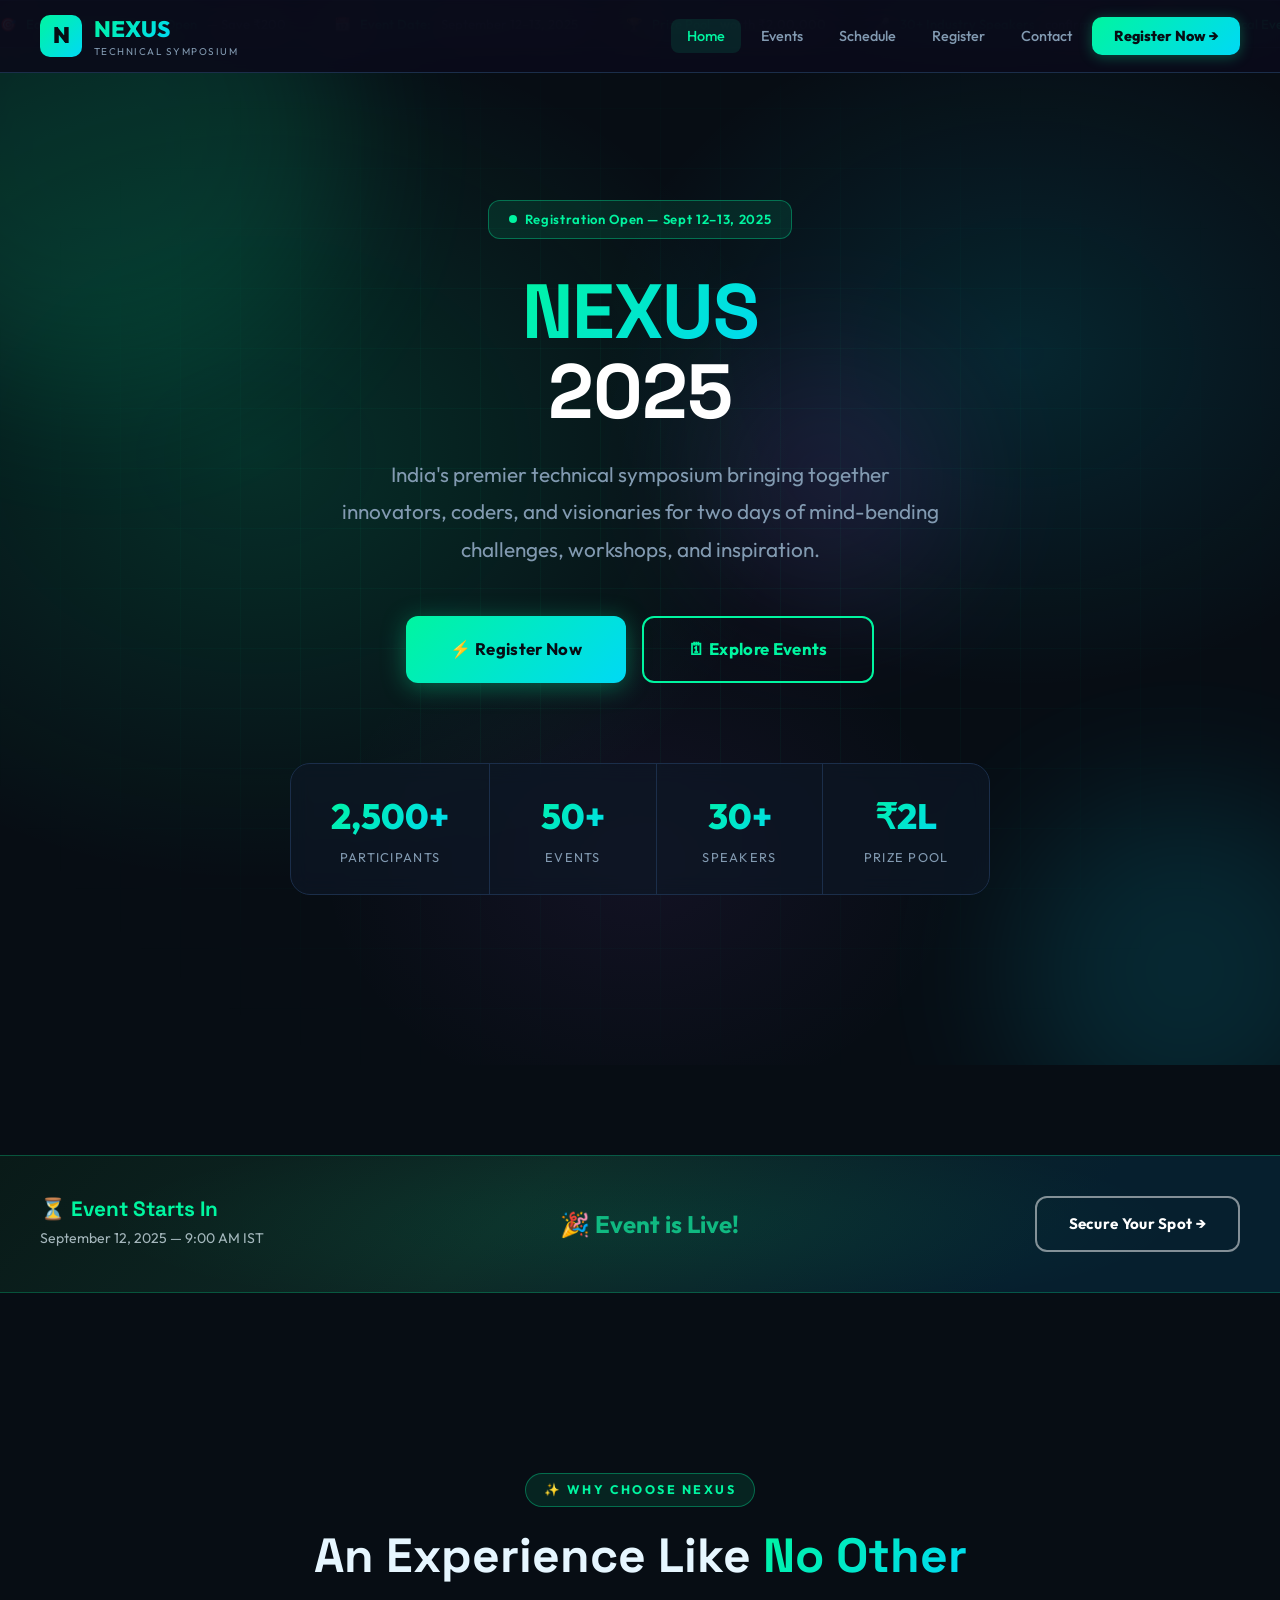
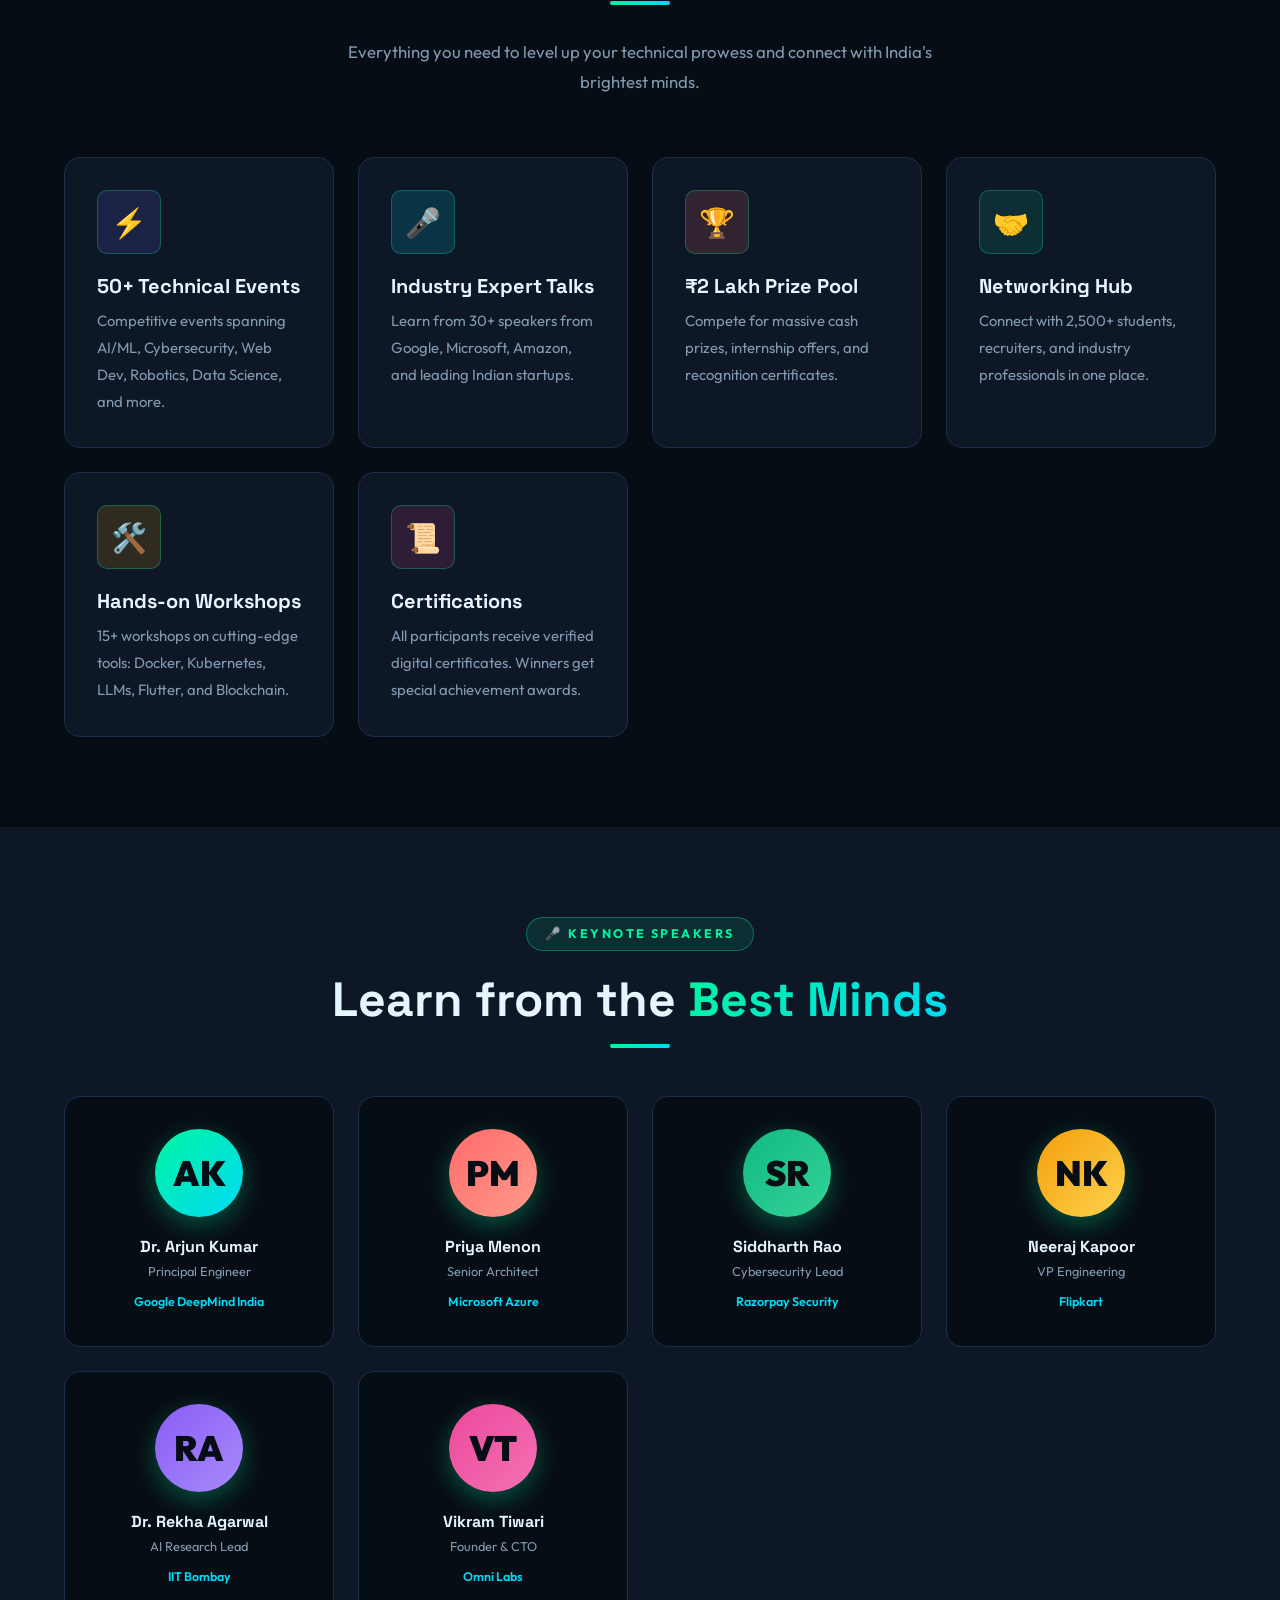
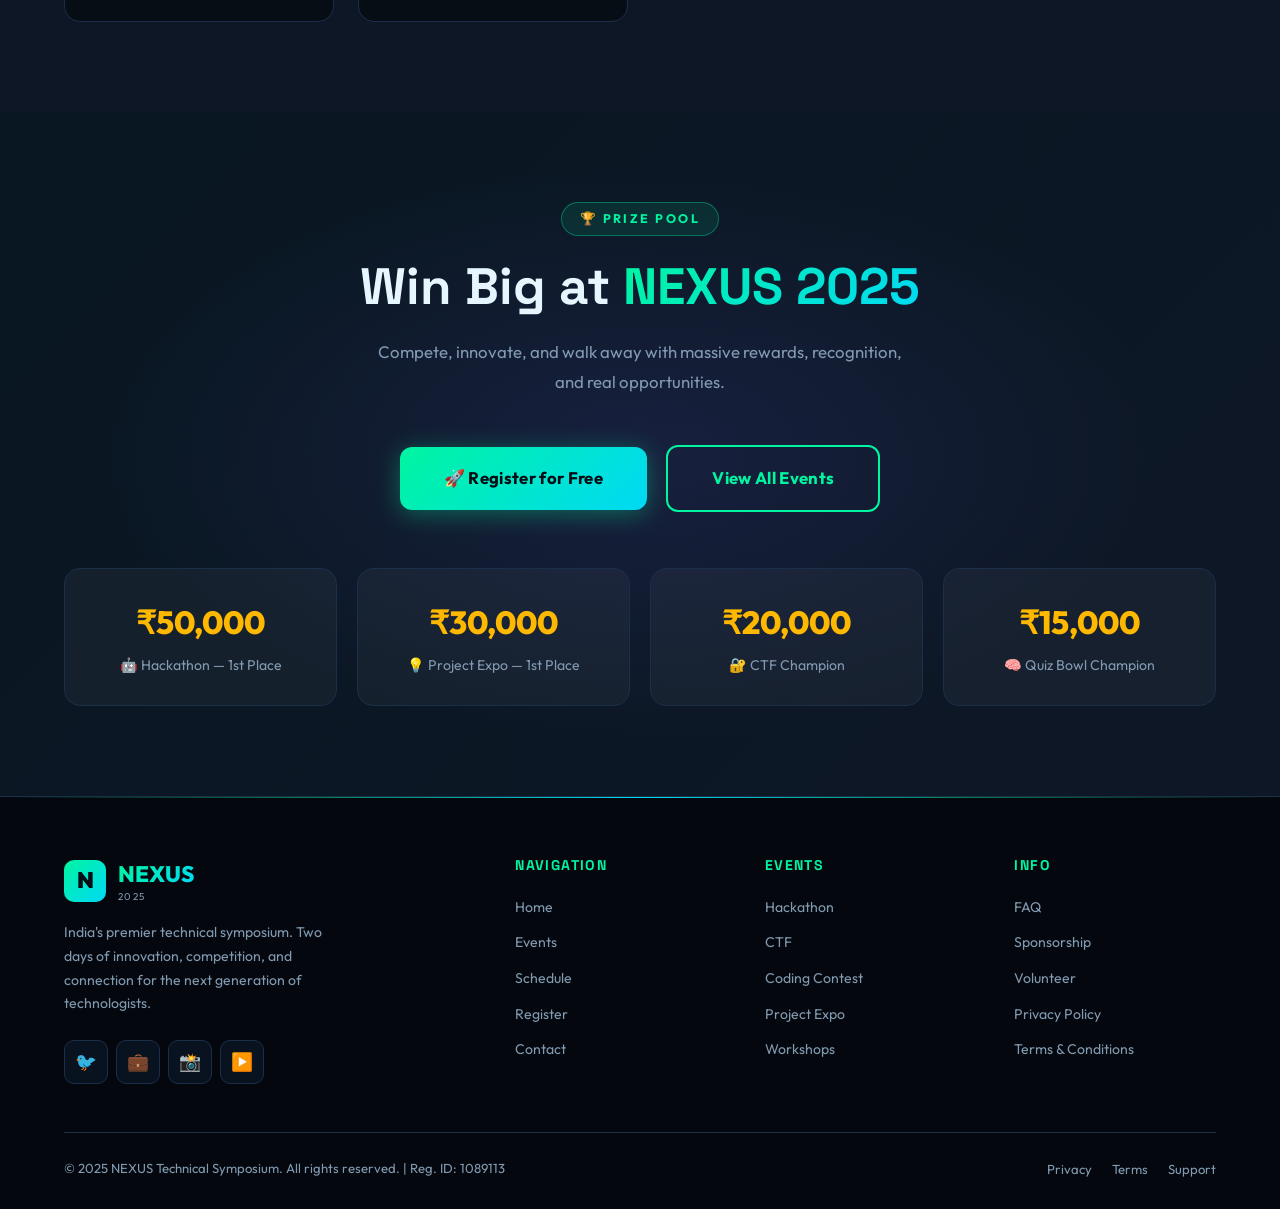
<file: nexus2025/frontend/index.html>
<!DOCTYPE html>
<html lang="en">
<head>
  <meta charset="UTF-8" />
  <meta name="viewport" content="width=device-width, initial-scale=1.0" />
  <meta name="description" content="NEXUS 2025 – India's premier technical symposium. Join 2000+ students, 50+ events, 30+ speakers. Register now!" />
  <title>NEXUS 2025 | Technical Symposium</title>

  <!-- Google Fonts -->
  <link rel="preconnect" href="https://fonts.googleapis.com" />
  <link href="https://fonts.googleapis.com/css2?family=Outfit:wght@300;400;500;600;700;800;900&family=Space+Grotesk:wght@400;500;600;700;800&display=swap" rel="stylesheet" />

  <!-- External CSS -->
  <link rel="stylesheet" href="style.css" />

  <!-- Internal CSS -->
  <style>
    /* ── Internal CSS — Home page specific ── */
    #home-ticker {
      background: rgba(0, 245, 160, 0.05);
      border-top: 1px solid var(--dark-border);
      border-bottom: 1px solid var(--dark-border);
      overflow: hidden;
      padding: 10px 0;
      white-space: nowrap;
    }

    .ticker-track {
      display: inline-flex;
      gap: 48px;
      animation: ticker 28s linear infinite;
    }

    .ticker-item {
      display: inline-flex;
      align-items: center;
      gap: 10px;
      font-size: 0.82rem;
      font-weight: 500;
      color: var(--text-muted);
    }

    .ticker-item span { color: var(--primary); }

    @keyframes ticker {
      from { transform: translateX(0); }
      to   { transform: translateX(-50%); }
    }

    #speakers { background: var(--dark-card); }

    .speakers-grid {
      display: grid;
      grid-template-columns: repeat(auto-fill, minmax(220px, 1fr));
      gap: 24px;
    }

    .speaker-card {
      text-align: center;
      padding: 32px 20px;
      border-radius: var(--radius);
      background: var(--dark);
      border: 1px solid var(--dark-border);
      transition: var(--transition);
    }

    .speaker-card:hover {
      border-color: var(--glass-border);
      transform: translateY(-4px);
      box-shadow: var(--shadow);
    }

    .speaker-avatar {
      width: 88px; height: 88px;
      border-radius: 50%;
      margin: 0 auto 20px;
      font-size: 2.2rem;
      display: flex; align-items: center; justify-content: center;
      background: linear-gradient(135deg, var(--primary), var(--secondary));
      box-shadow: 0 8px 24px rgba(0,245,160,0.3);
      color: #070D14;
      font-weight: 900;
    }

    .speaker-name { font-size: 1rem; font-weight: 700; color: var(--text-primary); margin-bottom: 4px; }
    .speaker-role { font-size: 0.8rem; color: var(--text-muted); margin-bottom: 8px; }
    .speaker-org { font-size: 0.78rem; color: var(--secondary); font-weight: 600; }

    #cta-section {
      background: linear-gradient(135deg, #091722, var(--dark-card));
      position: relative;
      overflow: hidden;
      text-align: center;
    }

    #cta-section::before {
      content: '';
      position: absolute;
      inset: 0;
      background: radial-gradient(ellipse 60% 60% at 50% 50%, rgba(108,99,255,0.12) 0%, transparent 70%);
    }

    #cta-section .container { position: relative; z-index: 1; }

    .cta-title { font-size: clamp(2rem, 4vw, 3.2rem); font-weight: 800; margin-bottom: 20px; }
    .cta-sub { font-size: 1.05rem; color: var(--text-muted); max-width: 540px; margin: 0 auto 48px; }

    .prize-pool-grid {
      display: grid;
      grid-template-columns: repeat(auto-fit, minmax(200px, 1fr));
      gap: 20px;
      margin-top: 56px;
    }

    .prize-card {
      background: rgba(255,255,255,0.04);
      border: 1px solid var(--dark-border);
      border-radius: 16px;
      padding: 28px;
      text-align: center;
    }

    .prize-amount { font-size: 2rem; font-weight: 800; color: var(--warning); margin-bottom: 6px; }
    .prize-event { font-size: 0.88rem; color: var(--text-muted); }

    @media (max-width: 768px) {
      .speakers-grid { grid-template-columns: repeat(2, 1fr); }
      .prize-pool-grid { grid-template-columns: 1fr 1fr; }
    }

    @media (max-width: 480px) {
      .speakers-grid { grid-template-columns: 1fr; }
      .prize-pool-grid { grid-template-columns: 1fr; }
    }
  </style>
</head>

<body>
  <!-- ────────────────────────────────────────────
       NAVIGATION
  ──────────────────────────────────────────── -->
  <nav id="navbar" role="navigation" aria-label="Main navigation">
    <div class="nav-inner">
      <a href="index.html" class="nav-logo" aria-label="NEXUS 2025 Home">
        <div class="logo-icon">N</div>
        <div>
          <span class="logo-text">NEXUS</span>
          <span class="logo-sub">Technical Symposium</span>
        </div>
      </a>

      <ul class="nav-links" id="nav-menu" role="menubar">
        <li role="none"><a href="index.html" class="active" role="menuitem">Home</a></li>
        <li role="none"><a href="events.html" role="menuitem">Events</a></li>
        <li role="none"><a href="schedule.html" role="menuitem">Schedule</a></li>
        <li role="none"><a href="register.html" role="menuitem">Register</a></li>
        <li role="none"><a href="contact.html" role="menuitem">Contact</a></li>
        <li role="none"><a href="register.html" class="nav-cta" role="menuitem">Register Now →</a></li>
      </ul>

      <button class="nav-toggle" id="nav-toggle" aria-label="Toggle navigation" aria-expanded="false">
        <span></span>
        <span></span>
        <span></span>
      </button>
    </div>
  </nav>

  <!-- ────────────────────────────────────────────
       NEWS TICKER
  ──────────────────────────────────────────── -->
  <div id="home-ticker" aria-live="polite">
    <div class="ticker-track">
      <span class="ticker-item">🎯 <span>Early Bird Registration Open</span> — Save ₹200</span>
      <span class="ticker-item">📅 <span>Event Date:</span> September 12–13, 2025</span>
      <span class="ticker-item">🏆 <span>Prize Pool</span> worth ₹2,00,000</span>
      <span class="ticker-item">🎤 <span>30+ Industry Speakers</span> confirmed</span>
      <span class="ticker-item">💻 <span>50+ Technical Events</span> across 8 domains</span>
      <span class="ticker-item">🎯 <span>Early Bird Registration Open</span> — Save ₹200</span>
      <span class="ticker-item">📅 <span>Event Date:</span> September 12–13, 2025</span>
      <span class="ticker-item">🏆 <span>Prize Pool</span> worth ₹2,00,000</span>
      <span class="ticker-item">🎤 <span>30+ Industry Speakers</span> confirmed</span>
      <span class="ticker-item">💻 <span>50+ Technical Events</span> across 8 domains</span>
    </div>
  </div>

  <!-- ────────────────────────────────────────────
       HERO SECTION
  ──────────────────────────────────────────── -->
  <main>
    <section id="hero" aria-label="Hero section">
      <div class="hero-bg"></div>
      <div class="hero-grid"></div>
      <div class="orb orb-1"></div>
      <div class="orb orb-2"></div>
      <div class="orb orb-3"></div>

      <div class="container hero-content">
        <div class="hero-badge">
          <span class="dot"></span>
          Registration Open — Sept 12–13, 2025
        </div>

        <h1 class="hero-title" id="page-title">
          <span class="text-gradient">NEXUS</span><br />
          <span style="color: #fff;">2025</span>
        </h1>

        <p class="hero-subtitle">
          India's premier technical symposium bringing together innovators, coders, and visionaries for two days of mind-bending challenges, workshops, and inspiration.
        </p>

        <div class="hero-actions">
          <a href="register.html" class="btn btn-primary btn-lg" id="hero-register-btn">
            ⚡ Register Now
          </a>
          <a href="events.html" class="btn btn-outline btn-lg" id="hero-events-btn">
            🗓 Explore Events
          </a>
        </div>

        <div class="hero-stats">
          <div class="stat-item">
            <span class="stat-number">2,500+</span>
            <span class="stat-label">Participants</span>
          </div>
          <div class="stat-item">
            <span class="stat-number">50+</span>
            <span class="stat-label">Events</span>
          </div>
          <div class="stat-item">
            <span class="stat-number">30+</span>
            <span class="stat-label">Speakers</span>
          </div>
          <div class="stat-item">
            <span class="stat-number">₹2L</span>
            <span class="stat-label">Prize Pool</span>
          </div>
        </div>
      </div>
    </section>

    <!-- ────────────────────────────────────────────
         COUNTDOWN
    ──────────────────────────────────────────── -->
    <section id="countdown-section" aria-label="Event countdown">
      <div class="countdown-bar">
        <div class="countdown-inner">
          <div class="countdown-text">
            <h3>⏳ Event Starts In</h3>
            <p>September 12, 2025 — 9:00 AM IST</p>
          </div>
          <div class="countdown-timer" id="countdown" aria-label="Countdown timer">
            <div class="time-block"><span class="time-number" id="days">00</span><span class="time-label">Days</span></div>
            <div class="time-block"><span class="time-number" id="hours">00</span><span class="time-label">Hours</span></div>
            <div class="time-block"><span class="time-number" id="minutes">00</span><span class="time-label">Mins</span></div>
            <div class="time-block"><span class="time-number" id="seconds">00</span><span class="time-label">Secs</span></div>
          </div>
          <a href="register.html" class="btn btn-outline" style="color:#fff;border-color:rgba(255,255,255,0.5);">Secure Your Spot →</a>
        </div>
      </div>
    </section>

    <!-- ────────────────────────────────────────────
         WHY ATTEND / FEATURES
    ──────────────────────────────────────────── -->
    <section id="features" aria-labelledby="features-heading">
      <div class="container">
        <div class="text-center mb-48">
          <span class="section-label">✨ Why Choose NEXUS</span>
          <h2 class="section-title" id="features-heading">An Experience Like <span class="text-gradient">No Other</span></h2>
          <div class="divider"></div>
          <p class="section-subtitle">Everything you need to level up your technical prowess and connect with India's brightest minds.</p>
        </div>

        <div class="features-grid">
          <article class="card" style="--card-color: #6C63FF;">
            <div class="card-icon" style="background: rgba(108,99,255,0.15);">⚡</div>
            <h3 class="card-title">50+ Technical Events</h3>
            <p class="card-text">Competitive events spanning AI/ML, Cybersecurity, Web Dev, Robotics, Data Science, and more.</p>
          </article>

          <article class="card">
            <div class="card-icon" style="background: rgba(0,212,255,0.15);">🎤</div>
            <h3 class="card-title">Industry Expert Talks</h3>
            <p class="card-text">Learn from 30+ speakers from Google, Microsoft, Amazon, and leading Indian startups.</p>
          </article>

          <article class="card">
            <div class="card-icon" style="background: rgba(255,107,107,0.15);">🏆</div>
            <h3 class="card-title">₹2 Lakh Prize Pool</h3>
            <p class="card-text">Compete for massive cash prizes, internship offers, and recognition certificates.</p>
          </article>

          <article class="card">
            <div class="card-icon" style="background: rgba(16,185,129,0.15);">🤝</div>
            <h3 class="card-title">Networking Hub</h3>
            <p class="card-text">Connect with 2,500+ students, recruiters, and industry professionals in one place.</p>
          </article>

          <article class="card">
            <div class="card-icon" style="background: rgba(245,158,11,0.15);">🛠️</div>
            <h3 class="card-title">Hands-on Workshops</h3>
            <p class="card-text">15+ workshops on cutting-edge tools: Docker, Kubernetes, LLMs, Flutter, and Blockchain.</p>
          </article>

          <article class="card">
            <div class="card-icon" style="background: rgba(236,72,153,0.15);">📜</div>
            <h3 class="card-title">Certifications</h3>
            <p class="card-text">All participants receive verified digital certificates. Winners get special achievement awards.</p>
          </article>
        </div>
      </div>
    </section>

    <!-- ────────────────────────────────────────────
         SPEAKERS
    ──────────────────────────────────────────── -->
    <section id="speakers" aria-labelledby="speakers-heading">
      <div class="container">
        <div class="text-center mb-48">
          <span class="section-label">🎤 Keynote Speakers</span>
          <h2 class="section-title" id="speakers-heading">Learn from the <span class="text-gradient">Best Minds</span></h2>
          <div class="divider"></div>
        </div>

        <div class="speakers-grid">
          <article class="speaker-card">
            <div class="speaker-avatar">AK</div>
            <h3 class="speaker-name">Dr. Arjun Kumar</h3>
            <p class="speaker-role">Principal Engineer</p>
            <p class="speaker-org">Google DeepMind India</p>
          </article>

          <article class="speaker-card">
            <div class="speaker-avatar" style="background: linear-gradient(135deg, #FF6B6B, #FF9A8B);">PM</div>
            <h3 class="speaker-name">Priya Menon</h3>
            <p class="speaker-role">Senior Architect</p>
            <p class="speaker-org">Microsoft Azure</p>
          </article>

          <article class="speaker-card">
            <div class="speaker-avatar" style="background: linear-gradient(135deg, #10B981, #34D399);">SR</div>
            <h3 class="speaker-name">Siddharth Rao</h3>
            <p class="speaker-role">Cybersecurity Lead</p>
            <p class="speaker-org">Razorpay Security</p>
          </article>

          <article class="speaker-card">
            <div class="speaker-avatar" style="background: linear-gradient(135deg, #F59E0B, #FCD34D);">NK</div>
            <h3 class="speaker-name">Neeraj Kapoor</h3>
            <p class="speaker-role">VP Engineering</p>
            <p class="speaker-org">Flipkart</p>
          </article>

          <article class="speaker-card">
            <div class="speaker-avatar" style="background: linear-gradient(135deg, #8B5CF6, #A78BFA);">RA</div>
            <h3 class="speaker-name">Dr. Rekha Agarwal</h3>
            <p class="speaker-role">AI Research Lead</p>
            <p class="speaker-org">IIT Bombay</p>
          </article>

          <article class="speaker-card">
            <div class="speaker-avatar" style="background: linear-gradient(135deg, #EC4899, #F472B6);">VT</div>
            <h3 class="speaker-name">Vikram Tiwari</h3>
            <p class="speaker-role">Founder & CTO</p>
            <p class="speaker-org">Omni Labs</p>
          </article>
        </div>
      </div>
    </section>

    <!-- ────────────────────────────────────────────
         CTA / PRIZES
    ──────────────────────────────────────────── -->
    <section id="cta-section" aria-labelledby="cta-heading">
      <div class="container">
        <span class="section-label">🏆 Prize Pool</span>
        <h2 class="cta-title" id="cta-heading">Win Big at <span class="text-gradient">NEXUS 2025</span></h2>
        <p class="cta-sub">Compete, innovate, and walk away with massive rewards, recognition, and real opportunities.</p>

        <div>
          <a href="register.html" class="btn btn-primary btn-lg" id="cta-register-btn">
            🚀 Register for Free
          </a>
          <!-- Inline CSS example -->
          <a href="events.html" class="btn btn-outline btn-lg" style="margin-left: 16px;">View All Events</a>
        </div>

        <div class="prize-pool-grid">
          <div class="prize-card">
            <div class="prize-amount">₹50,000</div>
            <div class="prize-event">🤖 Hackathon — 1st Place</div>
          </div>
          <div class="prize-card">
            <div class="prize-amount">₹30,000</div>
            <div class="prize-event">💡 Project Expo — 1st Place</div>
          </div>
          <div class="prize-card">
            <div class="prize-amount">₹20,000</div>
            <div class="prize-event">🔐 CTF Champion</div>
          </div>
          <div class="prize-card">
            <div class="prize-amount">₹15,000</div>
            <div class="prize-event">🧠 Quiz Bowl Champion</div>
          </div>
        </div>
      </div>
    </section>
  </main>

  <!-- ────────────────────────────────────────────
       FOOTER
  ──────────────────────────────────────────── -->
  <footer role="contentinfo">
    <div class="container">
      <div class="footer-grid">
        <div class="footer-brand">
          <a href="index.html" class="nav-logo" style="display:inline-flex; margin-bottom:0;">
            <div class="logo-icon">N</div>
            <div><span class="logo-text">NEXUS</span><span class="logo-sub">2025</span></div>
          </a>
          <p>India's premier technical symposium. Two days of innovation, competition, and connection for the next generation of technologists.</p>
          <div class="d-flex gap-8">
            <a href="#" class="social-link" aria-label="Twitter">🐦</a>
            <a href="#" class="social-link" aria-label="LinkedIn">💼</a>
            <a href="#" class="social-link" aria-label="Instagram">📸</a>
            <a href="#" class="social-link" aria-label="YouTube">▶️</a>
          </div>
        </div>

        <div class="footer-col">
          <h4 class="footer-col-title">Navigation</h4>
          <ul>
            <li><a href="index.html">Home</a></li>
            <li><a href="events.html">Events</a></li>
            <li><a href="schedule.html">Schedule</a></li>
            <li><a href="register.html">Register</a></li>
            <li><a href="contact.html">Contact</a></li>
          </ul>
        </div>

        <div class="footer-col">
          <h4 class="footer-col-title">Events</h4>
          <ul>
            <li><a href="events.html">Hackathon</a></li>
            <li><a href="events.html">CTF</a></li>
            <li><a href="events.html">Coding Contest</a></li>
            <li><a href="events.html">Project Expo</a></li>
            <li><a href="events.html">Workshops</a></li>
          </ul>
        </div>

        <div class="footer-col">
          <h4 class="footer-col-title">Info</h4>
          <ul>
            <li><a href="contact.html">FAQ</a></li>
            <li><a href="#">Sponsorship</a></li>
            <li><a href="#">Volunteer</a></li>
            <li><a href="#">Privacy Policy</a></li>
            <li><a href="#">Terms &amp; Conditions</a></li>
          </ul>
        </div>
      </div>

      <div class="footer-bottom">
        <p>© 2025 NEXUS Technical Symposium. All rights reserved. | Reg. ID: 1089113</p>
        <div class="footer-bottom-links">
          <a href="#">Privacy</a>
          <a href="#">Terms</a>
          <a href="contact.html">Support</a>
        </div>
      </div>
    </div>
  </footer>

  <!-- JS -->
  <script>
    // ── Hamburger Menu ──
    const toggle = document.getElementById('nav-toggle');
    const menu   = document.getElementById('nav-menu');
    toggle.addEventListener('click', () => {
      menu.classList.toggle('open');
      toggle.setAttribute('aria-expanded', menu.classList.contains('open'));
    });

    // ── Countdown Timer ──
    function updateCountdown() {
      const target = new Date('2025-09-12T09:00:00+05:30').getTime();
      const now    = Date.now();
      const diff   = target - now;
      if (diff <= 0) {
        document.getElementById('countdown').innerHTML = '<span style="color:#10B981;font-size:1.5rem;font-weight:700;">🎉 Event is Live!</span>';
        return;
      }
      const d = Math.floor(diff / 86400000);
      const h = Math.floor((diff % 86400000) / 3600000);
      const m = Math.floor((diff % 3600000) / 60000);
      const s = Math.floor((diff % 60000) / 1000);
      document.getElementById('days').textContent    = String(d).padStart(2,'0');
      document.getElementById('hours').textContent   = String(h).padStart(2,'0');
      document.getElementById('minutes').textContent = String(m).padStart(2,'0');
      document.getElementById('seconds').textContent = String(s).padStart(2,'0');
    }
    updateCountdown();
    setInterval(updateCountdown, 1000);

    // ── Navbar Scroll Effect ──
    window.addEventListener('scroll', () => {
      const nb = document.getElementById('navbar');
      nb.style.background = window.scrollY > 50
        ? 'rgba(10,10,26,0.98)'
        : 'rgba(10,10,26,0.9)';
    });

    // ── Intersection Observer — Fade-in cards ──
    const observer = new IntersectionObserver((entries) => {
      entries.forEach(e => {
        if (e.isIntersecting) {
          e.target.style.opacity = '1';
          e.target.style.transform = 'translateY(0)';
        }
      });
    }, { threshold: 0.1 });

    document.querySelectorAll('.card, .speaker-card, .prize-card').forEach(el => {
      el.style.opacity = '0';
      el.style.transform = 'translateY(20px)';
      el.style.transition = 'opacity 0.6s ease, transform 0.6s ease';
      observer.observe(el);
    });
  </script>
</body>
</html>
</file>
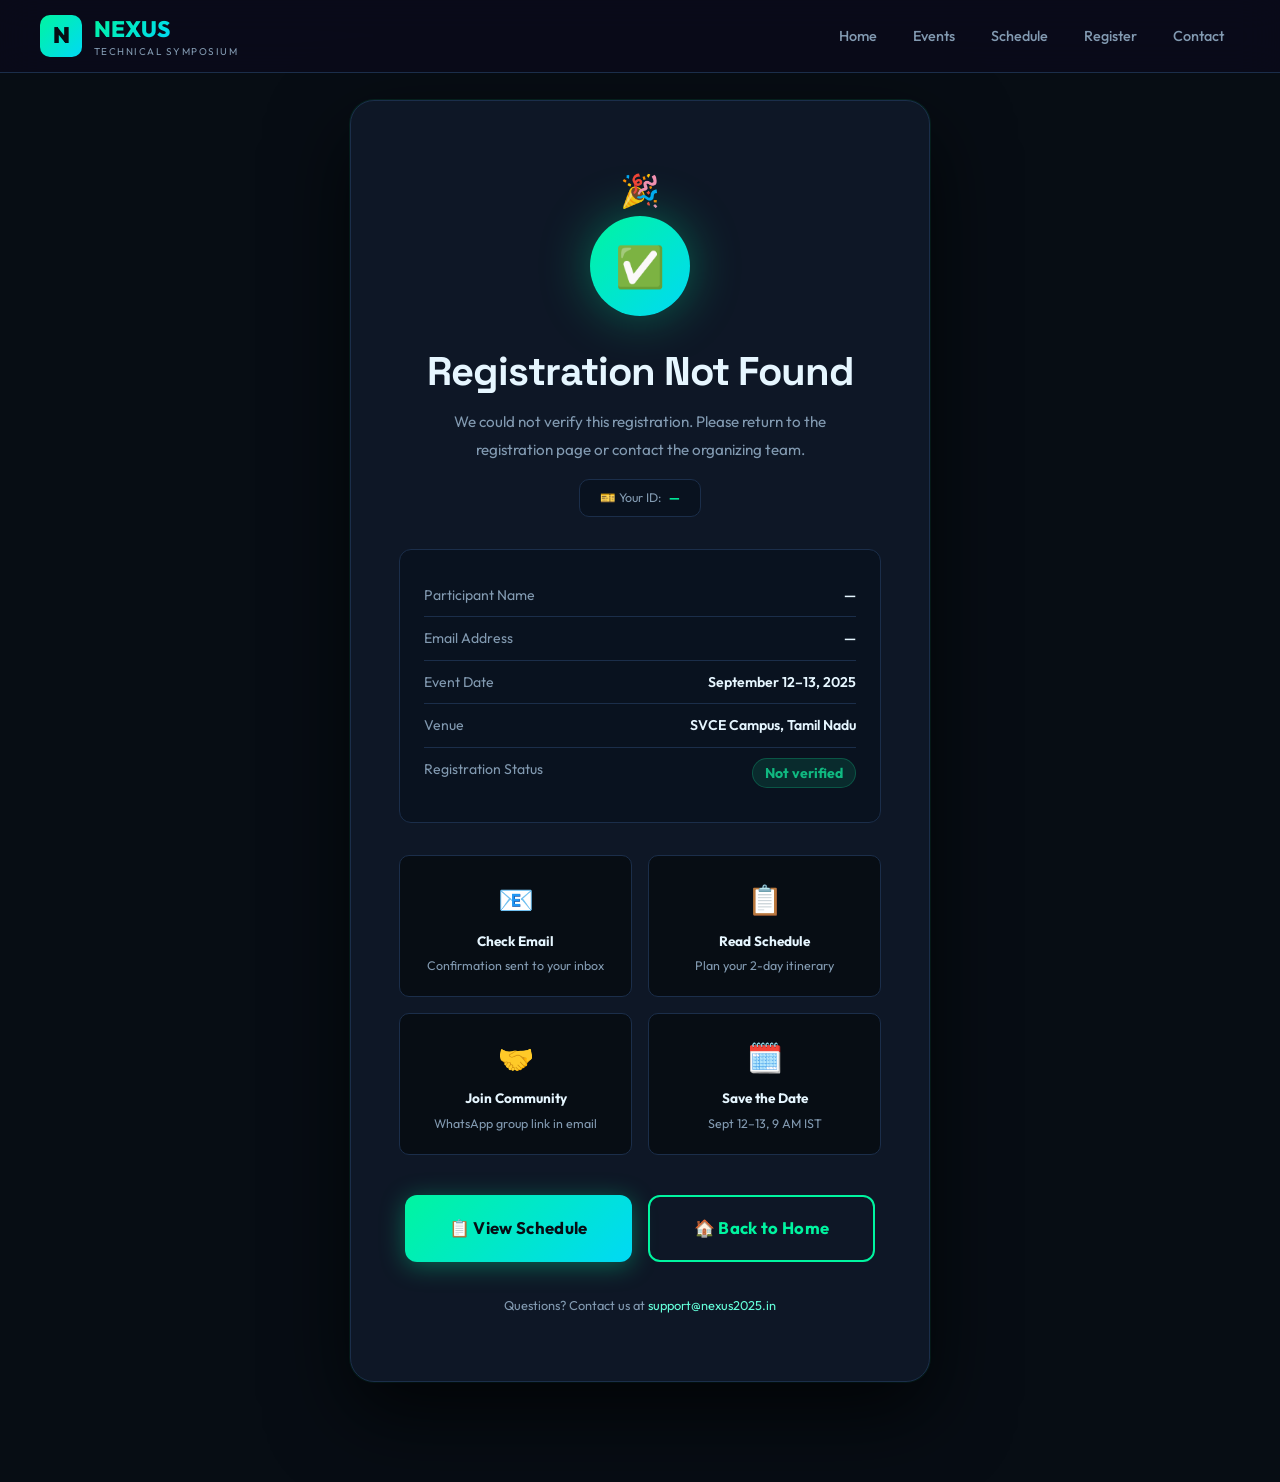
<file: nexus2025/frontend/confirm.html>
<!DOCTYPE html>
<html lang="en">
<head>
  <meta charset="UTF-8" />
  <meta name="viewport" content="width=device-width, initial-scale=1.0" />
  <meta name="description" content="Registration Confirmed! You are now registered for NEXUS 2025 Technical Symposium." />
  <title>Registration Confirmed | NEXUS 2025</title>

  <link rel="preconnect" href="https://fonts.googleapis.com" />
  <link href="https://fonts.googleapis.com/css2?family=Outfit:wght@300;400;500;600;700;800;900&family=Space+Grotesk:wght@400;500;600;700;800&display=swap" rel="stylesheet" />
  <link rel="stylesheet" href="style.css" />

  <!-- Internal CSS -->
  <style>
    body { background: var(--dark); }

    /* Animated particle background */
    .particles {
      position: fixed;
      inset: 0;
      overflow: hidden;
      pointer-events: none;
      z-index: 0;
    }

    .particle {
      position: absolute;
      width: 4px; height: 4px;
      background: var(--primary);
      border-radius: 50%;
      opacity: 0;
      animation: rise linear infinite;
    }

    @keyframes rise {
      0%   { transform: translateY(100vh) scale(0); opacity: 0; }
      10%  { opacity: 0.6; }
      90%  { opacity: 0.3; }
      100% { transform: translateY(-100px) scale(1.5); opacity: 0; }
    }

    .confirm-page { position: relative; z-index: 1; }

    .confirm-card {
      /* Using Inline CSS for some properties here */
      animation: slideUp 0.7s cubic-bezier(0.34,1.2,0.64,1) forwards;
    }

    @keyframes slideUp {
      from { opacity: 0; transform: translateY(40px); }
      to   { opacity: 1; transform: translateY(0); }
    }

    .confetti {
      font-size: 2rem;
      display: block;
      animation: bounce 0.8s ease-in-out infinite alternate;
    }

    @keyframes bounce {
      from { transform: translateY(0); }
      to   { transform: translateY(-10px); }
    }

    .next-steps {
      display: grid;
      grid-template-columns: repeat(auto-fill, minmax(180px, 1fr));
      gap: 16px;
      margin-top: 32px;
    }

    .next-step-item {
      background: var(--dark);
      border: 1px solid var(--dark-border);
      border-radius: var(--radius-sm);
      padding: 20px;
      text-align: center;
      transition: var(--transition);
    }

    .next-step-item:hover { border-color: var(--primary); }

    .next-step-icon { font-size: 1.8rem; display: block; margin-bottom: 8px; }
    .next-step-title { font-size: 0.85rem; font-weight: 700; color: var(--text-primary); margin-bottom: 4px; }
    .next-step-text { font-size: 0.78rem; color: var(--text-muted); }

    @media (max-width: 600px) {
      .next-steps { grid-template-columns: 1fr 1fr; }
    }
  </style>
</head>

<body>
  <!-- Animated Background Particles -->
  <div class="particles" id="particles" aria-hidden="true"></div>

  <!-- NAVBAR -->
  <nav id="navbar" role="navigation" aria-label="Main navigation" style="position:fixed;">
    <div class="nav-inner">
      <a href="index.html" class="nav-logo">
        <div class="logo-icon">N</div>
        <div><span class="logo-text">NEXUS</span><span class="logo-sub">Technical Symposium</span></div>
      </a>
      <ul class="nav-links" id="nav-menu" role="menubar">
        <li><a href="index.html">Home</a></li>
        <li><a href="events.html">Events</a></li>
        <li><a href="schedule.html">Schedule</a></li>
        <li><a href="register.html">Register</a></li>
        <li><a href="contact.html">Contact</a></li>
      </ul>
      <button class="nav-toggle" id="nav-toggle" aria-label="Toggle navigation" aria-expanded="false">
        <span></span><span></span><span></span>
      </button>
    </div>
  </nav>

  <!-- CONFIRMATION PAGE -->
  <main class="confirm-page" aria-label="Registration confirmation">
    <div class="confirm-card">
      <span class="confetti" aria-hidden="true">🎉</span>

      <div class="confirm-icon" aria-label="Success checkmark">✅</div>

      <h1 id="page-title" style="font-size:clamp(1.8rem,4vw,2.5rem); font-weight:800; color:var(--text-primary); margin-bottom:12px;">
        Registration <span class="text-gradient">Confirmed!</span>
      </h1>

      <p id="confirmation-message" style="color:var(--text-muted); font-size:0.95rem; max-width:420px; margin:0 auto;">
        Welcome to NEXUS 2025! Your spot is secured. Check your email for the confirmation and event kit details.
      </p>

      <div class="confirm-id" aria-label="Registration ID">
        🎫 Your ID: <strong id="reg-id">NX25-0000</strong>
      </div>

      <!-- Confirmation Details Table -->
      <div class="confirm-details" aria-label="Registration summary">
        <div class="confirm-row">
          <span>Participant Name</span>
          <span id="conf-name">—</span>
        </div>
        <div class="confirm-row">
          <span>Email Address</span>
          <span id="conf-email">—</span>
        </div>
        <div class="confirm-row">
          <span>Event Date</span>
          <span>September 12–13, 2025</span>
        </div>
        <div class="confirm-row">
          <span>Venue</span>
          <span>SVCE Campus, Tamil Nadu</span>
        </div>
        <div class="confirm-row">
          <span>Registration Status</span>
          <!-- Inline CSS for status badge -->
          <span id="registration-status" style="color:#10B981; font-weight:700; background:rgba(16,185,129,0.15); padding:3px 12px; border-radius:999px; border:1px solid rgba(16,185,129,0.3);">✓ Confirmed</span>
        </div>
      </div>

      <!-- Next Steps -->
      <div class="next-steps" aria-label="Next steps">
        <div class="next-step-item">
          <span class="next-step-icon">📧</span>
          <div class="next-step-title">Check Email</div>
          <div class="next-step-text">Confirmation sent to your inbox</div>
        </div>
        <div class="next-step-item">
          <span class="next-step-icon">📋</span>
          <div class="next-step-title">Read Schedule</div>
          <div class="next-step-text">Plan your 2-day itinerary</div>
        </div>
        <div class="next-step-item">
          <span class="next-step-icon">🤝</span>
          <div class="next-step-title">Join Community</div>
          <div class="next-step-text">WhatsApp group link in email</div>
        </div>
        <div class="next-step-item">
          <span class="next-step-icon">🗓️</span>
          <div class="next-step-title">Save the Date</div>
          <div class="next-step-text">Sept 12–13, 9 AM IST</div>
        </div>
      </div>

      <!-- Action Buttons -->
      <div style="display:flex; gap:16px; justify-content:center; flex-wrap:wrap; margin-top:40px;">
        <a href="schedule.html" class="btn btn-primary btn-lg">📋 View Schedule</a>
        <a href="index.html" class="btn btn-outline btn-lg">🏠 Back to Home</a>
      </div>

      <p style="margin-top:32px; font-size:0.8rem; color:var(--text-muted);">
        Questions? Contact us at <a href="contact.html" style="color:var(--primary-light);">support@nexus2025.in</a>
      </p>
    </div>
  </main>

  <script>
    // Hamburger
    const toggle = document.getElementById('nav-toggle');
    const menu   = document.getElementById('nav-menu');
    toggle.addEventListener('click', () => {
      menu.classList.toggle('open');
      toggle.setAttribute('aria-expanded', menu.classList.contains('open'));
    });

    const params = new URLSearchParams(window.location.search);
    const regId = params.get('reg_id');
    const confirmationMessage = document.getElementById('confirmation-message');

    async function loadRegistration() {
      if (!regId) {
        showLookupError();
        return;
      }

      try {
        const response = await fetch('/api/registration/' + encodeURIComponent(regId));
        const result = await response.json();
        if (!response.ok || !result.success) {
          showLookupError();
          return;
        }

        const registration = result.registration;
        document.getElementById('reg-id').textContent = registration.reg_id;
        document.getElementById('conf-name').textContent = registration.full_name;
        document.getElementById('conf-email').textContent = registration.email;
      } catch (_error) {
        showLookupError();
      }
    }

    function showLookupError() {
      document.getElementById('page-title').textContent = 'Registration Not Found';
      document.getElementById('reg-id').textContent = '—';
      document.getElementById('conf-name').textContent = '—';
      document.getElementById('conf-email').textContent = '—';
      document.getElementById('registration-status').textContent = 'Not verified';
      confirmationMessage.textContent = 'We could not verify this registration. Please return to the registration page or contact the organizing team.';
    }

    loadRegistration();

    // Animated particles
    const container = document.getElementById('particles');
    const colors = ['#00F5A0','#00D9F5','#FF2A6D','#FFB800','#9D4EDD'];
    for (let i = 0; i < 30; i++) {
      const p = document.createElement('div');
      p.className = 'particle';
      p.style.cssText = `
        left: ${Math.random()*100}%;
        width: ${Math.random()*6+2}px;
        height: ${Math.random()*6+2}px;
        background: ${colors[Math.floor(Math.random()*colors.length)]};
        animation-duration: ${Math.random()*6+4}s;
        animation-delay: ${Math.random()*6}s;
      `;
      container.appendChild(p);
    }

    // Navbar scroll
    window.addEventListener('scroll', () => {
      document.getElementById('navbar').style.background =
        window.scrollY > 50 ? 'rgba(10,10,26,0.98)' : 'rgba(10,10,26,0.9)';
    });
  </script>
</body>
</html>
</file>
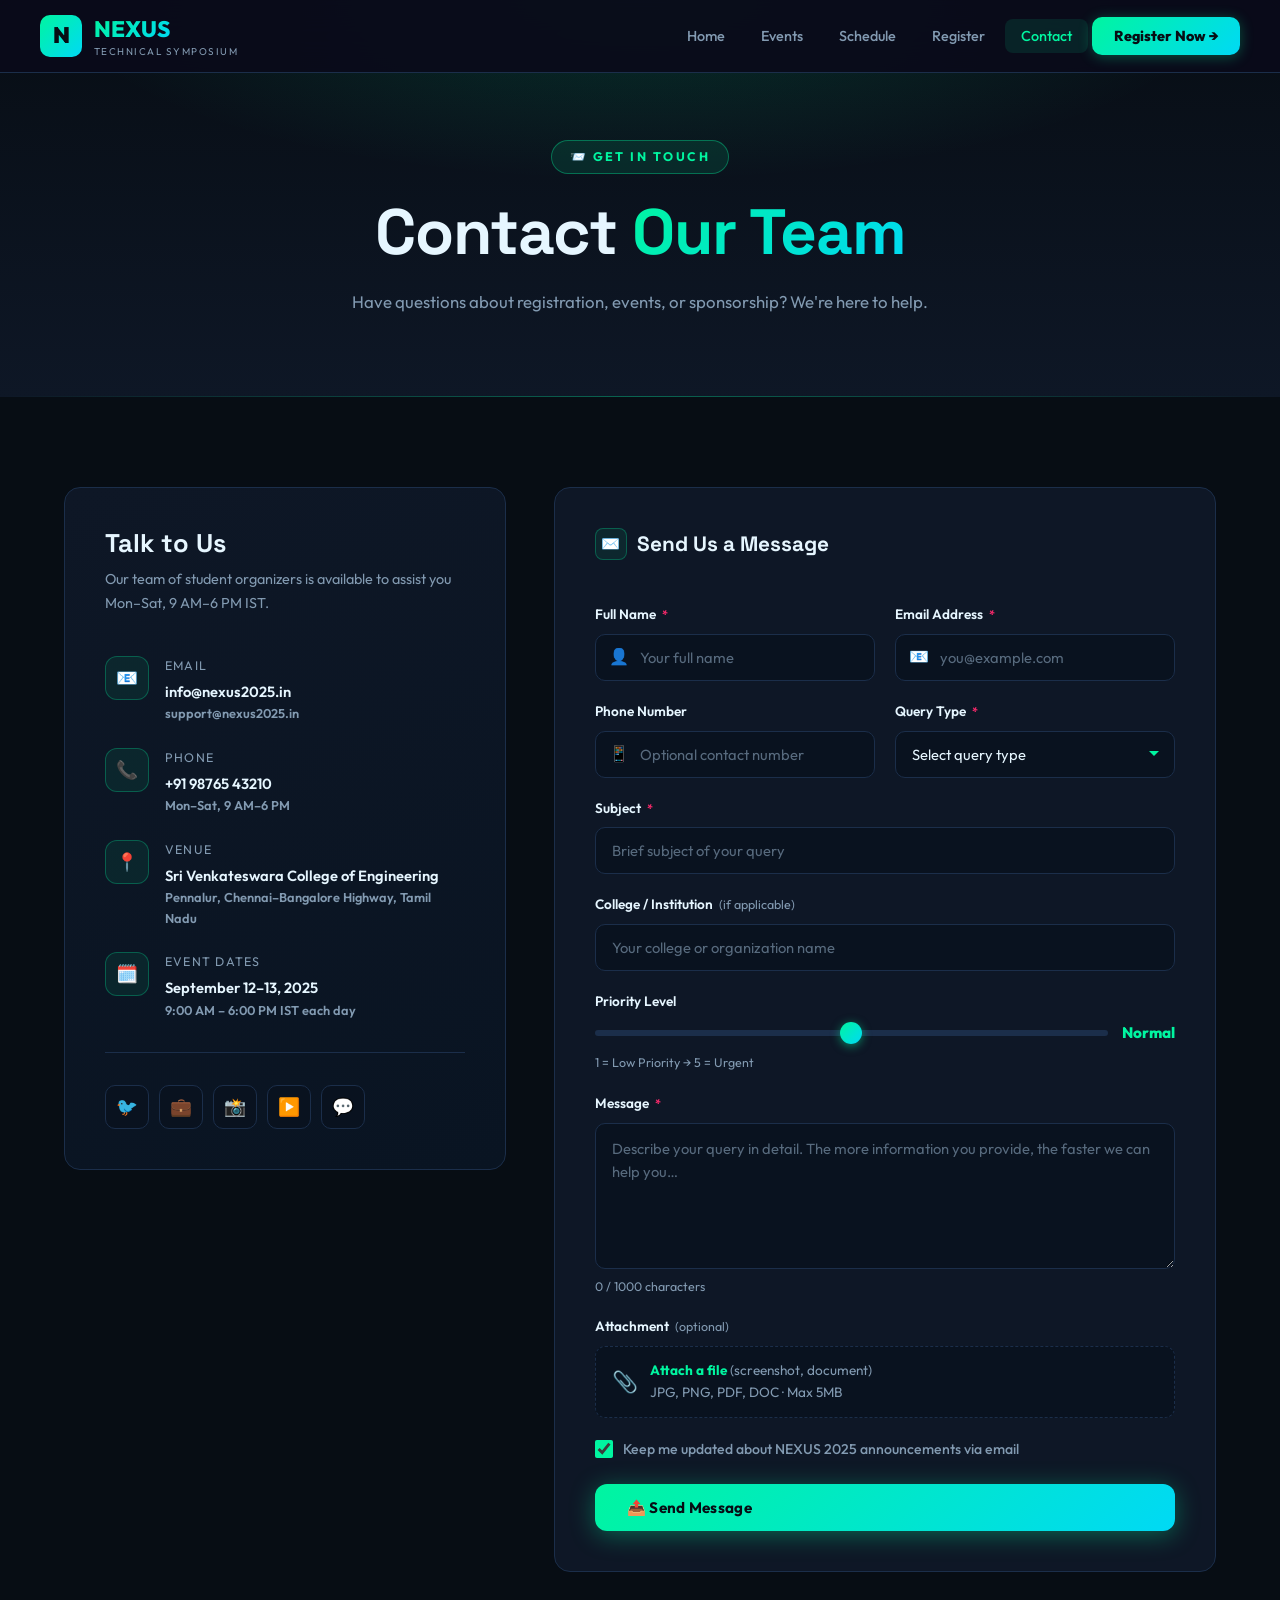
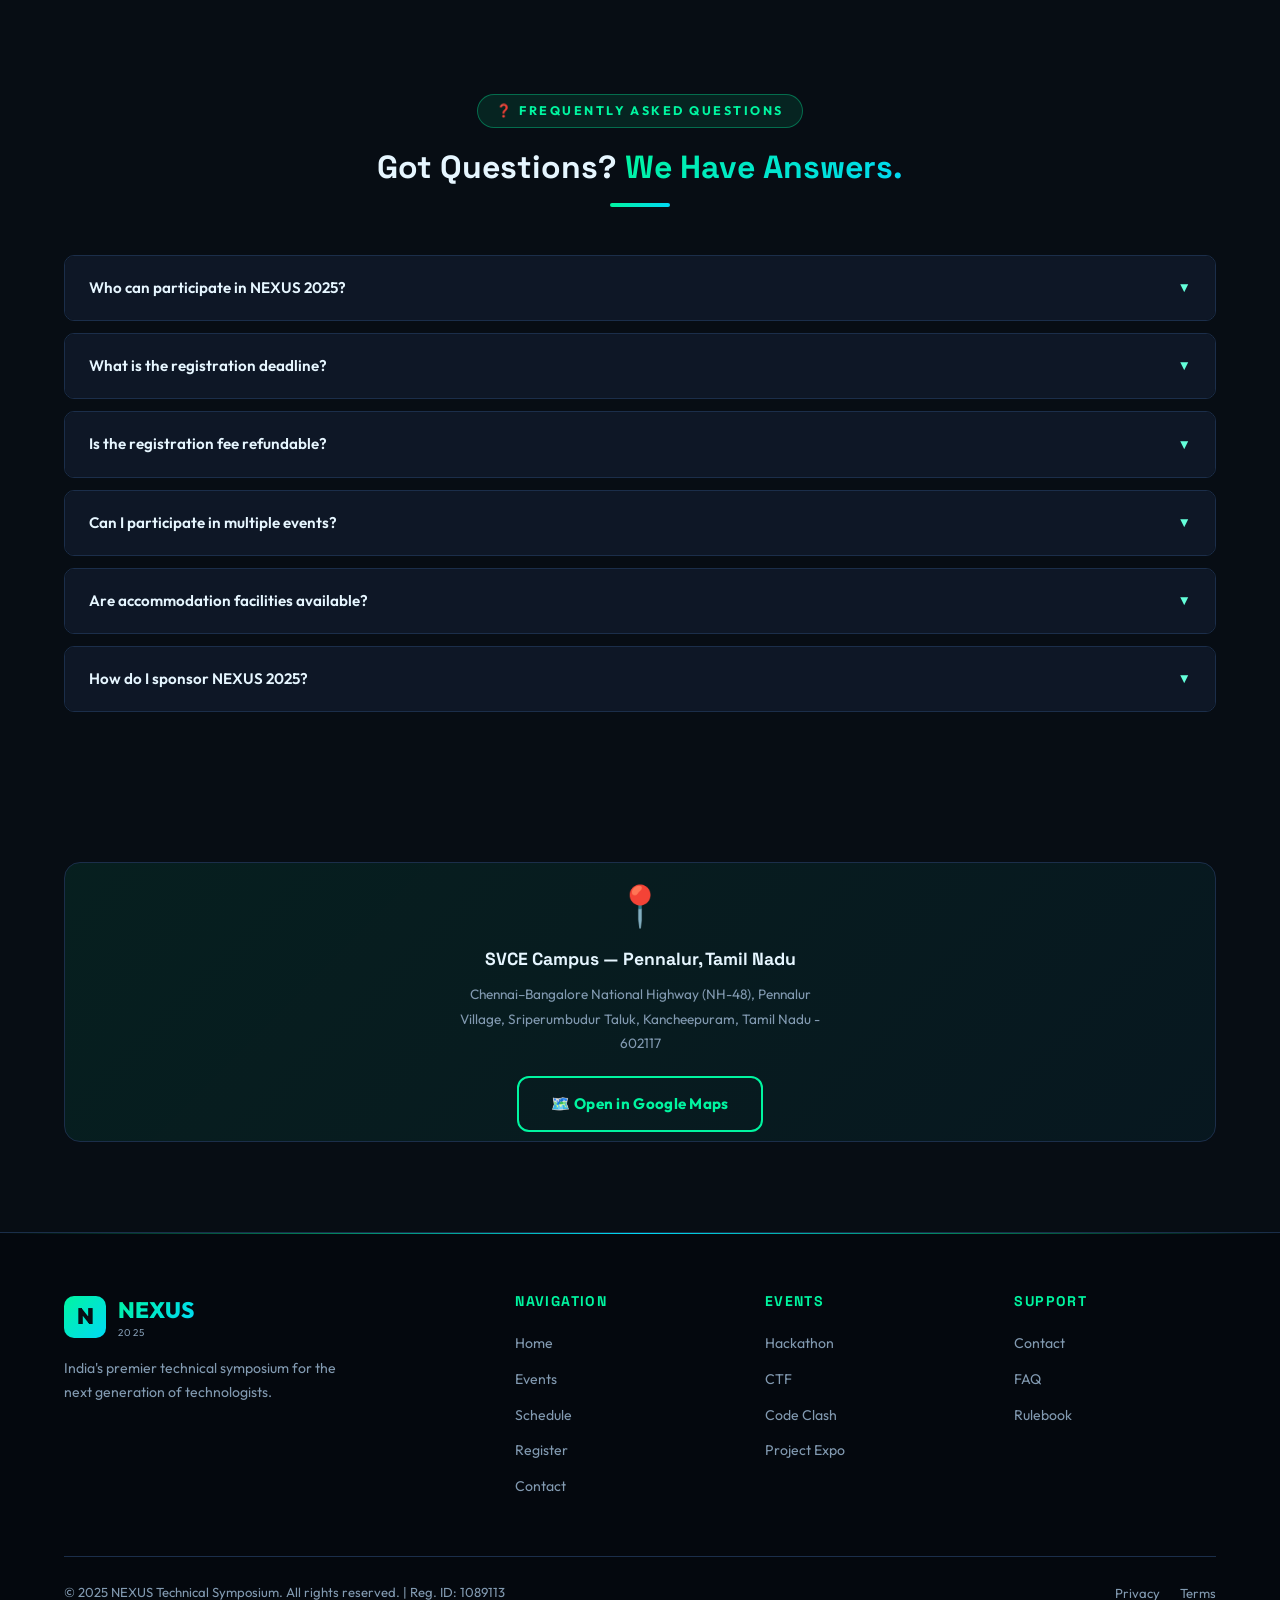
<file: nexus2025/frontend/contact.html>
<!DOCTYPE html>
<html lang="en">
<head>
  <meta charset="UTF-8" />
  <meta name="viewport" content="width=device-width, initial-scale=1.0" />
  <meta name="description" content="Contact the NEXUS 2025 organizing team — get help with registration, event queries, sponsorships, and more." />
  <title>Contact Us | NEXUS 2025 Technical Symposium</title>

  <link rel="preconnect" href="https://fonts.googleapis.com" />
  <link href="https://fonts.googleapis.com/css2?family=Outfit:wght@300;400;500;600;700;800;900&family=Space+Grotesk:wght@400;500;600;700;800&display=swap" rel="stylesheet" />
  <link rel="stylesheet" href="style.css" />

  <!-- Internal CSS — Contact page specific -->
  <style>
    /* FAQ Accordion */
    .faq-list { margin-top: 48px; }

    .faq-item {
      border: 1px solid var(--dark-border);
      border-radius: var(--radius-sm);
      margin-bottom: 12px;
      overflow: hidden;
      transition: var(--transition);
    }

    .faq-item:hover { border-color: var(--glass-border); }

    .faq-question {
      display: flex;
      justify-content: space-between;
      align-items: center;
      padding: 20px 24px;
      cursor: pointer;
      background: var(--dark-card);
      font-weight: 600;
      font-size: 0.95rem;
      color: var(--text-primary);
      gap: 16px;
      user-select: none;
    }

    .faq-chevron {
      font-size: 0.85rem;
      color: var(--primary-light);
      transition: transform 0.3s;
      flex-shrink: 0;
    }

    .faq-answer {
      max-height: 0;
      overflow: hidden;
      transition: max-height 0.4s ease, padding 0.3s;
      background: var(--dark);
    }

    .faq-answer p {
      padding: 0 24px;
      font-size: 0.88rem;
      color: var(--text-muted);
      line-height: 1.8;
    }

    .faq-item.open .faq-answer { max-height: 200px; padding: 16px 0; }
    .faq-item.open .faq-chevron { transform: rotate(180deg); }
    .faq-item.open .faq-question { color: var(--primary); }

    /* Map placeholder */
    .map-placeholder {
      background: linear-gradient(135deg, rgba(0,245,160,0.08), rgba(0,217,245,0.05));
      border: 1px solid var(--dark-border);
      border-radius: var(--radius);
      height: 280px;
      display: flex;
      flex-direction: column;
      align-items: center;
      justify-content: center;
      gap: 12px;
      margin-top: 48px;
    }

    .map-placeholder h3 { font-size: 1.1rem; color: var(--text-primary); }
    .map-placeholder p  { font-size: 0.85rem; color: var(--text-muted); text-align: center; max-width: 360px; }

    /* Success toast */
    #toast {
      position: fixed;
      bottom: 32px;
      right: 32px;
      background: linear-gradient(135deg, var(--success), #34D399);
      color: white;
      padding: 16px 24px;
      border-radius: 12px;
      font-weight: 600;
      font-size: 0.9rem;
      box-shadow: 0 8px 32px rgba(16,185,129,0.4);
      display: none;
      align-items: center;
      gap: 10px;
      z-index: 9999;
      animation: slideIn 0.4s cubic-bezier(0.34,1.56,0.64,1);
    }

    @keyframes slideIn {
      from { transform: translateX(120%); opacity: 0; }
      to   { transform: translateX(0); opacity: 1; }
    }
  </style>
</head>

<body>
  <!-- Toast -->
  <div id="toast" role="alert" aria-live="assertive">✅ Message sent! We'll reply within 24 hours.</div>

  <!-- NAVBAR -->
  <nav id="navbar" role="navigation" aria-label="Main navigation">
    <div class="nav-inner">
      <a href="index.html" class="nav-logo">
        <div class="logo-icon">N</div>
        <div><span class="logo-text">NEXUS</span><span class="logo-sub">Technical Symposium</span></div>
      </a>
      <ul class="nav-links" id="nav-menu" role="menubar">
        <li><a href="index.html">Home</a></li>
        <li><a href="events.html">Events</a></li>
        <li><a href="schedule.html">Schedule</a></li>
        <li><a href="register.html">Register</a></li>
        <li><a href="contact.html" class="active">Contact</a></li>
        <li><a href="register.html" class="nav-cta">Register Now →</a></li>
      </ul>
      <button class="nav-toggle" id="nav-toggle" aria-label="Toggle navigation" aria-expanded="false">
        <span></span><span></span><span></span>
      </button>
    </div>
  </nav>

  <main>
    <!-- PAGE HERO -->
    <header class="page-hero" role="banner">
      <div class="container">
        <span class="section-label">📨 Get In Touch</span>
        <h1 id="page-title" class="section-title" style="font-size:clamp(2.5rem,5vw,4rem); letter-spacing:-1px;">
          Contact <span class="text-gradient">Our Team</span>
        </h1>
        <p class="section-subtitle" style="margin-bottom:0;">
          Have questions about registration, events, or sponsorship? We're here to help.
        </p>
      </div>
    </header>

    <!-- CONTACT SECTION -->
    <section id="contact" aria-labelledby="contact-heading">
      <div class="container">
        <div class="contact-grid">

          <!-- ─── Left — Info Card ─── -->
          <aside class="contact-info-card" aria-label="Contact information">
            <h2 class="contact-info-title">Talk to Us</h2>
            <p class="contact-info-sub">
              Our team of student organizers is available to assist you Mon–Sat, 9 AM–6 PM IST.
            </p>

            <div class="contact-detail">
              <div class="contact-detail-icon">📧</div>
              <div>
                <div class="contact-detail-label">Email</div>
                <div class="contact-detail-value">info@nexus2025.in</div>
                <div class="contact-detail-value" style="color:var(--text-muted);font-size:0.8rem;">support@nexus2025.in</div>
              </div>
            </div>

            <div class="contact-detail">
              <div class="contact-detail-icon">📞</div>
              <div>
                <div class="contact-detail-label">Phone</div>
                <div class="contact-detail-value">+91 98765 43210</div>
                <div class="contact-detail-value" style="color:var(--text-muted);font-size:0.8rem;">Mon–Sat, 9 AM–6 PM</div>
              </div>
            </div>

            <div class="contact-detail">
              <div class="contact-detail-icon">📍</div>
              <div>
                <div class="contact-detail-label">Venue</div>
                <div class="contact-detail-value">Sri Venkateswara College of Engineering</div>
                <div class="contact-detail-value" style="color:var(--text-muted);font-size:0.8rem;">Pennalur, Chennai–Bangalore Highway, Tamil Nadu</div>
              </div>
            </div>

            <div class="contact-detail">
              <div class="contact-detail-icon">🗓️</div>
              <div>
                <div class="contact-detail-label">Event Dates</div>
                <div class="contact-detail-value">September 12–13, 2025</div>
                <div class="contact-detail-value" style="color:var(--text-muted);font-size:0.8rem;">9:00 AM – 6:00 PM IST each day</div>
              </div>
            </div>

            <div class="social-links" aria-label="Social media links">
              <a href="#" class="social-link" aria-label="Twitter">🐦</a>
              <a href="#" class="social-link" aria-label="LinkedIn">💼</a>
              <a href="#" class="social-link" aria-label="Instagram">📸</a>
              <a href="#" class="social-link" aria-label="YouTube">▶️</a>
              <a href="#" class="social-link" aria-label="WhatsApp">💬</a>
            </div>
          </aside>

          <!-- ─── Right — Contact Form ─── -->
          <div class="contact-form-card" aria-label="Contact form">
            <h2 class="form-section-title" style="border-bottom:none; margin-bottom: 32px; font-size:1.3rem;">
              <span class="fsec-icon">✉️</span> Send Us a Message
            </h2>

            <form id="contact-form" novalidate aria-label="Contact message form">

              <div class="form-grid mb-24">
                <!-- Name -->
                <div class="form-group">
                  <label for="c-name">Full Name <span class="req">*</span></label>
                  <div class="input-icon-wrapper">
                    <span class="input-icon">👤</span>
                    <input type="text" id="c-name" name="name"
                           placeholder="Your full name" required
                           maxlength="80" autocomplete="name"
                           aria-required="true" />
                  </div>
                </div>

                <!-- Email -->
                <div class="form-group">
                  <label for="c-email">Email Address <span class="req">*</span></label>
                  <div class="input-icon-wrapper">
                    <span class="input-icon">📧</span>
                    <input type="email" id="c-email" name="email"
                           placeholder="you@example.com" required
                           autocomplete="email"
                           aria-required="true" />
                  </div>
                </div>

                <!-- Phone -->
                <div class="form-group">
                  <label for="c-phone">Phone Number</label>
                  <div class="input-icon-wrapper">
                    <span class="input-icon">📱</span>
                    <input type="tel" id="c-phone" name="phone"
                           placeholder="Optional contact number"
                           maxlength="10" autocomplete="tel-national" />
                  </div>
                </div>

                <!-- Query Type -->
                <div class="form-group">
                  <label for="c-type">Query Type <span class="req">*</span></label>
                  <select id="c-type" name="query_type" required aria-required="true">
                    <option value="" disabled selected>Select query type</option>
                    <option value="registration">Registration Help</option>
                    <option value="event-info">Event Information</option>
                    <option value="payment">Payment Issue</option>
                    <option value="sponsorship">Sponsorship Enquiry</option>
                    <option value="accommodation">Accommodation</option>
                    <option value="media">Media / Press</option>
                    <option value="volunteer">Volunteer Enquiry</option>
                    <option value="other">Other</option>
                  </select>
                </div>

                <!-- Subject -->
                <div class="form-group full">
                  <label for="c-subject">Subject <span class="req">*</span></label>
                  <input type="text" id="c-subject" name="subject"
                         placeholder="Brief subject of your query" required
                         maxlength="150" aria-required="true" />
                </div>

                <!-- College -->
                <div class="form-group full">
                  <label for="c-college">College / Institution <span class="hint">(if applicable)</span></label>
                  <input type="text" id="c-college" name="college"
                         placeholder="Your college or organization name" maxlength="100" />
                </div>

                <!-- How urgent -->
                <div class="form-group full">
                  <label for="c-urgency">Priority Level</label>
                  <div class="range-wrapper">
                    <input type="range" id="c-urgency" name="urgency_level"
                           min="1" max="5" step="1" value="3"
                           aria-valuemin="1" aria-valuemax="5"
                           oninput="updateUrgency(this.value)" />
                    <span class="range-value" id="urgency-val">Normal</span>
                  </div>
                  <span class="field-helper">1 = Low Priority → 5 = Urgent</span>
                </div>

                <!-- Message -->
                <div class="form-group full">
                  <label for="c-message">Message <span class="req">*</span></label>
                  <textarea id="c-message" name="message"
                            placeholder="Describe your query in detail. The more information you provide, the faster we can help you…"
                            required maxlength="1000" rows="5"
                            aria-required="true" aria-describedby="msg-count"></textarea>
                  <span class="field-helper" id="msg-count">0 / 1000 characters</span>
                </div>

                <!-- File Attachment -->
                <div class="form-group full">
                  <label for="c-attachment">Attachment <span class="hint">(optional)</span></label>
                  <div class="file-upload">
                    <input type="file" id="c-attachment" name="attachment"
                           accept="image/*,.pdf,.doc,.docx" />
                    <div class="file-upload-label">
                      <span class="file-upload-icon">📎</span>
                      <span class="file-upload-text"><strong>Attach a file</strong> (screenshot, document)<br>JPG, PNG, PDF, DOC · Max 5MB</span>
                    </div>
                  </div>
                </div>

                <!-- Newsletter -->
                <div class="form-group full">
                  <label class="checkbox-item" style="border:none;padding:0;background:none;">
                    <input type="checkbox" id="c-newsletter" name="subscribe" checked />
                    <span>Keep me updated about NEXUS 2025 announcements via email</span>
                  </label>
                </div>
              </div>

              <button type="submit" class="btn btn-primary btn-lg w-100" id="contact-submit-btn"
                      aria-label="Send contact message">
                📤 Send Message
              </button>
            </form>
          </div>
        </div>

        <!-- ─── FAQ Section ─── -->
        <section aria-labelledby="faq-heading">
          <div class="text-center mb-32 mt-32">
            <span class="section-label">❓ Frequently Asked Questions</span>
            <h2 class="section-title" id="faq-heading" style="font-size:2rem;">Got Questions? <span class="text-gradient">We Have Answers.</span></h2>
            <div class="divider"></div>
          </div>

          <div class="faq-list" role="list" aria-label="FAQ list">
            <div class="faq-item" role="listitem">
              <div class="faq-question" role="button" tabindex="0" aria-expanded="false" onclick="toggleFAQ(this)">
                <span>Who can participate in NEXUS 2025?</span>
                <span class="faq-chevron">▼</span>
              </div>
              <div class="faq-answer"><p>NEXUS 2025 is open to all students currently enrolled in any recognized college or university across India. You must carry a valid college ID for on-site verification.</p></div>
            </div>

            <div class="faq-item" role="listitem">
              <div class="faq-question" role="button" tabindex="0" aria-expanded="false" onclick="toggleFAQ(this)">
                <span>What is the registration deadline?</span>
                <span class="faq-chevron">▼</span>
              </div>
              <div class="faq-answer"><p>Early Bird registration closes on August 31, 2025. Standard registration closes on September 8, 2025. On-spot registrations may be accepted based on seat availability.</p></div>
            </div>

            <div class="faq-item" role="listitem">
              <div class="faq-question" role="button" tabindex="0" aria-expanded="false" onclick="toggleFAQ(this)">
                <span>Is the registration fee refundable?</span>
                <span class="faq-chevron">▼</span>
              </div>
              <div class="faq-answer"><p>Registration fees are non-refundable. However, if you're unable to attend, you may transfer your registration to another eligible student by contacting us at least 5 days before the event.</p></div>
            </div>

            <div class="faq-item" role="listitem">
              <div class="faq-question" role="button" tabindex="0" aria-expanded="false" onclick="toggleFAQ(this)">
                <span>Can I participate in multiple events?</span>
                <span class="faq-chevron">▼</span>
              </div>
              <div class="faq-answer"><p>Yes! You can register for up to 3 events per participant. However, make sure there are no schedule conflicts. Refer to the schedule page to plan accordingly.</p></div>
            </div>

            <div class="faq-item" role="listitem">
              <div class="faq-question" role="button" tabindex="0" aria-expanded="false" onclick="toggleFAQ(this)">
                <span>Are accommodation facilities available?</span>
                <span class="faq-chevron">▼</span>
              </div>
              <div class="faq-answer"><p>Yes, limited accommodation is available in college hostels for outstation participants at an additional charge of ₹500 per night. Contact us early to reserve a spot.</p></div>
            </div>

            <div class="faq-item" role="listitem">
              <div class="faq-question" role="button" tabindex="0" aria-expanded="false" onclick="toggleFAQ(this)">
                <span>How do I sponsor NEXUS 2025?</span>
                <span class="faq-chevron">▼</span>
              </div>
              <div class="faq-answer"><p>We welcome corporate and startup sponsors. Email our partnerships team at sponsors@nexus2025.in or use the contact form above selecting "Sponsorship Enquiry".</p></div>
            </div>
          </div>
        </section>

        <!-- Map Placeholder -->
        <div class="map-placeholder" aria-label="Venue location">
          <span style="font-size:2.5rem;">📍</span>
          <h3>SVCE Campus — Pennalur, Tamil Nadu</h3>
          <p>Chennai–Bangalore National Highway (NH-48), Pennalur Village, Sriperumbudur Taluk, Kancheepuram, Tamil Nadu - 602117</p>
          <a href="https://maps.google.com" target="_blank" rel="noopener" class="btn btn-outline" style="margin-top:8px;">
            🗺️ Open in Google Maps
          </a>
        </div>

      </div>
    </section>
  </main>

  <!-- FOOTER -->
  <footer role="contentinfo">
    <div class="container">
      <div class="footer-grid">
        <div class="footer-brand">
          <a href="index.html" class="nav-logo" style="display:inline-flex;margin-bottom:0;">
            <div class="logo-icon">N</div>
            <div><span class="logo-text">NEXUS</span><span class="logo-sub">2025</span></div>
          </a>
          <p>India's premier technical symposium for the next generation of technologists.</p>
        </div>
        <div class="footer-col"><h4 class="footer-col-title">Navigation</h4><ul>
          <li><a href="index.html">Home</a></li><li><a href="events.html">Events</a></li>
          <li><a href="schedule.html">Schedule</a></li><li><a href="register.html">Register</a></li>
          <li><a href="contact.html">Contact</a></li></ul></div>
        <div class="footer-col"><h4 class="footer-col-title">Events</h4><ul>
          <li><a href="events.html">Hackathon</a></li><li><a href="events.html">CTF</a></li>
          <li><a href="events.html">Code Clash</a></li><li><a href="events.html">Project Expo</a></li></ul></div>
        <div class="footer-col"><h4 class="footer-col-title">Support</h4><ul>
          <li><a href="contact.html">Contact</a></li><li><a href="#">FAQ</a></li><li><a href="#">Rulebook</a></li></ul></div>
      </div>
      <div class="footer-bottom">
        <p>© 2025 NEXUS Technical Symposium. All rights reserved. | Reg. ID: 1089113</p>
        <div class="footer-bottom-links"><a href="#">Privacy</a><a href="#">Terms</a></div>
      </div>
    </div>
  </footer>

  <script>
    // Hamburger
    const toggle = document.getElementById('nav-toggle');
    const menu   = document.getElementById('nav-menu');
    toggle.addEventListener('click', () => {
      menu.classList.toggle('open');
      toggle.setAttribute('aria-expanded', menu.classList.contains('open'));
    });

    // FAQ Accordion
    function toggleFAQ(el) {
      const item = el.parentElement;
      const wasOpen = item.classList.contains('open');
      document.querySelectorAll('.faq-item').forEach(i => i.classList.remove('open'));
      document.querySelectorAll('.faq-question').forEach(q => q.setAttribute('aria-expanded', 'false'));
      if (!wasOpen) {
        item.classList.add('open');
        el.setAttribute('aria-expanded', 'true');
      }
    }

    // Keyboard FAQ
    document.querySelectorAll('.faq-question').forEach(q => {
      q.addEventListener('keydown', e => { if (e.key === 'Enter' || e.key === ' ') { e.preventDefault(); toggleFAQ(q); } });
    });

    // Message character count
    document.getElementById('c-message').addEventListener('input', function () {
      document.getElementById('msg-count').textContent = this.value.length + ' / 1000 characters';
    });

    // Urgency label
    function updateUrgency(val) {
      const labels = { '1':'Low','2':'Below Normal','3':'Normal','4':'High','5':'🚨 Urgent' };
      document.getElementById('urgency-val').textContent = labels[val];
    }

    // Contact Form Submit → POST to /api/contact
    document.getElementById('contact-form').addEventListener('submit', async function (e) {
      e.preventDefault();
      const name    = document.getElementById('c-name').value.trim();
      const email   = document.getElementById('c-email').value.trim();
      const message = document.getElementById('c-message').value.trim();
      if (!name || !email || !message) {
        alert('Please fill in all required fields (Name, Email, Message).');
        return;
      }

      const btn = document.getElementById('contact-submit-btn');
      btn.disabled = true;
      btn.textContent = '⏳ Sending...';

      try {
        const formData = new FormData(this);
        const res  = await fetch('/api/contact', { method: 'POST', body: formData });
        const data = await res.json();

        if (data.success) {
          const toast = document.getElementById('toast');
          toast.style.display = 'flex';
          setTimeout(() => { toast.style.display = 'none'; }, 4000);
          this.reset();
          document.getElementById('msg-count').textContent = '0 / 1000 characters';
          document.getElementById('urgency-val').textContent = 'Normal';
        } else {
          alert('Failed to send: ' + (data.error || 'Please try again.'));
        }
      } catch (err) {
        alert('Network error. Please check your connection and try again.');
      } finally {
        btn.disabled = false;
        btn.textContent = '📤 Send Message';
      }
    });

    // Navbar scroll
    window.addEventListener('scroll', () => {
      document.getElementById('navbar').style.background =
        window.scrollY > 50 ? 'rgba(10,10,26,0.98)' : 'rgba(10,10,26,0.9)';
    });
  </script>
</body>
</html>
</file>
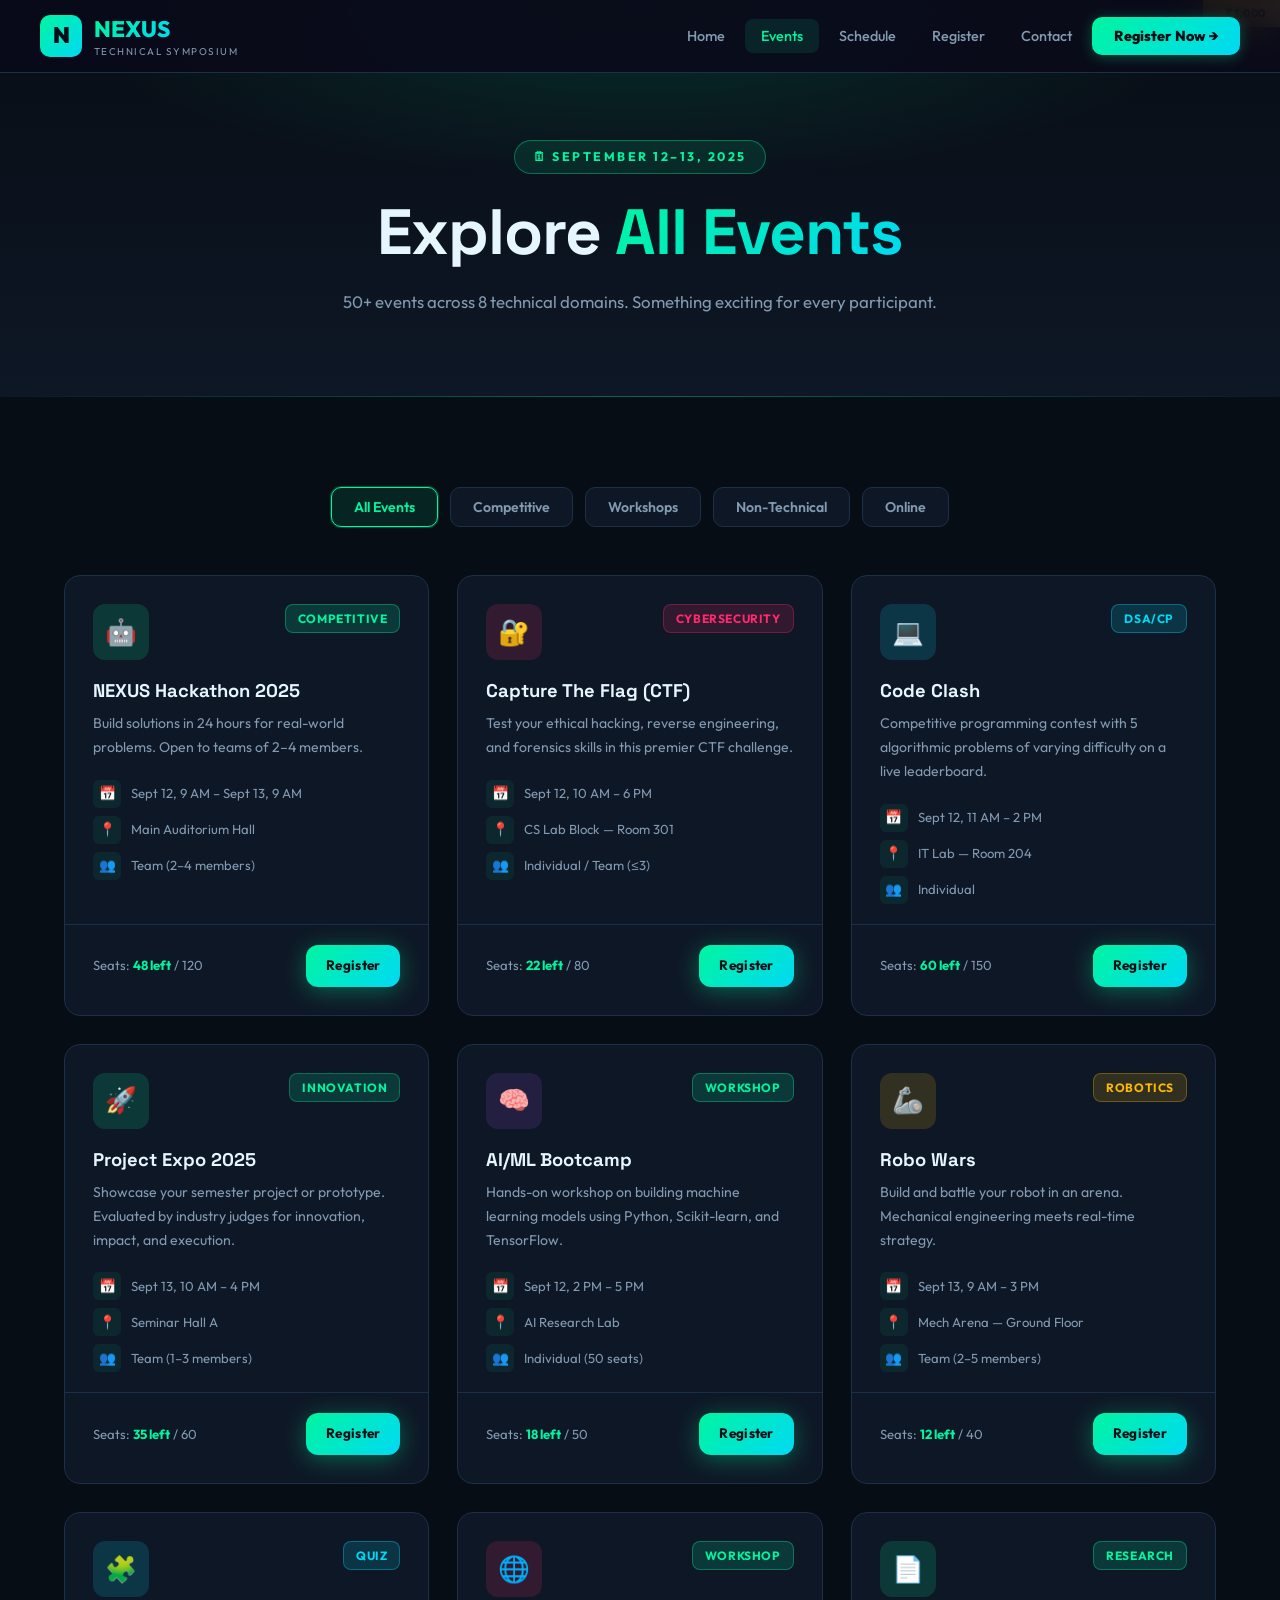
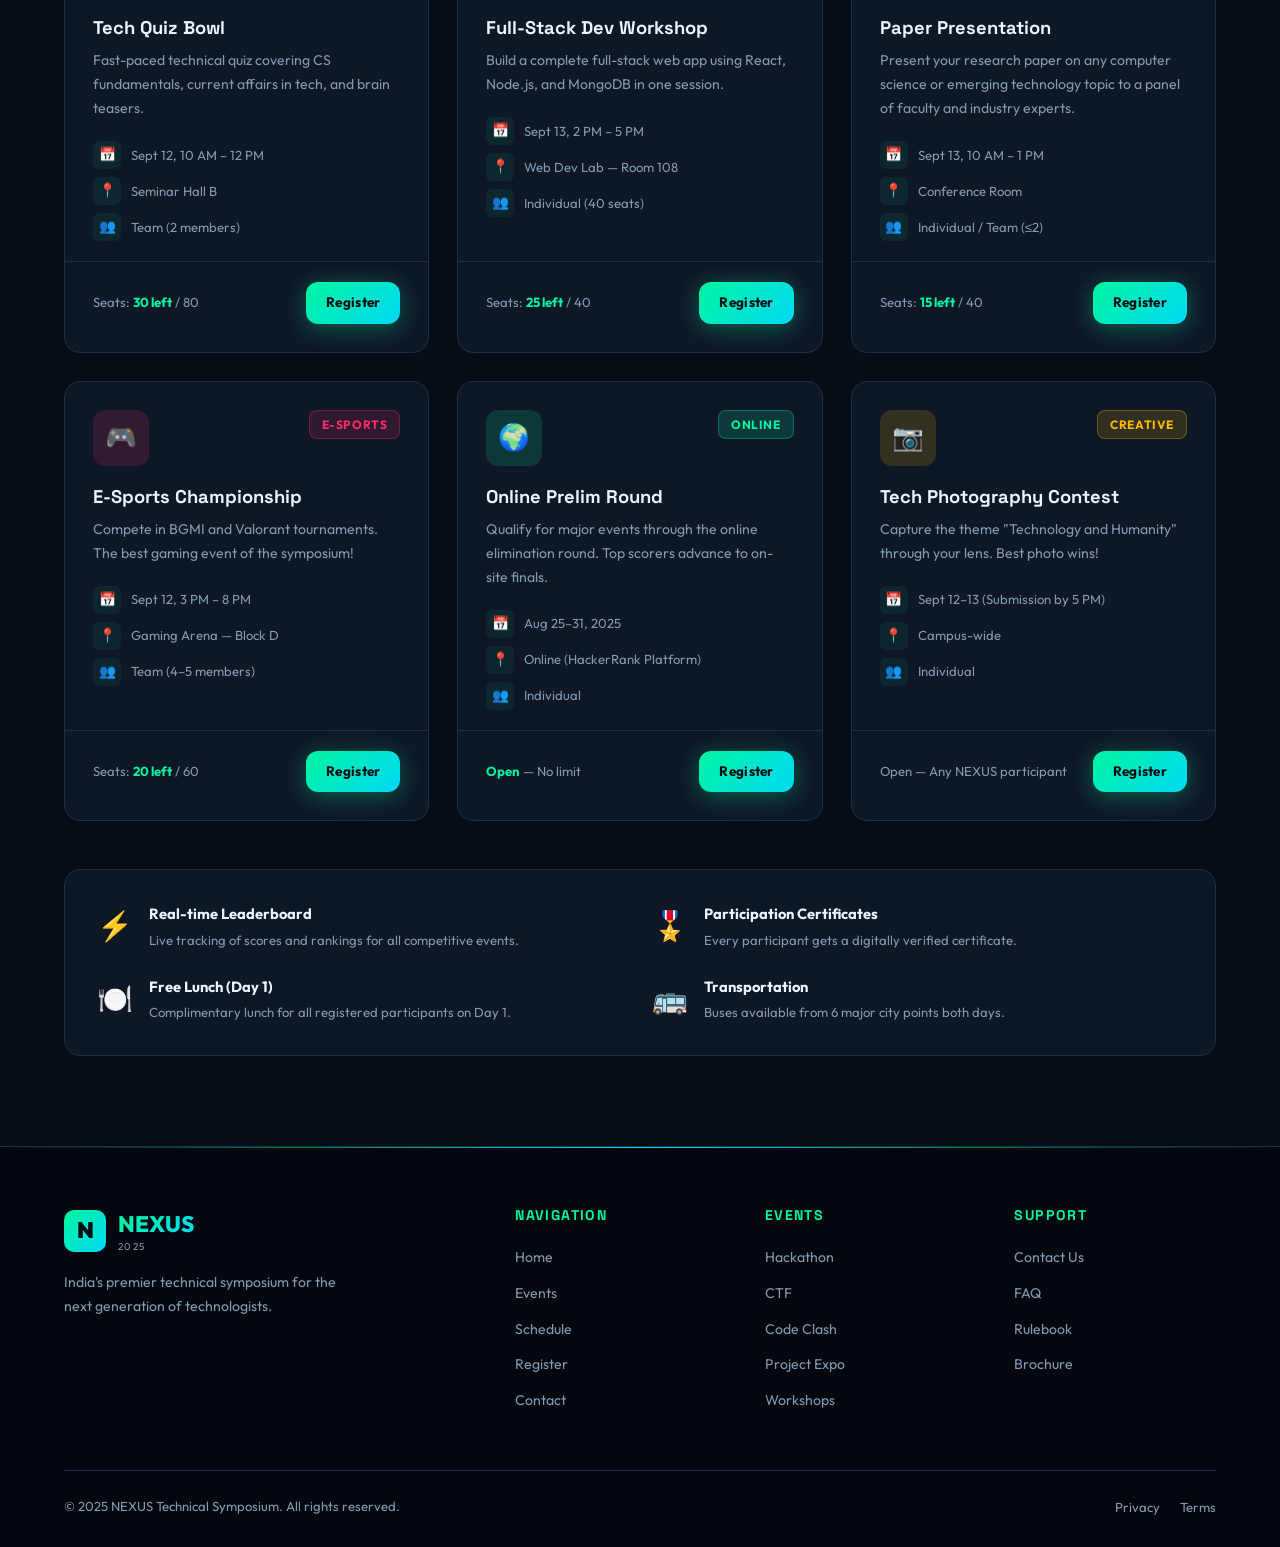
<file: nexus2025/frontend/events.html>
<!DOCTYPE html>
<html lang="en">
<head>
  <meta charset="UTF-8" />
  <meta name="viewport" content="width=device-width, initial-scale=1.0" />
  <meta name="description" content="NEXUS 2025 Technical Events — Hackathon, CTF, Coding Contest, Project Expo, Robotics, AI/ML Challenge, Quiz Bowl, and more." />
  <title>Events | NEXUS 2025 Technical Symposium</title>

  <link rel="preconnect" href="https://fonts.googleapis.com" />
  <link href="https://fonts.googleapis.com/css2?family=Outfit:wght@300;400;500;600;700;800;900&family=Space+Grotesk:wght@400;500;600;700;800&display=swap" rel="stylesheet" />
  <link rel="stylesheet" href="style.css" />

  <!-- Internal CSS — Events page specific -->
  <style>
    /* Prize ribbon on event cards */
    .prize-ribbon {
      position: absolute;
      top: 0;
      right: 0;
      background: linear-gradient(135deg, var(--warning), #FCD34D);
      color: #000;
      font-size: 0.68rem;
      font-weight: 800;
      padding: 5px 14px;
      border-bottom-left-radius: 12px;
      letter-spacing: 0.06em;
      text-transform: uppercase;
    }

    /* Category color themes */
    .theme-blue  { background: rgba(0, 245, 160, 0.15); }
    .theme-cyan  { background: rgba(0, 217, 245, 0.15); }
    .theme-red   { background: rgba(255, 42, 109, 0.15); }
    .theme-green { background: rgba(0, 245, 160, 0.15); }
    .theme-gold  { background: rgba(255, 184, 0, 0.15); }
    .theme-pink  { background: rgba(255, 42, 109, 0.15); }
    .theme-purple{ background: rgba(157, 78, 221, 0.15); }
    .theme-teal  { background: rgba(0, 217, 245, 0.15); }

    /* Event detail row */
    .event-highlights {
      display: grid;
      grid-template-columns: 1fr 1fr;
      gap: 24px;
      margin-top: 48px;
      padding: 32px;
      background: var(--dark-card);
      border: 1px solid var(--dark-border);
      border-radius: var(--radius);
    }

    .highlight-item { display: flex; gap: 16px; align-items: flex-start; }
    .highlight-icon { font-size: 1.8rem; }
    .highlight-title { font-size: 0.92rem; font-weight: 700; color: var(--text-primary); margin-bottom: 4px; }
    .highlight-desc  { font-size: 0.82rem; color: var(--text-muted); }

    @media (max-width: 600px) {
      .event-highlights { grid-template-columns: 1fr; }
    }
  </style>
</head>

<body>
  <!-- NAVBAR -->
  <nav id="navbar" role="navigation" aria-label="Main navigation">
    <div class="nav-inner">
      <a href="index.html" class="nav-logo">
        <div class="logo-icon">N</div>
        <div><span class="logo-text">NEXUS</span><span class="logo-sub">Technical Symposium</span></div>
      </a>
      <ul class="nav-links" id="nav-menu" role="menubar">
        <li><a href="index.html">Home</a></li>
        <li><a href="events.html" class="active">Events</a></li>
        <li><a href="schedule.html">Schedule</a></li>
        <li><a href="register.html">Register</a></li>
        <li><a href="contact.html">Contact</a></li>
        <li><a href="register.html" class="nav-cta">Register Now →</a></li>
      </ul>
      <button class="nav-toggle" id="nav-toggle" aria-label="Toggle navigation" aria-expanded="false">
        <span></span><span></span><span></span>
      </button>
    </div>
  </nav>

  <main>
    <!-- PAGE HERO -->
    <header class="page-hero" role="banner">
      <div class="container">
        <span class="section-label">🗓 September 12–13, 2025</span>
        <h1 id="page-title" class="section-title" style="font-size:clamp(2.5rem,5vw,4rem); letter-spacing:-1px;">
          Explore <span class="text-gradient">All Events</span>
        </h1>
        <p class="section-subtitle" style="margin-bottom:0;">
          50+ events across 8 technical domains. Something exciting for every participant.
        </p>
      </div>
    </header>

    <!-- EVENTS SECTION -->
    <section id="events-list" aria-labelledby="events-heading">
      <div class="container">
        <!-- Filter Bar -->
        <div class="events-filter" role="group" aria-label="Filter events">
          <button class="filter-btn active" data-cat="all" id="filter-all">All Events</button>
          <button class="filter-btn" data-cat="competitive" id="filter-comp">Competitive</button>
          <button class="filter-btn" data-cat="workshop" id="filter-ws">Workshops</button>
          <button class="filter-btn" data-cat="non-technical" id="filter-nt">Non-Technical</button>
          <button class="filter-btn" data-cat="online" id="filter-online">Online</button>
        </div>

        <!-- Events Grid -->
        <div class="events-grid" id="events-grid" aria-label="Events listing">

          <!-- Card 1: Hackathon -->
          <article class="event-card" data-cat="competitive" aria-label="Hackathon event">
            <div class="prize-ribbon">₹50,000</div>
            <div class="event-card-header">
              <div class="event-icon theme-blue">🤖</div>
              <span class="badge badge-primary">Competitive</span>
            </div>
            <div class="event-card-body">
              <h2 class="event-card-title">NEXUS Hackathon 2025</h2>
              <p class="event-card-desc">Build solutions in 24 hours for real-world problems. Open to teams of 2–4 members.</p>
              <div class="event-meta">
                <div class="event-meta-item"><span class="event-meta-icon">📅</span> Sept 12, 9 AM – Sept 13, 9 AM</div>
                <div class="event-meta-item"><span class="event-meta-icon">📍</span> Main Auditorium Hall</div>
                <div class="event-meta-item"><span class="event-meta-icon">👥</span> Team (2–4 members)</div>
              </div>
            </div>
            <div class="event-card-footer">
              <span class="seats-info">Seats: <strong>48 left</strong> / 120</span>
              <a href="register.html" class="btn btn-primary" style="padding:10px 20px;font-size:0.85rem;">Register</a>
            </div>
          </article>

          <!-- Card 2: CTF -->
          <article class="event-card" data-cat="competitive" aria-label="CTF Capture The Flag event">
            <div class="prize-ribbon">₹20,000</div>
            <div class="event-card-header">
              <div class="event-icon theme-red">🔐</div>
              <span class="badge badge-accent">Cybersecurity</span>
            </div>
            <div class="event-card-body">
              <h2 class="event-card-title">Capture The Flag (CTF)</h2>
              <p class="event-card-desc">Test your ethical hacking, reverse engineering, and forensics skills in this premier CTF challenge.</p>
              <div class="event-meta">
                <div class="event-meta-item"><span class="event-meta-icon">📅</span> Sept 12, 10 AM – 6 PM</div>
                <div class="event-meta-item"><span class="event-meta-icon">📍</span> CS Lab Block — Room 301</div>
                <div class="event-meta-item"><span class="event-meta-icon">👥</span> Individual / Team (≤3)</div>
              </div>
            </div>
            <div class="event-card-footer">
              <span class="seats-info">Seats: <strong>22 left</strong> / 80</span>
              <a href="register.html" class="btn btn-primary" style="padding:10px 20px;font-size:0.85rem;">Register</a>
            </div>
          </article>

          <!-- Card 3: Coding Contest -->
          <article class="event-card" data-cat="competitive" aria-label="Competitive coding event">
            <div class="prize-ribbon">₹10,000</div>
            <div class="event-card-header">
              <div class="event-icon theme-cyan">💻</div>
              <span class="badge badge-secondary">DSA/CP</span>
            </div>
            <div class="event-card-body">
              <h2 class="event-card-title">Code Clash</h2>
              <p class="event-card-desc">Competitive programming contest with 5 algorithmic problems of varying difficulty on a live leaderboard.</p>
              <div class="event-meta">
                <div class="event-meta-item"><span class="event-meta-icon">📅</span> Sept 12, 11 AM – 2 PM</div>
                <div class="event-meta-item"><span class="event-meta-icon">📍</span> IT Lab — Room 204</div>
                <div class="event-meta-item"><span class="event-meta-icon">👥</span> Individual</div>
              </div>
            </div>
            <div class="event-card-footer">
              <span class="seats-info">Seats: <strong>60 left</strong> / 150</span>
              <a href="register.html" class="btn btn-primary" style="padding:10px 20px;font-size:0.85rem;">Register</a>
            </div>
          </article>

          <!-- Card 4: Project Expo -->
          <article class="event-card" data-cat="competitive" aria-label="Project Expo event">
            <div class="prize-ribbon">₹30,000</div>
            <div class="event-card-header">
              <div class="event-icon theme-green">🚀</div>
              <span class="badge badge-success">Innovation</span>
            </div>
            <div class="event-card-body">
              <h2 class="event-card-title">Project Expo 2025</h2>
              <p class="event-card-desc">Showcase your semester project or prototype. Evaluated by industry judges for innovation, impact, and execution.</p>
              <div class="event-meta">
                <div class="event-meta-item"><span class="event-meta-icon">📅</span> Sept 13, 10 AM – 4 PM</div>
                <div class="event-meta-item"><span class="event-meta-icon">📍</span> Seminar Hall A</div>
                <div class="event-meta-item"><span class="event-meta-icon">👥</span> Team (1–3 members)</div>
              </div>
            </div>
            <div class="event-card-footer">
              <span class="seats-info">Seats: <strong>35 left</strong> / 60</span>
              <a href="register.html" class="btn btn-primary" style="padding:10px 20px;font-size:0.85rem;">Register</a>
            </div>
          </article>

          <!-- Card 5: AI/ML Workshop -->
          <article class="event-card" data-cat="workshop" aria-label="AI ML Workshop">
            <div class="event-card-header">
              <div class="event-icon theme-purple">🧠</div>
              <span class="badge badge-primary">Workshop</span>
            </div>
            <div class="event-card-body">
              <h2 class="event-card-title">AI/ML Bootcamp</h2>
              <p class="event-card-desc">Hands-on workshop on building machine learning models using Python, Scikit-learn, and TensorFlow.</p>
              <div class="event-meta">
                <div class="event-meta-item"><span class="event-meta-icon">📅</span> Sept 12, 2 PM – 5 PM</div>
                <div class="event-meta-item"><span class="event-meta-icon">📍</span> AI Research Lab</div>
                <div class="event-meta-item"><span class="event-meta-icon">👥</span> Individual (50 seats)</div>
              </div>
            </div>
            <div class="event-card-footer">
              <span class="seats-info">Seats: <strong>18 left</strong> / 50</span>
              <a href="register.html" class="btn btn-primary" style="padding:10px 20px;font-size:0.85rem;">Register</a>
            </div>
          </article>

          <!-- Card 6: Robotics -->
          <article class="event-card" data-cat="competitive" aria-label="Robotics Challenge">
            <div class="prize-ribbon">₹15,000</div>
            <div class="event-card-header">
              <div class="event-icon theme-gold">🦾</div>
              <span class="badge badge-warning">Robotics</span>
            </div>
            <div class="event-card-body">
              <h2 class="event-card-title">Robo Wars</h2>
              <p class="event-card-desc">Build and battle your robot in an arena. Mechanical engineering meets real-time strategy.</p>
              <div class="event-meta">
                <div class="event-meta-item"><span class="event-meta-icon">📅</span> Sept 13, 9 AM – 3 PM</div>
                <div class="event-meta-item"><span class="event-meta-icon">📍</span> Mech Arena — Ground Floor</div>
                <div class="event-meta-item"><span class="event-meta-icon">👥</span> Team (2–5 members)</div>
              </div>
            </div>
            <div class="event-card-footer">
              <span class="seats-info">Seats: <strong>12 left</strong> / 40</span>
              <a href="register.html" class="btn btn-primary" style="padding:10px 20px;font-size:0.85rem;">Register</a>
            </div>
          </article>

          <!-- Card 7: Quiz Bowl -->
          <article class="event-card" data-cat="competitive" aria-label="Technical Quiz">
            <div class="prize-ribbon">₹5,000</div>
            <div class="event-card-header">
              <div class="event-icon theme-teal">🧩</div>
              <span class="badge badge-secondary">Quiz</span>
            </div>
            <div class="event-card-body">
              <h2 class="event-card-title">Tech Quiz Bowl</h2>
              <p class="event-card-desc">Fast-paced technical quiz covering CS fundamentals, current affairs in tech, and brain teasers.</p>
              <div class="event-meta">
                <div class="event-meta-item"><span class="event-meta-icon">📅</span> Sept 12, 10 AM – 12 PM</div>
                <div class="event-meta-item"><span class="event-meta-icon">📍</span> Seminar Hall B</div>
                <div class="event-meta-item"><span class="event-meta-icon">👥</span> Team (2 members)</div>
              </div>
            </div>
            <div class="event-card-footer">
              <span class="seats-info">Seats: <strong>30 left</strong> / 80</span>
              <a href="register.html" class="btn btn-primary" style="padding:10px 20px;font-size:0.85rem;">Register</a>
            </div>
          </article>

          <!-- Card 8: Web Dev Workshop -->
          <article class="event-card" data-cat="workshop" aria-label="Web Development Workshop">
            <div class="event-card-header">
              <div class="event-icon theme-pink">🌐</div>
              <span class="badge badge-primary">Workshop</span>
            </div>
            <div class="event-card-body">
              <h2 class="event-card-title">Full-Stack Dev Workshop</h2>
              <p class="event-card-desc">Build a complete full-stack web app using React, Node.js, and MongoDB in one session.</p>
              <div class="event-meta">
                <div class="event-meta-item"><span class="event-meta-icon">📅</span> Sept 13, 2 PM – 5 PM</div>
                <div class="event-meta-item"><span class="event-meta-icon">📍</span> Web Dev Lab — Room 108</div>
                <div class="event-meta-item"><span class="event-meta-icon">👥</span> Individual (40 seats)</div>
              </div>
            </div>
            <div class="event-card-footer">
              <span class="seats-info">Seats: <strong>25 left</strong> / 40</span>
              <a href="register.html" class="btn btn-primary" style="padding:10px 20px;font-size:0.85rem;">Register</a>
            </div>
          </article>

          <!-- Card 9: Paper Presentation -->
          <article class="event-card" data-cat="competitive" aria-label="Paper Presentation">
            <div class="prize-ribbon">₹8,000</div>
            <div class="event-card-header">
              <div class="event-icon theme-blue">📄</div>
              <span class="badge badge-primary">Research</span>
            </div>
            <div class="event-card-body">
              <h2 class="event-card-title">Paper Presentation</h2>
              <p class="event-card-desc">Present your research paper on any computer science or emerging technology topic to a panel of faculty and industry experts.</p>
              <div class="event-meta">
                <div class="event-meta-item"><span class="event-meta-icon">📅</span> Sept 13, 10 AM – 1 PM</div>
                <div class="event-meta-item"><span class="event-meta-icon">📍</span> Conference Room</div>
                <div class="event-meta-item"><span class="event-meta-icon">👥</span> Individual / Team (≤2)</div>
              </div>
            </div>
            <div class="event-card-footer">
              <span class="seats-info">Seats: <strong>15 left</strong> / 40</span>
              <a href="register.html" class="btn btn-primary" style="padding:10px 20px;font-size:0.85rem;">Register</a>
            </div>
          </article>

          <!-- Card 10: Gaming -->
          <article class="event-card" data-cat="non-technical" aria-label="E-Sports Gaming Event">
            <div class="prize-ribbon">₹5,000</div>
            <div class="event-card-header">
              <div class="event-icon theme-pink">🎮</div>
              <span class="badge badge-accent">E-Sports</span>
            </div>
            <div class="event-card-body">
              <h2 class="event-card-title">E-Sports Championship</h2>
              <p class="event-card-desc">Compete in BGMI and Valorant tournaments. The best gaming event of the symposium!</p>
              <div class="event-meta">
                <div class="event-meta-item"><span class="event-meta-icon">📅</span> Sept 12, 3 PM – 8 PM</div>
                <div class="event-meta-item"><span class="event-meta-icon">📍</span> Gaming Arena — Block D</div>
                <div class="event-meta-item"><span class="event-meta-icon">👥</span> Team (4–5 members)</div>
              </div>
            </div>
            <div class="event-card-footer">
              <span class="seats-info">Seats: <strong>20 left</strong> / 60</span>
              <a href="register.html" class="btn btn-primary" style="padding:10px 20px;font-size:0.85rem;">Register</a>
            </div>
          </article>

          <!-- Card 11: Online Round -->
          <article class="event-card" data-cat="online" aria-label="Online Prelim Round">
            <div class="event-card-header">
              <div class="event-icon theme-green">🌍</div>
              <span class="badge badge-success">Online</span>
            </div>
            <div class="event-card-body">
              <h2 class="event-card-title">Online Prelim Round</h2>
              <p class="event-card-desc">Qualify for major events through the online elimination round. Top scorers advance to on-site finals.</p>
              <div class="event-meta">
                <div class="event-meta-item"><span class="event-meta-icon">📅</span> Aug 25–31, 2025</div>
                <div class="event-meta-item"><span class="event-meta-icon">📍</span> Online (HackerRank Platform)</div>
                <div class="event-meta-item"><span class="event-meta-icon">👥</span> Individual</div>
              </div>
            </div>
            <div class="event-card-footer">
              <span class="seats-info"><strong>Open</strong> — No limit</span>
              <a href="register.html" class="btn btn-primary" style="padding:10px 20px;font-size:0.85rem;">Register</a>
            </div>
          </article>

          <!-- Card 12: Photography -->
          <article class="event-card" data-cat="non-technical" aria-label="Photography Contest">
            <div class="prize-ribbon">₹3,000</div>
            <div class="event-card-header">
              <div class="event-icon theme-gold">📷</div>
              <span class="badge badge-warning">Creative</span>
            </div>
            <div class="event-card-body">
              <h2 class="event-card-title">Tech Photography Contest</h2>
              <p class="event-card-desc">Capture the theme "Technology and Humanity" through your lens. Best photo wins!</p>
              <div class="event-meta">
                <div class="event-meta-item"><span class="event-meta-icon">📅</span> Sept 12–13 (Submission by 5 PM)</div>
                <div class="event-meta-item"><span class="event-meta-icon">📍</span> Campus-wide</div>
                <div class="event-meta-item"><span class="event-meta-icon">👥</span> Individual</div>
              </div>
            </div>
            <div class="event-card-footer">
              <span class="seats-info">Open — Any NEXUS participant</span>
              <a href="register.html" class="btn btn-primary" style="padding:10px 20px;font-size:0.85rem;">Register</a>
            </div>
          </article>
        </div>

        <!-- Key Highlights -->
        <div class="event-highlights" aria-label="Event highlights">
          <div class="highlight-item">
            <div class="highlight-icon">⚡</div>
            <div>
              <div class="highlight-title">Real-time Leaderboard</div>
              <div class="highlight-desc">Live tracking of scores and rankings for all competitive events.</div>
            </div>
          </div>
          <div class="highlight-item">
            <div class="highlight-icon">🎖️</div>
            <div>
              <div class="highlight-title">Participation Certificates</div>
              <div class="highlight-desc">Every participant gets a digitally verified certificate.</div>
            </div>
          </div>
          <div class="highlight-item">
            <div class="highlight-icon">🍽️</div>
            <div>
              <div class="highlight-title">Free Lunch (Day 1)</div>
              <div class="highlight-desc">Complimentary lunch for all registered participants on Day 1.</div>
            </div>
          </div>
          <div class="highlight-item">
            <div class="highlight-icon">🚌</div>
            <div>
              <div class="highlight-title">Transportation</div>
              <div class="highlight-desc">Buses available from 6 major city points both days.</div>
            </div>
          </div>
        </div>
      </div>
    </section>
  </main>

  <!-- FOOTER -->
  <footer role="contentinfo">
    <div class="container">
      <div class="footer-grid">
        <div class="footer-brand">
          <a href="index.html" class="nav-logo" style="display:inline-flex;margin-bottom:0;">
            <div class="logo-icon">N</div>
            <div><span class="logo-text">NEXUS</span><span class="logo-sub">2025</span></div>
          </a>
          <p>India's premier technical symposium for the next generation of technologists.</p>
        </div>
        <div class="footer-col"><h4 class="footer-col-title">Navigation</h4><ul>
          <li><a href="index.html">Home</a></li><li><a href="events.html">Events</a></li>
          <li><a href="schedule.html">Schedule</a></li><li><a href="register.html">Register</a></li>
          <li><a href="contact.html">Contact</a></li></ul></div>
        <div class="footer-col"><h4 class="footer-col-title">Events</h4><ul>
          <li><a href="#">Hackathon</a></li><li><a href="#">CTF</a></li>
          <li><a href="#">Code Clash</a></li><li><a href="#">Project Expo</a></li>
          <li><a href="#">Workshops</a></li></ul></div>
        <div class="footer-col"><h4 class="footer-col-title">Support</h4><ul>
          <li><a href="contact.html">Contact Us</a></li><li><a href="#">FAQ</a></li>
          <li><a href="#">Rulebook</a></li><li><a href="#">Brochure</a></li></ul></div>
      </div>
      <div class="footer-bottom">
        <p>© 2025 NEXUS Technical Symposium. All rights reserved.</p>
        <div class="footer-bottom-links"><a href="#">Privacy</a><a href="#">Terms</a></div>
      </div>
    </div>
  </footer>

  <script>
    // Hamburger
    const toggle = document.getElementById('nav-toggle');
    const menu   = document.getElementById('nav-menu');
    toggle.addEventListener('click', () => {
      menu.classList.toggle('open');
      toggle.setAttribute('aria-expanded', menu.classList.contains('open'));
    });

    // Filter
    const filterBtns = document.querySelectorAll('.filter-btn');
    const eventCards = document.querySelectorAll('.event-card');

    filterBtns.forEach(btn => {
      btn.addEventListener('click', () => {
        filterBtns.forEach(b => b.classList.remove('active'));
        btn.classList.add('active');
        const cat = btn.dataset.cat;
        eventCards.forEach(card => {
          const show = cat === 'all' || card.dataset.cat === cat;
          card.style.display = show ? 'flex' : 'none';
          if (show) {
            card.style.animation = 'none';
            card.offsetHeight; // reflow
            card.style.animation = 'fadeIn 0.4s ease';
          }
        });
      });
    });

    // Navbar scroll
    window.addEventListener('scroll', () => {
      document.getElementById('navbar').style.background =
        window.scrollY > 50 ? 'rgba(10,10,26,0.98)' : 'rgba(10,10,26,0.9)';
    });
  </script>
</body>
</html>
</file>
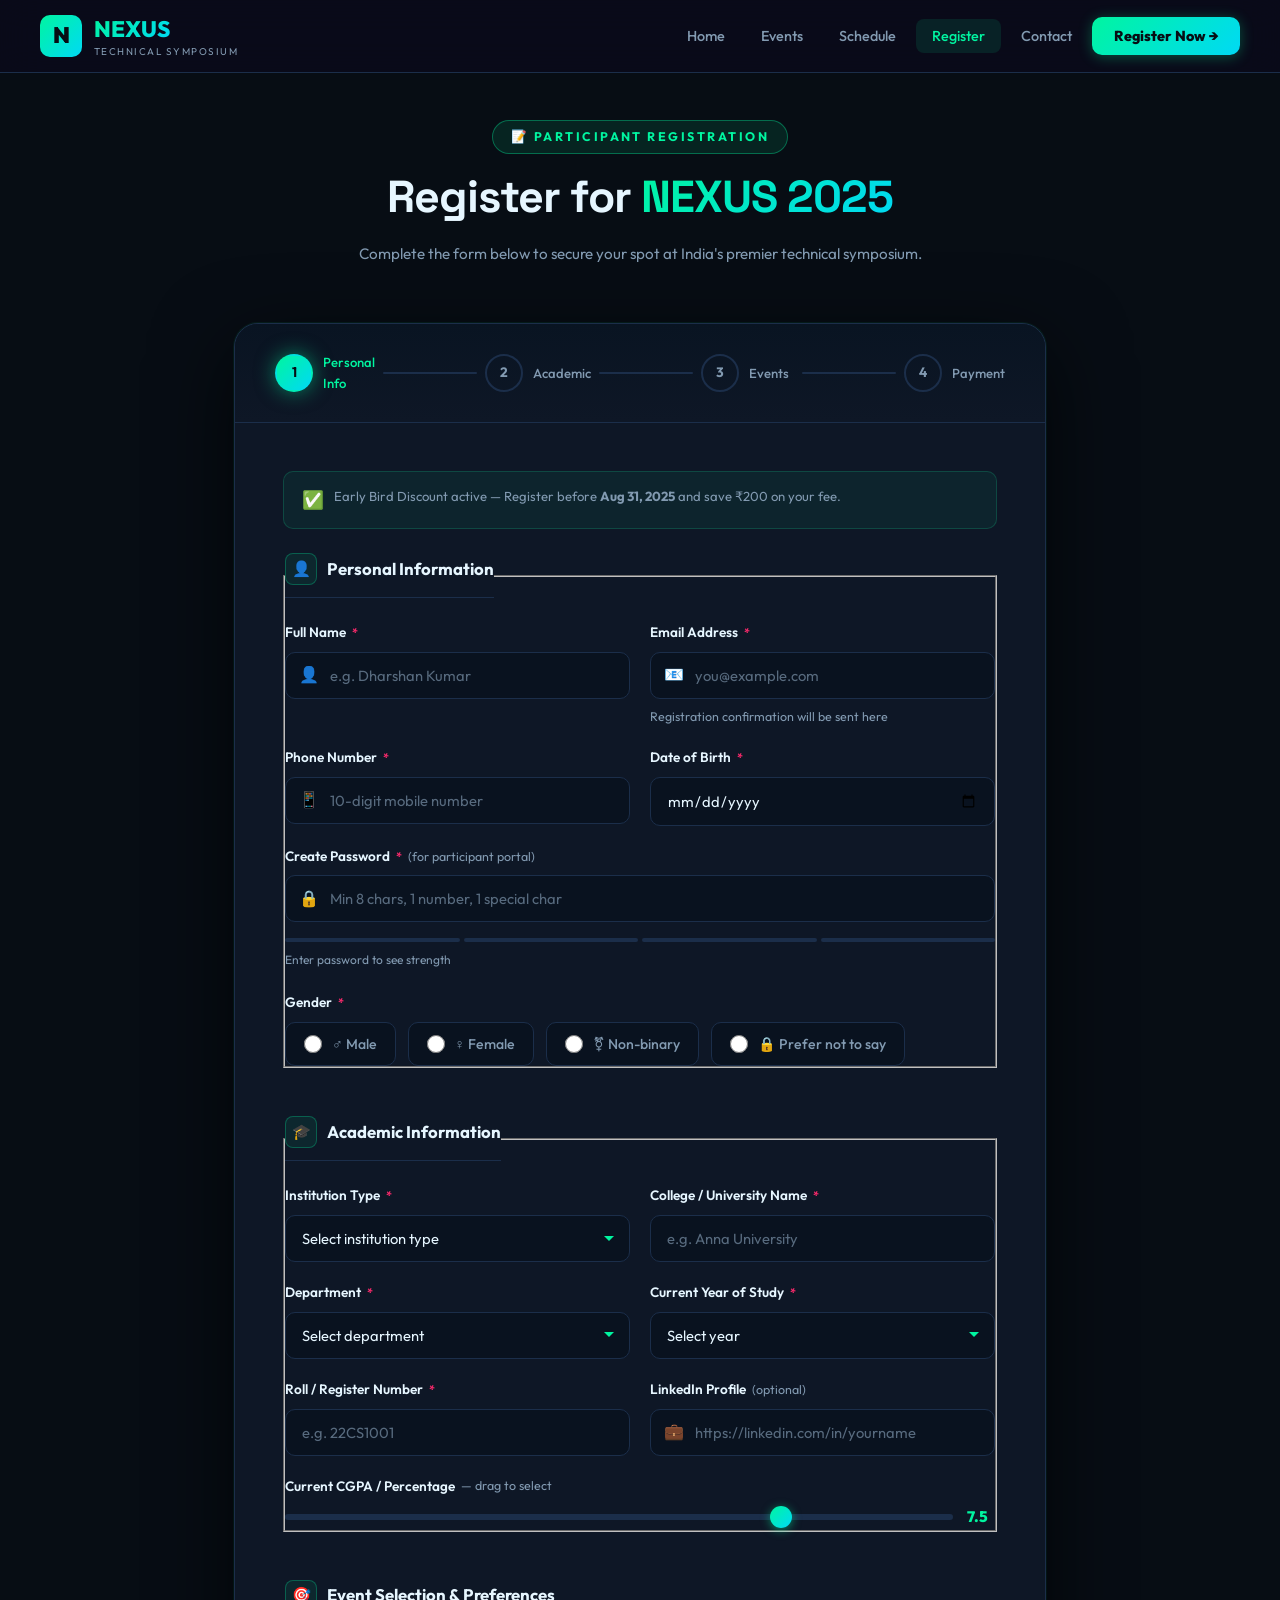
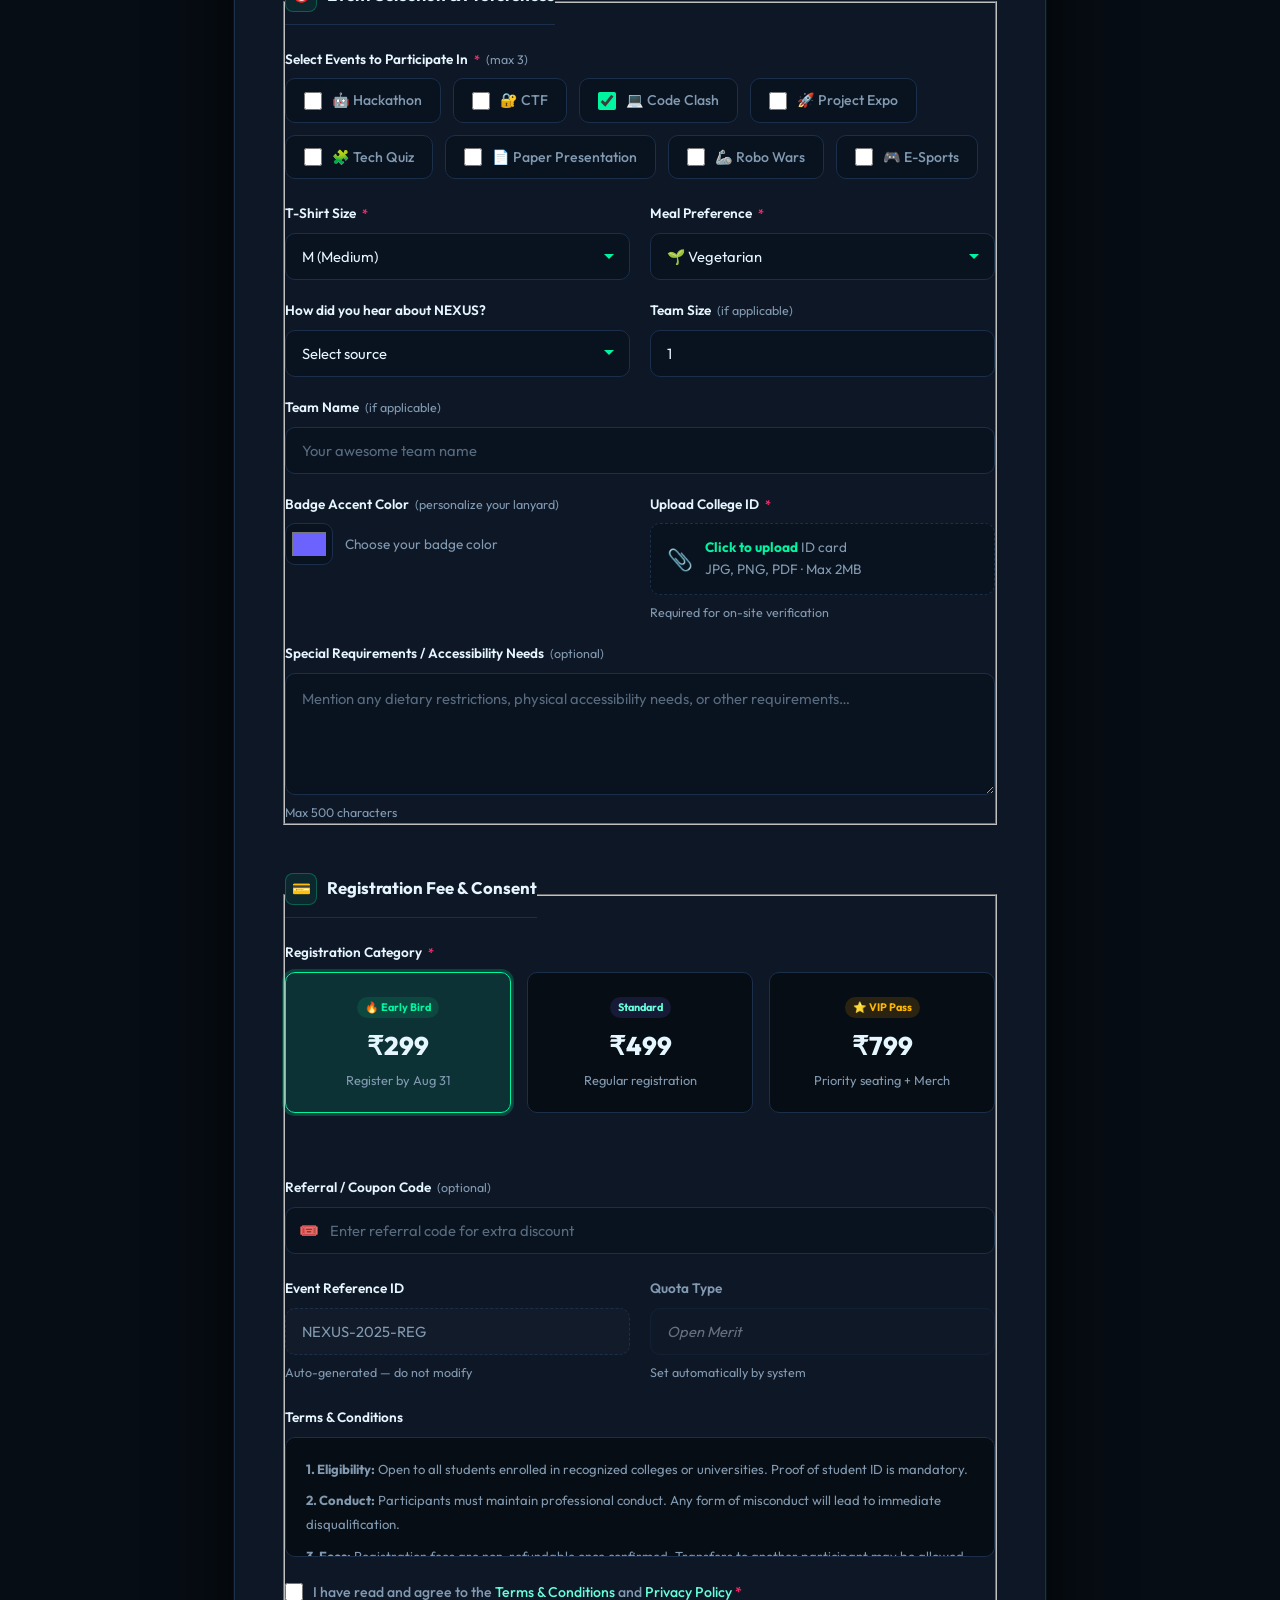
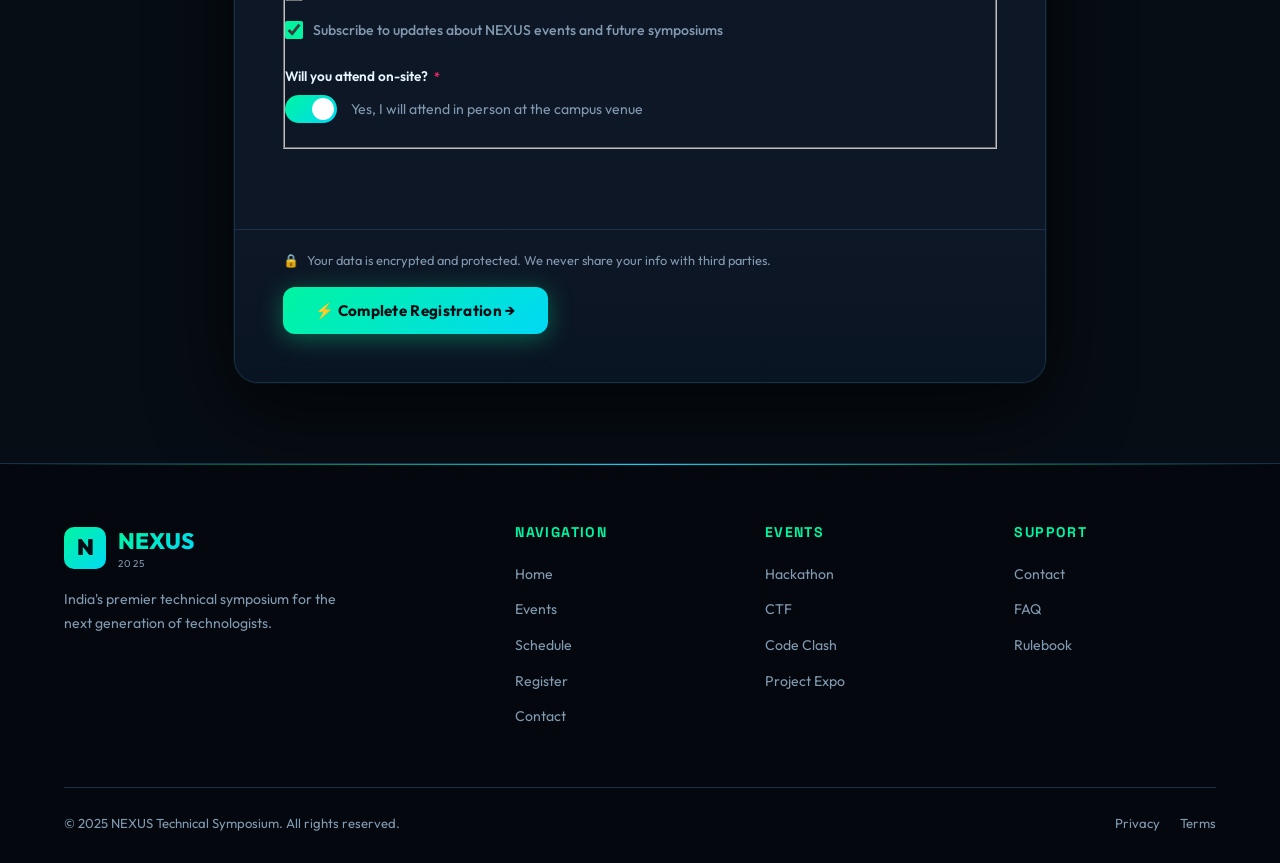
<file: nexus2025/frontend/register.html>
<!DOCTYPE html>
<html lang="en">
<head>
  <meta charset="UTF-8" />
  <meta name="viewport" content="width=device-width, initial-scale=1.0" />
  <meta name="description" content="Register for NEXUS 2025 Technical Symposium — Sept 12–13, 2025. Complete your participant registration form online." />
  <title>Register | NEXUS 2025 Technical Symposium</title>

  <link rel="preconnect" href="https://fonts.googleapis.com" />
  <link href="https://fonts.googleapis.com/css2?family=Outfit:wght@300;400;500;600;700;800;900&family=Space+Grotesk:wght@400;500;600;700;800&display=swap" rel="stylesheet" />
  <link rel="stylesheet" href="style.css" />

  <!-- Internal CSS — Register page specific -->
  <style>
    /* Fee display cards */
    .fee-grid {
      display: grid;
      grid-template-columns: repeat(3, 1fr);
      gap: 16px;
      margin-bottom: 32px;
    }

    .fee-card {
      text-align: center;
      padding: 20px 16px;
      border-radius: var(--radius-sm);
      border: 1.5px solid var(--dark-border);
      background: var(--dark);
      cursor: pointer;
      transition: var(--transition);
    }

    .fee-card:hover { border-color: var(--primary); background: rgba(0,245,160,0.05); }
    .fee-card.selected { border-color: var(--primary); background: rgba(0,245,160,0.12); box-shadow: 0 0 0 3px rgba(0,245,160,0.2); }

    .fee-amount { font-size: 1.6rem; font-weight: 800; color: var(--text-primary); display: block; }
    .fee-label { font-size: 0.8rem; color: var(--text-muted); margin-top: 4px; }

    .fee-tag {
      display: inline-block;
      font-size: 0.68rem; font-weight: 700;
      padding: 2px 8px; border-radius: 999px;
      background: rgba(16,185,129,0.15); color: var(--success);
      margin-bottom: 8px;
    }

    /* Password strength */
    .strength-bar { margin-top: 8px; }
    .strength-segments { display: flex; gap: 4px; margin-bottom: 4px; }
    .strength-seg { flex: 1; height: 4px; border-radius: 2px; background: var(--dark-border); transition: background 0.3s; }
    .strength-label { font-size: 0.75rem; color: var(--text-muted); }

    /* Terms box */
    .terms-box {
      background: var(--dark);
      border: 1px solid var(--dark-border);
      border-radius: var(--radius-sm);
      padding: 20px;
      font-size: 0.82rem;
      color: var(--text-muted);
      max-height: 120px;
      overflow-y: auto;
      line-height: 1.7;
    }

    /* Success overlay hint */
    .reg-note {
      display: flex;
      gap: 10px;
      align-items: flex-start;
      background: rgba(16,185,129,0.08);
      border: 1px solid rgba(16,185,129,0.25);
      border-radius: var(--radius-sm);
      padding: 14px 18px;
      font-size: 0.82rem;
      color: var(--text-muted);
      margin-bottom: 24px;
    }

    .reg-note .icon { font-size: 1.1rem; }

    @media (max-width: 600px) {
      .fee-grid { grid-template-columns: 1fr; }
    }
  </style>
</head>

<body>
  <!-- NAVBAR -->
  <nav id="navbar" role="navigation" aria-label="Main navigation">
    <div class="nav-inner">
      <a href="index.html" class="nav-logo">
        <div class="logo-icon">N</div>
        <div><span class="logo-text">NEXUS</span><span class="logo-sub">Technical Symposium</span></div>
      </a>
      <ul class="nav-links" id="nav-menu" role="menubar">
        <li><a href="index.html">Home</a></li>
        <li><a href="events.html">Events</a></li>
        <li><a href="schedule.html">Schedule</a></li>
        <li><a href="register.html" class="active">Register</a></li>
        <li><a href="contact.html">Contact</a></li>
        <li><a href="register.html" class="nav-cta">Register Now →</a></li>
      </ul>
      <button class="nav-toggle" id="nav-toggle" aria-label="Toggle navigation" aria-expanded="false">
        <span></span><span></span><span></span>
      </button>
    </div>
  </nav>

  <main class="form-page" aria-label="Registration page">
    <div class="form-container">

      <!-- Form Header -->
      <div class="form-header">
        <span class="section-label" style="margin-bottom:16px;">📝 Participant Registration</span>
        <h1 id="page-title" class="section-title" style="font-size:clamp(2rem,4vw,2.8rem);">
          Register for <span class="text-gradient">NEXUS 2025</span>
        </h1>
        <p style="color:var(--text-muted); font-size:0.95rem; margin-top:8px;">
          Complete the form below to secure your spot at India's premier technical symposium.
        </p>
      </div>

      <!-- Registration Form Wrapper -->
      <div class="form-wrapper">

        <!-- Multi-step Progress -->
        <div class="form-progress" aria-label="Registration progress">
          <div class="progress-steps">
            <div class="progress-step active" id="step-1-indicator">
              <div class="step-circle">1</div>
              <span class="step-label">Personal Info</span>
            </div>
            <div class="step-line"></div>
            <div class="progress-step" id="step-2-indicator">
              <div class="step-circle">2</div>
              <span class="step-label">Academic</span>
            </div>
            <div class="step-line"></div>
            <div class="progress-step" id="step-3-indicator">
              <div class="step-circle">3</div>
              <span class="step-label">Events</span>
            </div>
            <div class="step-line"></div>
            <div class="progress-step" id="step-4-indicator">
              <div class="step-circle">4</div>
              <span class="step-label">Payment</span>
            </div>
          </div>
        </div>

        <!-- ─────────────────────────────────────
             THE REGISTRATION FORM (20+ inputs)
        ───────────────────────────────────────── -->
        <form id="registration-form" novalidate
              aria-label="NEXUS 2025 participant registration form">

          <div class="form-body">

            <!-- REG NOTE -->
            <div class="reg-note">
              <span class="icon">✅</span>
              <span>Early Bird Discount active — Register before <strong>Aug 31, 2025</strong> and save ₹200 on your fee.</span>
            </div>

            <!-- ═══ SECTION 1: PERSONAL INFO ═══ -->
            <fieldset class="form-section" id="section-personal">
              <legend class="form-section-title">
                <span class="fsec-icon">👤</span> Personal Information
              </legend>

              <div class="form-grid">
                <!-- 1. Text — Full Name -->
                <div class="form-group">
                  <label for="full-name">Full Name <span class="req">*</span></label>
                  <div class="input-icon-wrapper">
                    <span class="input-icon">👤</span>
                    <input type="text" id="full-name" name="full_name"
                           placeholder="e.g. Dharshan Kumar" required
                           maxlength="80" autocomplete="name"
                           pattern="[A-Za-z\s]+"
                           aria-required="true"
                           aria-describedby="name-error" />
                  </div>
                  <span class="field-error" id="name-error">Please enter a valid name (letters only)</span>
                </div>

                <!-- 2. Email -->
                <div class="form-group">
                  <label for="email">Email Address <span class="req">*</span></label>
                  <div class="input-icon-wrapper">
                    <span class="input-icon">📧</span>
                    <input type="email" id="email" name="email"
                           placeholder="you@example.com" required
                           autocomplete="email" maxlength="100"
                           aria-required="true" />
                  </div>
                  <span class="field-helper">Registration confirmation will be sent here</span>
                </div>

                <!-- 3. Tel -->
                <div class="form-group">
                  <label for="phone">Phone Number <span class="req">*</span></label>
                  <div class="input-icon-wrapper">
                    <span class="input-icon">📱</span>
                    <input type="tel" id="phone" name="phone"
                           placeholder="10-digit mobile number" required
                           maxlength="10" pattern="[6-9][0-9]{9}"
                           autocomplete="tel-national"
                           aria-required="true" />
                  </div>
                  <span class="field-error">Enter valid 10-digit Indian mobile number</span>
                </div>

                <!-- 4. Date -->
                <div class="form-group">
                  <label for="dob">Date of Birth <span class="req">*</span></label>
                  <input type="date" id="dob" name="dob"
                         required min="1995-01-01" max="2008-12-31"
                         aria-required="true" />
                </div>

                <!-- 5. Password -->
                <div class="form-group full">
                  <label for="password">Create Password <span class="req">*</span> <span class="hint">(for participant portal)</span></label>
                  <div class="input-icon-wrapper">
                    <span class="input-icon">🔒</span>
                    <input type="password" id="password" name="password"
                           placeholder="Min 8 chars, 1 number, 1 special char" required
                           minlength="8" maxlength="50"
                           aria-required="true" aria-describedby="password-strength" />
                  </div>
                  <div class="strength-bar" id="password-strength" aria-label="Password strength">
                    <div class="strength-segments">
                      <div class="strength-seg" id="seg-1"></div>
                      <div class="strength-seg" id="seg-2"></div>
                      <div class="strength-seg" id="seg-3"></div>
                      <div class="strength-seg" id="seg-4"></div>
                    </div>
                    <span class="strength-label" id="strength-text">Enter password to see strength</span>
                  </div>
                </div>

                <!-- 6. Gender — Radio -->
                <div class="form-group full">
                  <label>Gender <span class="req">*</span></label>
                  <div class="radio-group" role="radiogroup" aria-label="Gender">
                    <label class="radio-item">
                      <input type="radio" name="gender" value="male" required aria-required="true" /> <span>♂ Male</span>
                    </label>
                    <label class="radio-item">
                      <input type="radio" name="gender" value="female" /> <span>♀ Female</span>
                    </label>
                    <label class="radio-item">
                      <input type="radio" name="gender" value="non-binary" /> <span>⚧ Non-binary</span>
                    </label>
                    <label class="radio-item">
                      <input type="radio" name="gender" value="prefer-not" /> <span>🔒 Prefer not to say</span>
                    </label>
                  </div>
                </div>
              </div>
            </fieldset>

            <!-- ═══ SECTION 2: ACADEMIC INFO ═══ -->
            <fieldset class="form-section" id="section-academic">
              <legend class="form-section-title">
                <span class="fsec-icon">🎓</span> Academic Information
              </legend>

              <div class="form-grid">
                <!-- 7. Select — Institution -->
                <div class="form-group">
                  <label for="institution">Institution Type <span class="req">*</span></label>
                  <select id="institution" name="institution_type" required aria-required="true">
                    <option value="" disabled selected>Select institution type</option>
                    <option value="engineering">Engineering College</option>
                    <option value="arts-science">Arts &amp; Science College</option>
                    <option value="polytechnic">Polytechnic</option>
                    <option value="deemed">Deemed University</option>
                    <option value="iit-nit">IIT / NIT</option>
                    <option value="other">Other</option>
                  </select>
                </div>

                <!-- 8. Text — College Name -->
                <div class="form-group">
                  <label for="college-name">College / University Name <span class="req">*</span></label>
                  <input type="text" id="college-name" name="college_name"
                         placeholder="e.g. Anna University" required
                         maxlength="100" aria-required="true" />
                </div>

                <!-- 9. Select — Department -->
                <div class="form-group">
                  <label for="department">Department <span class="req">*</span></label>
                  <select id="department" name="department" required aria-required="true">
                    <option value="" disabled selected>Select department</option>
                    <option value="cse">Computer Science &amp; Engg.</option>
                    <option value="it">Information Technology</option>
                    <option value="ece">Electronics &amp; Communication</option>
                    <option value="eee">Electrical &amp; Electronics</option>
                    <option value="mech">Mechanical Engineering</option>
                    <option value="civil">Civil Engineering</option>
                    <option value="aids">AI &amp; Data Science</option>
                    <option value="other">Other</option>
                  </select>
                </div>

                <!-- 10. Select — Year -->
                <div class="form-group">
                  <label for="year">Current Year of Study <span class="req">*</span></label>
                  <select id="year" name="year_of_study" required aria-required="true">
                    <option value="" disabled selected>Select year</option>
                    <option value="1">1st Year</option>
                    <option value="2">2nd Year</option>
                    <option value="3">3rd Year</option>
                    <option value="4">4th Year</option>
                    <option value="pg">PG / Masters</option>
                  </select>
                </div>

                <!-- 11. Number — Roll No -->
                <div class="form-group">
                  <label for="roll-number">Roll / Register Number <span class="req">*</span></label>
                  <input type="text" id="roll-number" name="roll_number"
                         placeholder="e.g. 22CS1001" required
                         maxlength="20" aria-required="true" />
                </div>

                <!-- 12. URL — LinkedIn -->
                <div class="form-group">
                  <label for="linkedin">LinkedIn Profile <span class="hint">(optional)</span></label>
                  <div class="input-icon-wrapper">
                    <span class="input-icon">💼</span>
                    <input type="url" id="linkedin" name="linkedin_url"
                           placeholder="https://linkedin.com/in/yourname"
                           pattern="https://.*" maxlength="200" />
                  </div>
                </div>

                <!-- 13. Range — CGPA -->
                <div class="form-group full">
                  <label for="cgpa">Current CGPA / Percentage <span class="hint">— drag to select</span></label>
                  <div class="range-wrapper">
                    <input type="range" id="cgpa" name="cgpa"
                           min="0" max="10" step="0.1" value="7.5"
                           aria-valuemin="0" aria-valuemax="10"
                           oninput="document.getElementById('cgpa-val').textContent=parseFloat(this.value).toFixed(1)" />
                    <span class="range-value" id="cgpa-val">7.5</span>
                  </div>
                </div>
              </div>
            </fieldset>

            <!-- ═══ SECTION 3: EVENT SELECTION ═══ -->
            <fieldset class="form-section" id="section-events">
              <legend class="form-section-title">
                <span class="fsec-icon">🎯</span> Event Selection &amp; Preferences
              </legend>

              <!-- 14. Checkbox — Events -->
              <div class="form-group full mb-24">
                <label>Select Events to Participate In <span class="req">*</span> <span class="hint">(max 3)</span></label>
                <div class="checkbox-group" id="events-checkbox" role="group" aria-label="Event selection">
                  <label class="checkbox-item"><input type="checkbox" name="events" value="hackathon" id="cb-hack" /> <span>🤖 Hackathon</span></label>
                  <label class="checkbox-item"><input type="checkbox" name="events" value="ctf" id="cb-ctf" /> <span>🔐 CTF</span></label>
                  <label class="checkbox-item"><input type="checkbox" name="events" value="code-clash" id="cb-code" checked /> <span>💻 Code Clash</span></label>
                  <label class="checkbox-item"><input type="checkbox" name="events" value="project-expo" id="cb-expo" /> <span>🚀 Project Expo</span></label>
                  <label class="checkbox-item"><input type="checkbox" name="events" value="quiz" id="cb-quiz" /> <span>🧩 Tech Quiz</span></label>
                  <label class="checkbox-item"><input type="checkbox" name="events" value="paper" id="cb-paper" /> <span>📄 Paper Presentation</span></label>
                  <label class="checkbox-item"><input type="checkbox" name="events" value="robowar" id="cb-robo" /> <span>🦾 Robo Wars</span></label>
                  <label class="checkbox-item"><input type="checkbox" name="events" value="esports" id="cb-esport" /> <span>🎮 E-Sports</span></label>
                </div>
              </div>

              <div class="form-grid">
                <!-- 15. Select — T-Shirt Size -->
                <div class="form-group">
                  <label for="tshirt-size">T-Shirt Size <span class="req">*</span></label>
                  <select id="tshirt-size" name="tshirt_size" required aria-required="true">
                    <option value="" disabled selected>Select size</option>
                    <option value="xs">XS (Extra Small)</option>
                    <option value="s">S (Small)</option>
                    <option value="m" selected>M (Medium)</option>
                    <option value="l">L (Large)</option>
                    <option value="xl">XL (Extra Large)</option>
                    <option value="xxl">XXL (Double XL)</option>
                  </select>
                </div>

                <!-- 16. Select — Meal Preference -->
                <div class="form-group">
                  <label for="meal-pref">Meal Preference <span class="req">*</span></label>
                  <select id="meal-pref" name="meal_preference" required aria-required="true">
                    <option value="" disabled selected>Select preference</option>
                    <option value="veg" selected>🌱 Vegetarian</option>
                    <option value="non-veg">🍗 Non-Vegetarian</option>
                    <option value="vegan">🥦 Vegan</option>
                    <option value="jain">🕉️ Jain</option>
                  </select>
                </div>

                <!-- 17. Select — How did you hear -->
                <div class="form-group">
                  <label for="referral">How did you hear about NEXUS?</label>
                  <select id="referral" name="referral_source">
                    <option value="" disabled selected>Select source</option>
                    <option value="instagram">Instagram</option>
                    <option value="linkedin">LinkedIn</option>
                    <option value="friend">Friend / Colleague</option>
                    <option value="professor">Professor / Faculty</option>
                    <option value="poster">Campus Poster</option>
                    <option value="website">College Website</option>
                  </select>
                </div>

                <!-- 18. Number — Team Members -->
                <div class="form-group">
                  <label for="team-size">Team Size <span class="hint">(if applicable)</span></label>
                  <input type="number" id="team-size" name="team_size"
                         min="1" max="5" value="1"
                         placeholder="1 to 5 members" />
                </div>

                <!-- 19. Text — Team Name -->
                <div class="form-group full">
                  <label for="team-name">Team Name <span class="hint">(if applicable)</span></label>
                  <input type="text" id="team-name" name="team_name"
                         placeholder="Your awesome team name" maxlength="50" />
                </div>

                <!-- 20. Color — Badge Color -->
                <div class="form-group">
                  <label for="badge-color">Badge Accent Color <span class="hint">(personalize your lanyard)</span></label>
                  <div class="color-wrapper">
                    <input type="color" id="badge-color" name="badge_color" value="#6C63FF" />
                    <span class="color-label">Choose your badge color</span>
                  </div>
                </div>

                <!-- 21. File — Photo ID -->
                <div class="form-group">
                  <label for="photo-id">Upload College ID <span class="req">*</span></label>
                  <div class="file-upload">
                    <input type="file" id="photo-id" name="photo_id"
                           accept="image/*,.pdf" required aria-required="true"
                           aria-describedby="file-hint" />
                    <div class="file-upload-label">
                      <span class="file-upload-icon">📎</span>
                      <span class="file-upload-text">
                        <strong>Click to upload</strong> ID card<br>
                        JPG, PNG, PDF · Max 2MB
                      </span>
                    </div>
                  </div>
                  <span class="field-helper" id="file-hint">Required for on-site verification</span>
                </div>

                <!-- 22. Textarea — Special Requirements -->
                <div class="form-group full">
                  <label for="special-req">Special Requirements / Accessibility Needs <span class="hint">(optional)</span></label>
                  <textarea id="special-req" name="special_requirements"
                            placeholder="Mention any dietary restrictions, physical accessibility needs, or other requirements…"
                            maxlength="500" rows="4"></textarea>
                  <span class="field-helper">Max 500 characters</span>
                </div>
              </div>
            </fieldset>

            <!-- ═══ SECTION 4: PAYMENT & CONSENT ═══ -->
            <fieldset class="form-section" id="section-payment">
              <legend class="form-section-title">
                <span class="fsec-icon">💳</span> Registration Fee &amp; Consent
              </legend>

              <!-- Fee Selection -->
              <div class="form-group full mb-32">
                <label>Registration Category <span class="req">*</span></label>
                <div class="fee-grid">
                  <div class="fee-card selected" onclick="selectFee(this, 'early-bird')" role="button" tabindex="0">
                    <span class="fee-tag">🔥 Early Bird</span>
                    <span class="fee-amount">₹299</span>
                    <span class="fee-label">Register by Aug 31</span>
                  </div>
                  <div class="fee-card" onclick="selectFee(this, 'standard')" role="button" tabindex="0">
                    <span class="fee-tag" style="background:rgba(108,99,255,0.15);color:var(--primary-light);">Standard</span>
                    <span class="fee-amount">₹499</span>
                    <span class="fee-label">Regular registration</span>
                  </div>
                  <div class="fee-card" onclick="selectFee(this, 'premium')" role="button" tabindex="0">
                    <span class="fee-tag" style="background:rgba(245,158,11,0.15);color:var(--warning);">⭐ VIP Pass</span>
                    <span class="fee-amount">₹799</span>
                    <span class="fee-label">Priority seating + Merch</span>
                  </div>
                </div>
                <input type="hidden" id="fee-category" name="fee_category" value="early-bird" />
              </div>

              <!-- 23. Search — Referral Code -->
              <div class="form-group mb-24">
                <label for="coupon-code">Referral / Coupon Code <span class="hint">(optional)</span></label>
                <div class="input-icon-wrapper">
                  <span class="input-icon">🎟️</span>
                  <input type="search" id="coupon-code" name="coupon_code"
                         placeholder="Enter referral code for extra discount"
                         maxlength="20" />
                </div>
              </div>

              <!-- 24. Readonly — Event ID -->
              <div class="form-grid mb-24">
                <div class="form-group">
                  <label for="event-id">Event Reference ID</label>
                  <input type="text" id="event-id" name="event_ref_id"
                         value="NEXUS-2025-REG" readonly
                         aria-readonly="true" />
                  <span class="field-helper">Auto-generated — do not modify</span>
                </div>

                <!-- 25. Disabled — Quota (Inline CSS example) -->
                <div class="form-group">
                  <label for="quota-type" style="color: var(--text-muted);">Quota Type</label>
                  <input type="text" id="quota-type" name="quota_type"
                         value="Open Merit" disabled aria-disabled="true"
                         style="font-style: italic;" />
                  <span class="field-helper">Set automatically by system</span>
                </div>
              </div>

              <!-- Terms & Conditions Text -->
              <div class="form-group full mb-24">
                <label>Terms &amp; Conditions</label>
                <div class="terms-box" tabindex="0" aria-label="Terms and conditions">
                  <p><strong>1. Eligibility:</strong> Open to all students enrolled in recognized colleges or universities. Proof of student ID is mandatory.</p>
                  <p style="margin-top:8px;"><strong>2. Conduct:</strong> Participants must maintain professional conduct. Any form of misconduct will lead to immediate disqualification.</p>
                  <p style="margin-top:8px;"><strong>3. Fees:</strong> Registration fees are non-refundable once confirmed. Transfers to another participant may be allowed within 7 days.</p>
                  <p style="margin-top:8px;"><strong>4. Intellectual Property:</strong> Projects submitted for Hackathon and Project Expo remain the property of the creators. NEXUS 2025 may showcase them for promotional purposes.</p>
                  <p style="margin-top:8px;"><strong>5. Photography:</strong> NEXUS may use event photographs and videos for marketing materials. Participants grant consent by registering.</p>
                </div>
              </div>

              <!-- 26. Checkbox — Agree Terms -->
              <div class="form-group full mb-16">
                <label class="checkbox-item" style="border: none; padding: 0; background: none;">
                  <input type="checkbox" id="agree-terms" name="agree_terms" required aria-required="true" />
                  <span>I have read and agree to the <a href="#" style="color:var(--primary-light);">Terms &amp; Conditions</a> and <a href="#" style="color:var(--primary-light);">Privacy Policy</a> <span style="color:var(--accent);">*</span></span>
                </label>
              </div>

              <!-- 27. Checkbox — Newsletter -->
              <div class="form-group full mb-24">
                <label class="checkbox-item" style="border: none; padding: 0; background: none;">
                  <input type="checkbox" id="newsletter" name="newsletter" checked />
                  <span>Subscribe to updates about NEXUS events and future symposiums</span>
                </label>
              </div>

              <!-- 28. Toggle — On-site presence -->
              <div class="form-group full mb-24">
                <label>Will you attend on-site? <span class="req">*</span></label>
                <div class="toggle-wrapper">
                  <label class="toggle" for="on-site-toggle" aria-label="On-site attendance toggle">
                    <input type="checkbox" id="on-site-toggle" name="on_site" value="yes" checked />
                    <span class="toggle-slider"></span>
                  </label>
                  <span class="toggle-text">Yes, I will attend in person at the campus venue</span>
                </div>
              </div>
            </fieldset>
          </div>

          <!-- Form Footer / Submit -->
          <div class="form-footer">
            <div class="form-footer-info">
              <span>🔒</span>
              <span>Your data is encrypted and protected. We never share your info with third parties.</span>
            </div>
            <button type="submit" class="btn btn-primary btn-lg" id="submit-btn"
                    aria-label="Submit registration form">
              ⚡ Complete Registration →
            </button>
          </div>
        </form>
      </div>
    </div>
  </main>

  <!-- FOOTER -->
  <footer role="contentinfo">
    <div class="container">
      <div class="footer-grid">
        <div class="footer-brand">
          <a href="index.html" class="nav-logo" style="display:inline-flex;margin-bottom:0;">
            <div class="logo-icon">N</div>
            <div><span class="logo-text">NEXUS</span><span class="logo-sub">2025</span></div>
          </a>
          <p>India's premier technical symposium for the next generation of technologists.</p>
        </div>
        <div class="footer-col"><h4 class="footer-col-title">Navigation</h4><ul>
          <li><a href="index.html">Home</a></li><li><a href="events.html">Events</a></li>
          <li><a href="schedule.html">Schedule</a></li><li><a href="register.html">Register</a></li>
          <li><a href="contact.html">Contact</a></li></ul></div>
        <div class="footer-col"><h4 class="footer-col-title">Events</h4><ul>
          <li><a href="events.html">Hackathon</a></li><li><a href="events.html">CTF</a></li>
          <li><a href="events.html">Code Clash</a></li><li><a href="events.html">Project Expo</a></li></ul></div>
        <div class="footer-col"><h4 class="footer-col-title">Support</h4><ul>
          <li><a href="contact.html">Contact</a></li><li><a href="#">FAQ</a></li><li><a href="#">Rulebook</a></li></ul></div>
      </div>
      <div class="footer-bottom">
        <p>© 2025 NEXUS Technical Symposium. All rights reserved.</p>
        <div class="footer-bottom-links"><a href="#">Privacy</a><a href="#">Terms</a></div>
      </div>
    </div>
  </footer>

  <script>
    // ── Hamburger ──
    const toggle = document.getElementById('nav-toggle');
    const menu   = document.getElementById('nav-menu');
    toggle.addEventListener('click', () => {
      menu.classList.toggle('open');
      toggle.setAttribute('aria-expanded', menu.classList.contains('open'));
    });

    // ── Password Strength Indicator ──
    document.getElementById('password').addEventListener('input', function () {
      const val = this.value;
      let strength = 0;
      if (val.length >= 8)              strength++;
      if (/[A-Z]/.test(val))            strength++;
      if (/[0-9]/.test(val))            strength++;
      if (/[^A-Za-z0-9]/.test(val))    strength++;

      const colors  = ['#FF6B6B','#F59E0B','#6C63FF','#10B981'];
      const labels  = ['Weak','Fair','Strong','Very Strong'];
      const segs = document.querySelectorAll('.strength-seg');
      segs.forEach((seg, i) => {
        seg.style.background = i < strength ? colors[strength - 1] : 'var(--dark-border)';
      });
      document.getElementById('strength-text').textContent =
        val.length === 0 ? 'Enter password to see strength' : labels[strength - 1] || 'Weak';
      document.getElementById('strength-text').style.color =
        val.length === 0 ? 'var(--text-muted)' : colors[strength - 1] || colors[0];
    });

    // ── Fee Card Selection ──
    function selectFee(el, cat) {
      document.querySelectorAll('.fee-card').forEach(c => c.classList.remove('selected'));
      el.classList.add('selected');
      document.getElementById('fee-category').value = cat;
    }

    // ── Max 3 events checkbox ──
    const checkboxes = document.querySelectorAll('#events-checkbox input[type="checkbox"]');
    checkboxes.forEach(cb => {
      cb.addEventListener('change', () => {
        const checked = Array.from(checkboxes).filter(c => c.checked);
        if (checked.length > 3) { cb.checked = false; alert('You can select a maximum of 3 events.'); }
      });
    });

    // ── Form Submit → POST to /api/register ──
    document.getElementById('registration-form').addEventListener('submit', async function (e) {
      e.preventDefault();

      // Basic client-side validation
      if (!document.getElementById('agree-terms').checked) {
        alert('Please agree to the Terms & Conditions to proceed.');
        return;
      }

      const fullName = document.getElementById('full-name').value.trim();
      const email    = document.getElementById('email').value.trim();
      if (!fullName || !email) {
        alert('Please fill in all required fields.');
        return;
      }

      const btn = document.getElementById('submit-btn');
      btn.disabled = true;
      btn.textContent = '⏳ Submitting...';

      try {
        const formData = new FormData(this);

        const res  = await fetch('/api/register', { method: 'POST', body: formData });
        const data = await res.json();

        if (data.success) {
          // Redirect to confirmation page with reg_id
          window.location.href = 'confirm.html?reg_id=' + encodeURIComponent(data.reg_id)
            + '&name=' + encodeURIComponent(data.name)
            + '&email=' + encodeURIComponent(data.email);
        } else {
          alert('Registration failed: ' + (data.error || 'Unknown error. Please try again.'));
          btn.disabled = false;
          btn.textContent = '⚡ Complete Registration →';
        }
      } catch (err) {
        alert('Network error. Please check your connection and try again.');
        btn.disabled = false;
        btn.textContent = '⚡ Complete Registration →';
      }
    });

    // ── Navbar scroll ──
    window.addEventListener('scroll', () => {
      document.getElementById('navbar').style.background =
        window.scrollY > 50 ? 'rgba(10,10,26,0.98)' : 'rgba(10,10,26,0.9)';
    });
  </script>
</body>
</html>
</file>
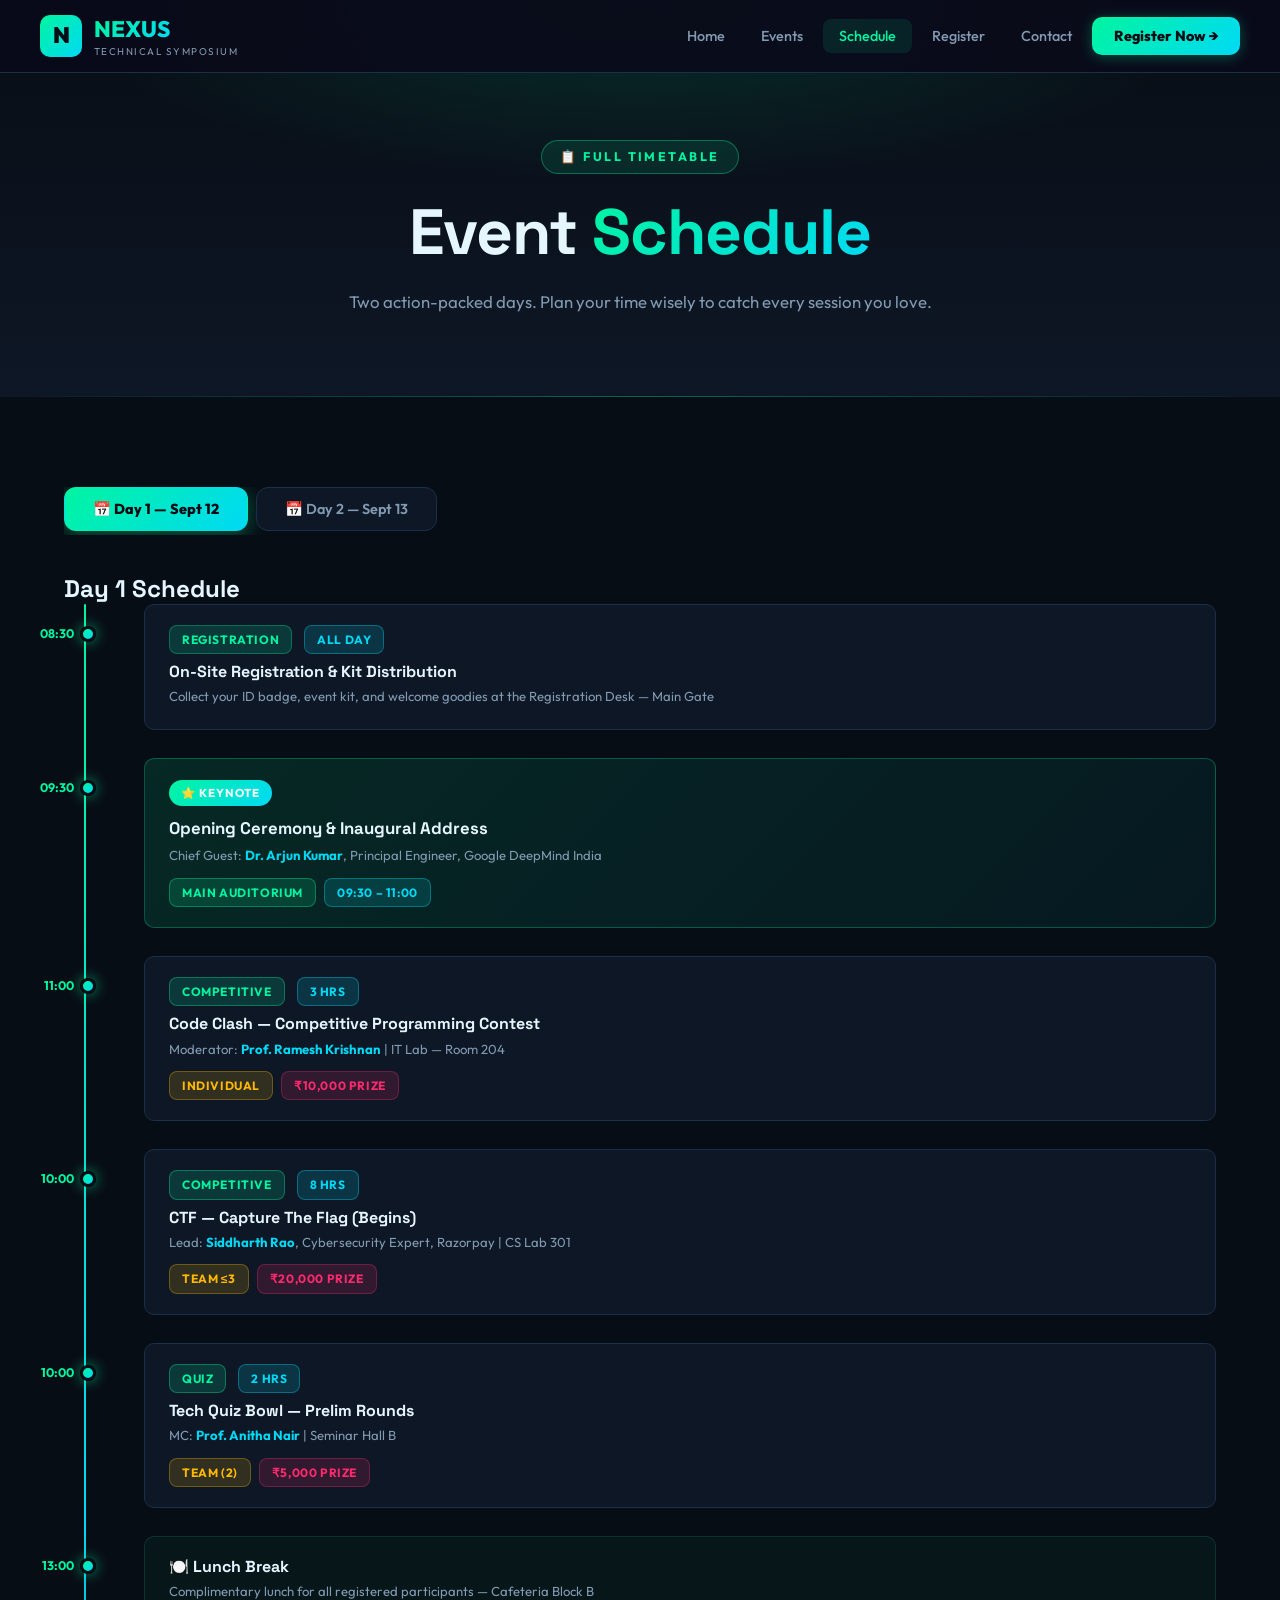
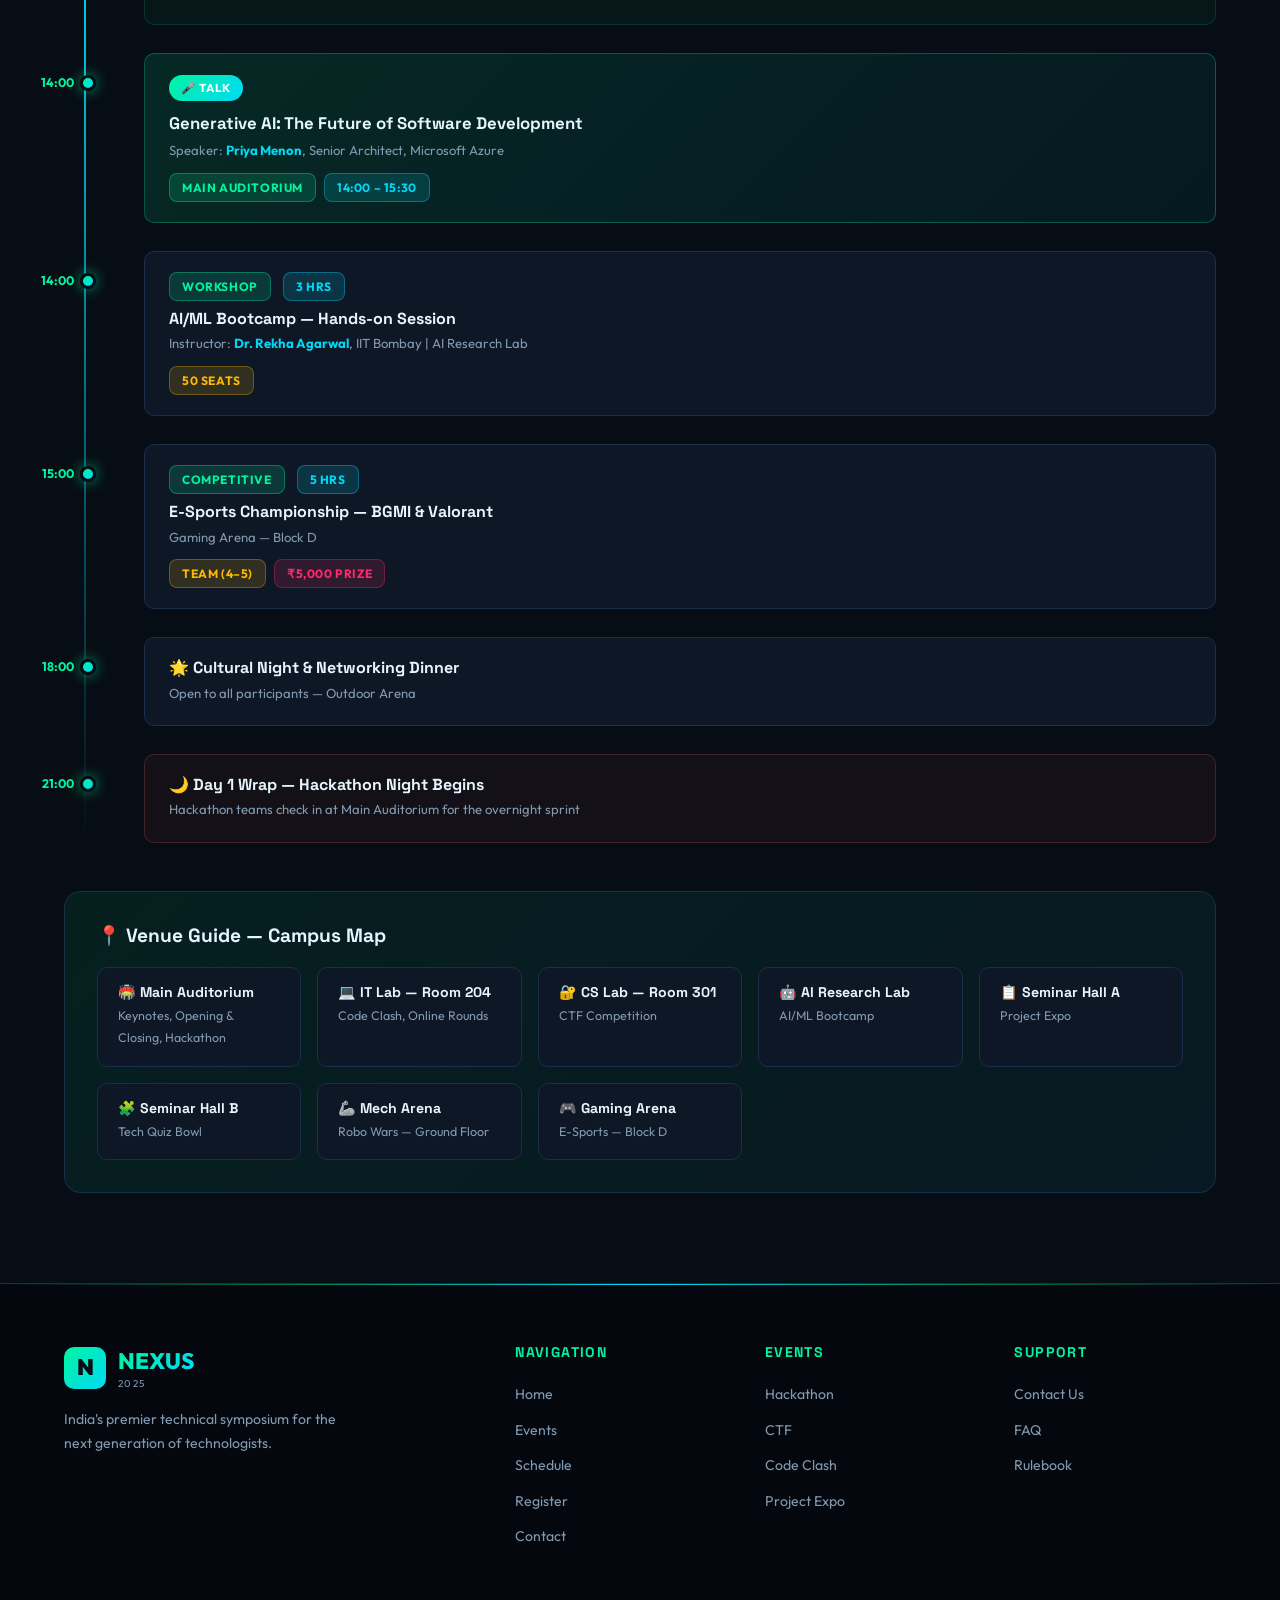
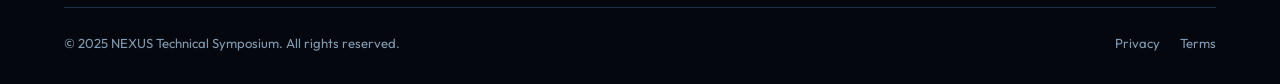
<file: nexus2025/frontend/schedule.html>
<!DOCTYPE html>
<html lang="en">
<head>
  <meta charset="UTF-8" />
  <meta name="viewport" content="width=device-width, initial-scale=1.0" />
  <meta name="description" content="NEXUS 2025 Event Schedule — Day-by-day timetable for all sessions, keynotes, workshops, and competitions." />
  <title>Schedule | NEXUS 2025 Technical Symposium</title>

  <link rel="preconnect" href="https://fonts.googleapis.com" />
  <link href="https://fonts.googleapis.com/css2?family=Outfit:wght@300;400;500;600;700;800;900&family=Space+Grotesk:wght@400;500;600;700;800&display=swap" rel="stylesheet" />
  <link rel="stylesheet" href="style.css" />

  <!-- Internal CSS — Schedule page specific -->
  <style>
    .venue-map {
      background: linear-gradient(135deg, rgba(0,245,160,0.08), rgba(0,217,245,0.06));
      border: 1px solid var(--dark-border);
      border-radius: var(--radius);
      padding: 32px;
      margin-top: 48px;
    }

    .venue-map h3 { font-size: 1.2rem; margin-bottom: 20px; color: var(--text-primary); }

    .venue-grid {
      display: grid;
      grid-template-columns: repeat(auto-fill, minmax(200px, 1fr));
      gap: 16px;
    }

    .venue-item {
      background: var(--dark-card);
      border: 1px solid var(--dark-border);
      border-radius: var(--radius-sm);
      padding: 16px 20px;
    }

    .venue-item h4 { font-size: 0.88rem; font-weight: 700; color: var(--text-primary); margin-bottom: 4px; }
    .venue-item p  { font-size: 0.78rem; color: var(--text-muted); }

    .keynote-card {
      background: linear-gradient(135deg, rgba(0,245,160,0.12), rgba(0,217,245,0.06));
      border: 1px solid var(--glass-border);
      border-radius: var(--radius-sm);
      padding: 20px 24px;
    }

    .keynote-badge {
      display: inline-flex;
      align-items: center;
      gap: 6px;
      background: linear-gradient(135deg, var(--primary), var(--secondary));
      color: white;
      font-size: 0.72rem;
      font-weight: 700;
      padding: 4px 12px;
      border-radius: 999px;
      text-transform: uppercase;
      letter-spacing: 0.08em;
      margin-bottom: 12px;
    }

    #schedule-day-2 { display: none; }

    @media (max-width: 768px) {
      .venue-grid { grid-template-columns: 1fr 1fr; }
    }
    @media (max-width: 480px) {
      .venue-grid { grid-template-columns: 1fr; }
    }
  </style>
</head>

<body>
  <!-- NAVBAR -->
  <nav id="navbar" role="navigation" aria-label="Main navigation">
    <div class="nav-inner">
      <a href="index.html" class="nav-logo">
        <div class="logo-icon">N</div>
        <div><span class="logo-text">NEXUS</span><span class="logo-sub">Technical Symposium</span></div>
      </a>
      <ul class="nav-links" id="nav-menu" role="menubar">
        <li><a href="index.html">Home</a></li>
        <li><a href="events.html">Events</a></li>
        <li><a href="schedule.html" class="active">Schedule</a></li>
        <li><a href="register.html">Register</a></li>
        <li><a href="contact.html">Contact</a></li>
        <li><a href="register.html" class="nav-cta">Register Now →</a></li>
      </ul>
      <button class="nav-toggle" id="nav-toggle" aria-label="Toggle navigation" aria-expanded="false">
        <span></span><span></span><span></span>
      </button>
    </div>
  </nav>

  <main>
    <!-- PAGE HERO -->
    <header class="page-hero" role="banner">
      <div class="container">
        <span class="section-label">📋 Full Timetable</span>
        <h1 id="page-title" class="section-title" style="font-size:clamp(2.5rem,5vw,4rem); letter-spacing:-1px;">
          Event <span class="text-gradient">Schedule</span>
        </h1>
        <p class="section-subtitle" style="margin-bottom:0;">
          Two action-packed days. Plan your time wisely to catch every session you love.
        </p>
      </div>
    </header>

    <!-- SCHEDULE SECTION -->
    <section id="schedule" aria-labelledby="schedule-heading">
      <div class="container">
        <!-- Tab Controls -->
        <div class="schedule-tabs" role="tablist" aria-label="Schedule days">
          <button class="schedule-tab active" id="tab-day1" role="tab" aria-selected="true" aria-controls="schedule-day-1" onclick="showDay(1)">📅 Day 1 — Sept 12</button>
          <button class="schedule-tab" id="tab-day2" role="tab" aria-selected="false" aria-controls="schedule-day-2" onclick="showDay(2)">📅 Day 2 — Sept 13</button>
        </div>

        <!-- ─── DAY 1 ─── -->
        <div id="schedule-day-1" role="tabpanel" aria-labelledby="tab-day1">
          <h2 class="sr-only" id="schedule-heading">Day 1 Schedule</h2>

          <div class="timeline">
            <!-- 08:30 -->
            <div class="timeline-item">
              <div class="timeline-dot"></div>
              <div class="timeline-time">08:30</div>
              <div class="timeline-card">
                <div class="timeline-card-header">
                  <span class="badge badge-success">Registration</span>
                  <span class="badge badge-secondary">All Day</span>
                </div>
                <h4>On-Site Registration &amp; Kit Distribution</h4>
                <p class="timeline-speaker">Collect your ID badge, event kit, and welcome goodies at the Registration Desk — Main Gate</p>
              </div>
            </div>

            <!-- 09:30 -->
            <div class="timeline-item">
              <div class="timeline-dot"></div>
              <div class="timeline-time">09:30</div>
              <div class="keynote-card">
                <span class="keynote-badge">⭐ Keynote</span>
                <h4 style="font-size:1.05rem; font-weight:700; color:var(--text-primary); margin-bottom:6px;">Opening Ceremony &amp; Inaugural Address</h4>
                <p class="timeline-speaker">Chief Guest: <strong>Dr. Arjun Kumar</strong>, Principal Engineer, Google DeepMind India</p>
                <div class="timeline-tags">
                  <span class="badge badge-primary">Main Auditorium</span>
                  <span class="badge badge-secondary">09:30 – 11:00</span>
                </div>
              </div>
            </div>

            <!-- 11:00 -->
            <div class="timeline-item">
              <div class="timeline-dot"></div>
              <div class="timeline-time">11:00</div>
              <div class="timeline-card">
                <div class="timeline-card-header">
                  <span class="badge badge-primary">Competitive</span>
                  <span class="badge badge-secondary">3 hrs</span>
                </div>
                <h4>Code Clash — Competitive Programming Contest</h4>
                <p class="timeline-speaker">Moderator: <strong>Prof. Ramesh Krishnan</strong> | IT Lab — Room 204</p>
                <div class="timeline-tags">
                  <span class="badge badge-warning">Individual</span>
                  <span class="badge badge-accent">₹10,000 Prize</span>
                </div>
              </div>
            </div>

            <!-- 10:00 -->
            <div class="timeline-item">
              <div class="timeline-dot"></div>
              <div class="timeline-time">10:00</div>
              <div class="timeline-card">
                <div class="timeline-card-header">
                  <span class="badge badge-primary">Competitive</span>
                  <span class="badge badge-secondary">8 hrs</span>
                </div>
                <h4>CTF — Capture The Flag (Begins)</h4>
                <p class="timeline-speaker">Lead: <strong>Siddharth Rao</strong>, Cybersecurity Expert, Razorpay | CS Lab 301</p>
                <div class="timeline-tags">
                  <span class="badge badge-warning">Team ≤3</span>
                  <span class="badge badge-accent">₹20,000 Prize</span>
                </div>
              </div>
            </div>

            <!-- 10:00 -->
            <div class="timeline-item">
              <div class="timeline-dot"></div>
              <div class="timeline-time">10:00</div>
              <div class="timeline-card">
                <div class="timeline-card-header">
                  <span class="badge badge-primary">Quiz</span>
                  <span class="badge badge-secondary">2 hrs</span>
                </div>
                <h4>Tech Quiz Bowl — Prelim Rounds</h4>
                <p class="timeline-speaker">MC: <strong>Prof. Anitha Nair</strong> | Seminar Hall B</p>
                <div class="timeline-tags">
                  <span class="badge badge-warning">Team (2)</span>
                  <span class="badge badge-accent">₹5,000 Prize</span>
                </div>
              </div>
            </div>

            <!-- 13:00 -->
            <div class="timeline-item">
              <div class="timeline-dot"></div>
              <div class="timeline-time">13:00</div>
              <div class="timeline-card" style="background:rgba(16,185,129,0.05); border-color:rgba(16,185,129,0.2);">
                <h4>🍽️ Lunch Break</h4>
                <p class="timeline-speaker">Complimentary lunch for all registered participants — Cafeteria Block B</p>
              </div>
            </div>

            <!-- 14:00 -->
            <div class="timeline-item">
              <div class="timeline-dot"></div>
              <div class="timeline-time">14:00</div>
              <div class="keynote-card">
                <span class="keynote-badge">🎤 Talk</span>
                <h4 style="font-size:1.05rem; font-weight:700; color:var(--text-primary); margin-bottom:6px;">Generative AI: The Future of Software Development</h4>
                <p class="timeline-speaker">Speaker: <strong>Priya Menon</strong>, Senior Architect, Microsoft Azure</p>
                <div class="timeline-tags">
                  <span class="badge badge-primary">Main Auditorium</span>
                  <span class="badge badge-secondary">14:00 – 15:30</span>
                </div>
              </div>
            </div>

            <!-- 14:00 Workshop -->
            <div class="timeline-item">
              <div class="timeline-dot"></div>
              <div class="timeline-time">14:00</div>
              <div class="timeline-card">
                <div class="timeline-card-header">
                  <span class="badge badge-primary">Workshop</span>
                  <span class="badge badge-secondary">3 hrs</span>
                </div>
                <h4>AI/ML Bootcamp — Hands-on Session</h4>
                <p class="timeline-speaker">Instructor: <strong>Dr. Rekha Agarwal</strong>, IIT Bombay | AI Research Lab</p>
                <div class="timeline-tags">
                  <span class="badge badge-warning">50 seats</span>
                </div>
              </div>
            </div>

            <!-- 15:00 -->
            <div class="timeline-item">
              <div class="timeline-dot"></div>
              <div class="timeline-time">15:00</div>
              <div class="timeline-card">
                <div class="timeline-card-header">
                  <span class="badge badge-primary">Competitive</span>
                  <span class="badge badge-secondary">5 hrs</span>
                </div>
                <h4>E-Sports Championship — BGMI &amp; Valorant</h4>
                <p class="timeline-speaker">Gaming Arena — Block D</p>
                <div class="timeline-tags">
                  <span class="badge badge-warning">Team (4–5)</span>
                  <span class="badge badge-accent">₹5,000 Prize</span>
                </div>
              </div>
            </div>

            <!-- 18:00 -->
            <div class="timeline-item">
              <div class="timeline-dot"></div>
              <div class="timeline-time">18:00</div>
              <div class="timeline-card">
                <h4>🌟 Cultural Night &amp; Networking Dinner</h4>
                <p class="timeline-speaker">Open to all participants — Outdoor Arena</p>
              </div>
            </div>

            <!-- 21:00 -->
            <div class="timeline-item">
              <div class="timeline-dot"></div>
              <div class="timeline-time">21:00</div>
              <div class="timeline-card" style="background:rgba(255,107,107,0.05); border-color:rgba(255,107,107,0.2);">
                <h4>🌙 Day 1 Wrap — Hackathon Night Begins</h4>
                <p class="timeline-speaker">Hackathon teams check in at Main Auditorium for the overnight sprint</p>
              </div>
            </div>
          </div>
        </div>

        <!-- ─── DAY 2 ─── -->
        <div id="schedule-day-2" role="tabpanel" aria-labelledby="tab-day2">
          <div class="timeline">
            <!-- 09:00 -->
            <div class="timeline-item">
              <div class="timeline-dot"></div>
              <div class="timeline-time">09:00</div>
              <div class="timeline-card">
                <h4>☀️ Day 2 Registration &amp; Breakfast</h4>
                <p class="timeline-speaker">Registration counter opens — Main Gate</p>
              </div>
            </div>

            <!-- 09:30 -->
            <div class="timeline-item">
              <div class="timeline-dot"></div>
              <div class="timeline-time">09:30</div>
              <div class="timeline-card">
                <div class="timeline-card-header"><span class="badge badge-warning">Robotics</span><span class="badge badge-accent">₹15,000</span></div>
                <h4>Robo Wars — Mech Battle Arena</h4>
                <p class="timeline-speaker">Referee: <strong>Prof. Karthik Sundar</strong> | Mech Arena — Ground Floor</p>
                <div class="timeline-tags"><span class="badge badge-warning">Team (2–5)</span></div>
              </div>
            </div>

            <!-- 10:00 -->
            <div class="timeline-item">
              <div class="timeline-dot"></div>
              <div class="timeline-time">10:00</div>
              <div class="timeline-card">
                <div class="timeline-card-header"><span class="badge badge-primary">Research</span><span class="badge badge-accent">₹8,000</span></div>
                <h4>Paper Presentation — All Tracks</h4>
                <p class="timeline-speaker">Judges: Industry + Faculty Panel | Conference Room</p>
              </div>
            </div>

            <!-- 10:00 -->
            <div class="timeline-item">
              <div class="timeline-dot"></div>
              <div class="timeline-time">10:00</div>
              <div class="timeline-card">
                <div class="timeline-card-header"><span class="badge badge-success">Innovation</span><span class="badge badge-accent">₹30,000</span></div>
                <h4>Project Expo — Public Showcase</h4>
                <p class="timeline-speaker">Seminar Hall A — Open to all visitors</p>
              </div>
            </div>

            <!-- 11:00 -->
            <div class="timeline-item">
              <div class="timeline-dot"></div>
              <div class="timeline-time">11:00</div>
              <div class="keynote-card">
                <span class="keynote-badge">🎤 Talk</span>
                <h4 style="font-size:1.05rem; font-weight:700; color:var(--text-primary); margin-bottom:6px;">Building Unicorns: Lessons from the Indian Startup Ecosystem</h4>
                <p class="timeline-speaker">Speaker: <strong>Vikram Tiwari</strong>, Founder &amp; CTO, Omni Labs</p>
                <div class="timeline-tags">
                  <span class="badge badge-primary">Main Auditorium</span>
                  <span class="badge badge-secondary">11:00 – 12:30</span>
                </div>
              </div>
            </div>

            <!-- 13:00 -->
            <div class="timeline-item">
              <div class="timeline-dot"></div>
              <div class="timeline-time">13:00</div>
              <div class="timeline-card" style="background:rgba(16,185,129,0.05); border-color:rgba(16,185,129,0.2);">
                <h4>🍽️ Lunch Break</h4>
                <p class="timeline-speaker">Cafeteria Block B</p>
              </div>
            </div>

            <!-- 14:00 -->
            <div class="timeline-item">
              <div class="timeline-dot"></div>
              <div class="timeline-time">14:00</div>
              <div class="timeline-card">
                <div class="timeline-card-header"><span class="badge badge-primary">Workshop</span></div>
                <h4>Full-Stack Dev Workshop — React + Node.js</h4>
                <p class="timeline-speaker">Instructor: <strong>Neeraj Kapoor</strong>, VP Engineering, Flipkart | Web Dev Lab 108</p>
              </div>
            </div>

            <!-- 15:00 -->
            <div class="timeline-item">
              <div class="timeline-dot"></div>
              <div class="timeline-time">15:00</div>
              <div class="timeline-card">
                <div class="timeline-card-header"><span class="badge badge-primary">Hackathon</span><span class="badge badge-accent">₹50,000</span></div>
                <h4>Hackathon — Demo &amp; Judging</h4>
                <p class="timeline-speaker">Teams present their 24-hour builds to the expert jury panel | Main Auditorium</p>
              </div>
            </div>

            <!-- 17:00 -->
            <div class="timeline-item">
              <div class="timeline-dot"></div>
              <div class="timeline-time">17:00</div>
              <div class="keynote-card">
                <span class="keynote-badge">🏆 Closing</span>
                <h4 style="font-size:1.05rem; font-weight:700; color:var(--text-primary); margin-bottom:6px;">Prize Distribution &amp; Closing Ceremony</h4>
                <p class="timeline-speaker">Awards presented by Chief Guest | Main Auditorium</p>
                <div class="timeline-tags">
                  <span class="badge badge-primary">All Participants</span>
                  <span class="badge badge-secondary">17:00 – 18:30</span>
                </div>
              </div>
            </div>
          </div>
        </div>

        <!-- Venue Map -->
        <div class="venue-map" aria-label="Venue guide">
          <h3>📍 Venue Guide — Campus Map</h3>
          <div class="venue-grid">
            <div class="venue-item"><h4>🏟️ Main Auditorium</h4><p>Keynotes, Opening &amp; Closing, Hackathon</p></div>
            <div class="venue-item"><h4>💻 IT Lab — Room 204</h4><p>Code Clash, Online Rounds</p></div>
            <div class="venue-item"><h4>🔐 CS Lab — Room 301</h4><p>CTF Competition</p></div>
            <div class="venue-item"><h4>🤖 AI Research Lab</h4><p>AI/ML Bootcamp</p></div>
            <div class="venue-item"><h4>📋 Seminar Hall A</h4><p>Project Expo</p></div>
            <div class="venue-item"><h4>🧩 Seminar Hall B</h4><p>Tech Quiz Bowl</p></div>
            <div class="venue-item"><h4>🦾 Mech Arena</h4><p>Robo Wars — Ground Floor</p></div>
            <div class="venue-item"><h4>🎮 Gaming Arena</h4><p>E-Sports — Block D</p></div>
          </div>
        </div>
      </div>
    </section>
  </main>

  <!-- FOOTER -->
  <footer role="contentinfo">
    <div class="container">
      <div class="footer-grid">
        <div class="footer-brand">
          <a href="index.html" class="nav-logo" style="display:inline-flex;margin-bottom:0;">
            <div class="logo-icon">N</div>
            <div><span class="logo-text">NEXUS</span><span class="logo-sub">2025</span></div>
          </a>
          <p>India's premier technical symposium for the next generation of technologists.</p>
        </div>
        <div class="footer-col"><h4 class="footer-col-title">Navigation</h4><ul>
          <li><a href="index.html">Home</a></li><li><a href="events.html">Events</a></li>
          <li><a href="schedule.html">Schedule</a></li><li><a href="register.html">Register</a></li>
          <li><a href="contact.html">Contact</a></li></ul></div>
        <div class="footer-col"><h4 class="footer-col-title">Events</h4><ul>
          <li><a href="events.html">Hackathon</a></li><li><a href="events.html">CTF</a></li>
          <li><a href="events.html">Code Clash</a></li><li><a href="events.html">Project Expo</a></li></ul></div>
        <div class="footer-col"><h4 class="footer-col-title">Support</h4><ul>
          <li><a href="contact.html">Contact Us</a></li><li><a href="#">FAQ</a></li><li><a href="#">Rulebook</a></li></ul></div>
      </div>
      <div class="footer-bottom">
        <p>© 2025 NEXUS Technical Symposium. All rights reserved.</p>
        <div class="footer-bottom-links"><a href="#">Privacy</a><a href="#">Terms</a></div>
      </div>
    </div>
  </footer>

  <script>
    function showDay(day) {
      document.getElementById('schedule-day-1').style.display = day === 1 ? 'block' : 'none';
      document.getElementById('schedule-day-2').style.display = day === 2 ? 'block' : 'none';
      document.getElementById('tab-day1').classList.toggle('active', day === 1);
      document.getElementById('tab-day2').classList.toggle('active', day === 2);
      document.getElementById('tab-day1').setAttribute('aria-selected', day === 1);
      document.getElementById('tab-day2').setAttribute('aria-selected', day === 2);
    }

    const toggle = document.getElementById('nav-toggle');
    const menu   = document.getElementById('nav-menu');
    toggle.addEventListener('click', () => {
      menu.classList.toggle('open');
      toggle.setAttribute('aria-expanded', menu.classList.contains('open'));
    });

    window.addEventListener('scroll', () => {
      document.getElementById('navbar').style.background =
        window.scrollY > 50 ? 'rgba(10,10,26,0.98)' : 'rgba(10,10,26,0.9)';
    });
  </script>
</body>
</html>
</file>
<file: nexus2025/frontend/style.css>
/* ============================================================
   NEXUS 2025 — CYBER EMERALD & ELECTRIC CYAN THEME | style.css
   Theme: Deep Obsidian × Electric Emerald × Cyber Cyan × Neon Pink
   ============================================================ */

/* ── Universal Selector ── */
* {
  margin: 0;
  padding: 0;
  box-sizing: border-box;
}

/* ── Element Selectors ── */
html { scroll-behavior: smooth; font-size: 16px; }

body {
  font-family: 'Outfit', 'Segoe UI', sans-serif;
  background-color: #070D14;
  color: #E6F6FF;
  line-height: 1.6;
  overflow-x: hidden;
}

h1, h2, h3, h4, h5, h6 {
  font-family: 'Space Grotesk', 'Outfit', sans-serif;
  font-weight: 700;
  line-height: 1.2;
}

a { text-decoration: none; color: inherit; transition: all 0.3s ease; }
img { max-width: 100%; display: block; }
ul { list-style: none; }
p { color: #829AB1; line-height: 1.8; }
section { padding: 90px 0; }

/* ── CSS Custom Properties ── */
:root {
  --primary:       #00F5A0;
  --primary-light: #64FFDA;
  --secondary:     #00D9F5;
  --accent:        #FF2A6D;
  --success:       #00F5A0;
  --warning:       #FFB800;
  --purple:        #9D4EDD;
  --dark:          #070D14;
  --dark-card:     #0E1726;
  --dark-mid:      #132238;
  --dark-border:   #1B2E4A;
  --text-primary:  #E6F6FF;
  --text-muted:    #829AB1;
  --glass:         rgba(0, 245, 160, 0.07);
  --glass-border:  rgba(0, 245, 160, 0.28);
  --shadow:        0 8px 32px rgba(0, 245, 160, 0.2);
  --shadow-cyan:   0 8px 32px rgba(0, 217, 245, 0.2);
  --radius:        16px;
  --radius-sm:     10px;
  --transition:    all 0.35s cubic-bezier(0.4, 0, 0.2, 1);
}

/* ── ID Selectors ── */
#page-title {
  font-size: clamp(2.8rem, 6vw, 5rem);
  letter-spacing: -1px;
  text-align: center;
}

#navbar {
  position: fixed;
  top: 0; left: 0; right: 0;
  z-index: 1000;
  padding: 0 24px;
  background: rgba(7, 13, 20, 0.92);
  backdrop-filter: blur(20px);
  -webkit-backdrop-filter: blur(20px);
  border-bottom: 1px solid var(--dark-border);
  transition: var(--transition);
}

#hero {
  min-height: 100vh;
  display: flex;
  align-items: center;
  position: relative;
  overflow: hidden;
  padding-top: 72px;
}

/* ── Typography Utilities ── */
.text-gradient {
  background: linear-gradient(135deg, var(--primary) 0%, var(--secondary) 100%);
  -webkit-background-clip: text;
  -webkit-text-fill-color: transparent;
  background-clip: text;
}

.text-gradient-alt {
  background: linear-gradient(135deg, var(--secondary) 0%, var(--accent) 100%);
  -webkit-background-clip: text;
  -webkit-text-fill-color: transparent;
  background-clip: text;
}

.text-accent   { color: var(--accent); }
.text-gold     { color: var(--warning); }
.text-cyan     { color: var(--secondary); }
.text-emerald  { color: var(--primary); }
.text-muted    { color: var(--text-muted); }
.text-center   { text-align: center; }
.text-white    { color: #fff; }

/* ── Class Selectors ── */
.container { max-width: 1200px; margin: 0 auto; padding: 0 24px; }

.section-label {
  display: inline-flex;
  align-items: center;
  gap: 8px;
  font-size: 0.78rem;
  font-weight: 700;
  letter-spacing: 0.2em;
  text-transform: uppercase;
  color: var(--primary);
  background: rgba(0, 245, 160, 0.1);
  border: 1px solid rgba(0, 245, 160, 0.35);
  padding: 6px 18px;
  border-radius: 999px;
  margin-bottom: 20px;
}

.section-title { font-size: clamp(2rem, 4vw, 3rem); margin-bottom: 16px; color: var(--text-primary); }
.section-subtitle { font-size: 1.05rem; color: var(--text-muted); max-width: 600px; margin: 0 auto 60px; }

/* ── Grouping Selector ── */
.btn, button[type="submit"] {
  display: inline-flex;
  align-items: center;
  gap: 8px;
  padding: 14px 32px;
  border-radius: 12px;
  font-family: inherit;
  font-size: 0.95rem;
  font-weight: 700;
  cursor: pointer;
  border: none;
  transition: var(--transition);
  position: relative;
  overflow: hidden;
  white-space: nowrap;
  letter-spacing: 0.02em;
}

.btn-primary {
  background: linear-gradient(135deg, var(--primary), var(--secondary));
  color: #070D14;
  box-shadow: 0 4px 24px rgba(0, 245, 160, 0.35);
}

.btn-primary:hover {
  transform: translateY(-3px);
  box-shadow: 0 10px 36px rgba(0, 245, 160, 0.55);
}

.btn-outline {
  background: transparent;
  color: var(--primary);
  border: 2px solid var(--primary);
}

.btn-outline:hover {
  background: var(--primary);
  color: #070D14;
  transform: translateY(-3px);
  box-shadow: 0 8px 28px rgba(0, 245, 160, 0.35);
}

.btn-gold {
  background: linear-gradient(135deg, var(--warning), #FF8800);
  color: #070D14;
  font-weight: 800;
  box-shadow: 0 4px 24px rgba(255, 184, 0, 0.35);
}

.btn-gold:hover {
  transform: translateY(-3px);
  box-shadow: 0 10px 36px rgba(255, 184, 0, 0.5);
}

.btn-accent {
  background: linear-gradient(135deg, var(--accent), #FF6B35);
  color: #fff;
  box-shadow: 0 4px 24px rgba(255, 42, 109, 0.35);
}

.btn-accent:hover { transform: translateY(-3px); box-shadow: 0 10px 36px rgba(255, 42, 109, 0.5); }
.btn-lg { padding: 18px 44px; font-size: 1.05rem; }

/* ── Card Component ── */
.card {
  background: var(--dark-card);
  border: 1px solid var(--dark-border);
  border-radius: var(--radius);
  padding: 32px;
  transition: var(--transition);
  position: relative;
  overflow: hidden;
}

.card::before {
  content: '';
  position: absolute;
  top: 0; left: 0; right: 0;
  height: 2px;
  background: linear-gradient(90deg, var(--primary), var(--secondary));
  opacity: 0;
  transition: opacity 0.3s;
}

.card:hover {
  border-color: rgba(0, 245, 160, 0.35);
  transform: translateY(-5px);
  box-shadow: var(--shadow);
}

.card:hover::before { opacity: 1; }

.card-icon {
  width: 64px; height: 64px;
  border-radius: var(--radius-sm);
  display: flex; align-items: center; justify-content: center;
  font-size: 1.8rem; margin-bottom: 20px;
  background: var(--glass); border: 1px solid var(--glass-border);
}

.card-title { font-size: 1.25rem; font-weight: 700; margin-bottom: 10px; color: var(--text-primary); }
.card-text { color: var(--text-muted); font-size: 0.93rem; }

/* ── Badges ── */
.badge {
  display: inline-flex; align-items: center;
  padding: 4px 12px; border-radius: 8px;
  font-size: 0.75rem; font-weight: 700;
  text-transform: uppercase; letter-spacing: 0.05em;
}

.badge-primary { background: rgba(0,245,160,0.15); color: var(--primary); border: 1px solid rgba(0,245,160,0.35); }
.badge-secondary { background: rgba(0,217,245,0.15); color: var(--secondary); border: 1px solid rgba(0,217,245,0.35); }
.badge-accent { background: rgba(255,42,109,0.15); color: var(--accent); border: 1px solid rgba(255,42,109,0.3); }
.badge-success { background: rgba(0,245,160,0.15); color: var(--primary); border: 1px solid rgba(0,245,160,0.3); }
.badge-warning { background: rgba(255,184,0,0.15); color: var(--warning); border: 1px solid rgba(255,184,0,0.3); }
.badge-purple { background: rgba(157,78,221,0.15); color: #C77DFF; border: 1px solid rgba(157,78,221,0.3); }

.divider {
  width: 60px; height: 4px;
  background: linear-gradient(90deg, var(--primary), var(--secondary));
  border-radius: 999px; margin: 16px auto 32px;
}

/* ══════════════════════════════════
   NAVBAR
══════════════════════════════════ */
.nav-inner {
  max-width: 1200px; margin: 0 auto;
  display: flex; align-items: center; justify-content: space-between; height: 72px;
}

.nav-logo { display: flex; align-items: center; gap: 12px; }

.logo-icon {
  width: 42px; height: 42px;
  background: linear-gradient(135deg, var(--primary), var(--secondary));
  border-radius: 10px;
  display: flex; align-items: center; justify-content: center;
  font-size: 1.4rem; font-weight: 900; color: #070D14;
}

.logo-text {
  font-size: 1.4rem; font-weight: 800;
  background: linear-gradient(135deg, var(--primary), var(--secondary));
  -webkit-background-clip: text; -webkit-text-fill-color: transparent; background-clip: text;
}

.logo-sub {
  font-size: 0.62rem; color: var(--text-muted);
  letter-spacing: 0.15em; text-transform: uppercase;
  display: block; margin-top: -4px;
}

.nav-links { display: flex; align-items: center; gap: 4px; }

.nav-links a {
  padding: 8px 16px; border-radius: 8px;
  font-size: 0.9rem; font-weight: 500;
  color: var(--text-muted); transition: var(--transition);
}

/* ── Pseudo-class Selectors ── */
.nav-links a:hover { color: var(--text-primary); background: var(--glass); }
.nav-links a.active { color: var(--primary); background: rgba(0, 245, 160, 0.1); }

.nav-cta {
  background: linear-gradient(135deg, var(--primary), var(--secondary)) !important;
  color: #070D14 !important; padding: 10px 22px !important;
  border-radius: 10px !important; font-weight: 800 !important;
  box-shadow: 0 2px 14px rgba(0,245,160,0.3) !important;
}

.nav-cta:hover {
  box-shadow: 0 6px 24px rgba(0, 245, 160, 0.5) !important;
  transform: translateY(-2px);
}

.nav-toggle {
  display: none; flex-direction: column; gap: 5px;
  cursor: pointer; padding: 8px; background: none; border: none;
}

.nav-toggle span { display: block; width: 24px; height: 2px; background: var(--text-primary); border-radius: 2px; transition: var(--transition); }

/* ══════════════════════════════════
   HERO
══════════════════════════════════ */
.hero-bg {
  position: absolute; inset: 0;
  background:
    radial-gradient(ellipse 70% 70% at 20% 40%, rgba(0, 245, 160, 0.15) 0%, transparent 60%),
    radial-gradient(ellipse 60% 60% at 80% 30%, rgba(0, 217, 245, 0.12) 0%, transparent 55%),
    radial-gradient(ellipse 50% 50% at 50% 80%, rgba(157, 78, 221, 0.08) 0%, transparent 50%);
}

.hero-grid {
  position: absolute; inset: 0;
  background-image:
    linear-gradient(rgba(0,245,160,0.04) 1px, transparent 1px),
    linear-gradient(90deg, rgba(0,245,160,0.04) 1px, transparent 1px);
  background-size: 60px 60px;
  mask-image: radial-gradient(ellipse at center, black 30%, transparent 80%);
}

.hero-content {
  position: relative; z-index: 2;
  text-align: center; width: 100%; padding: 80px 0;
}

.hero-badge {
  display: inline-flex; align-items: center; gap: 8px;
  padding: 8px 20px;
  background: rgba(0,245,160,0.10); border: 1px solid rgba(0,245,160,0.35);
  border-radius: 12px; font-size: 0.82rem; font-weight: 600;
  color: var(--primary); margin-bottom: 32px; letter-spacing: 0.05em;
}

.hero-badge .dot {
  width: 8px; height: 8px; background: var(--primary); border-radius: 50%;
  animation: pulse 2s infinite;
}

@keyframes pulse {
  0%, 100% { opacity: 1; transform: scale(1); box-shadow: 0 0 0 0 rgba(0,245,160,0.5); }
  50% { opacity: 0.8; transform: scale(1.3); box-shadow: 0 0 0 6px rgba(0,245,160,0); }
}

.hero-title {
  font-size: clamp(3rem, 8vw, 6rem);
  font-weight: 900; line-height: 1.05;
  letter-spacing: -2px; margin-bottom: 24px;
}

.hero-subtitle {
  font-size: clamp(1rem, 2.5vw, 1.3rem);
  color: var(--text-muted); max-width: 600px;
  margin: 0 auto 48px; line-height: 1.8;
}

.hero-actions {
  display: flex; gap: 16px;
  justify-content: center; flex-wrap: wrap; margin-bottom: 80px;
}

.hero-stats {
  display: flex; justify-content: center; flex-wrap: wrap;
  background: rgba(14,23,38,0.7);
  border: 1px solid var(--dark-border);
  border-radius: 20px; overflow: hidden;
  max-width: 700px; margin: 0 auto;
  backdrop-filter: blur(10px);
}

.stat-item {
  padding: 24px 40px; border-right: 1px solid var(--dark-border); text-align: center; flex: 1;
}

.stat-item:last-child { border-right: none; }

.stat-number {
  font-size: 2.2rem; font-weight: 800;
  background: linear-gradient(135deg, var(--primary), var(--secondary));
  -webkit-background-clip: text; -webkit-text-fill-color: transparent; background-clip: text;
  display: block;
}

.stat-label { font-size: 0.8rem; color: var(--text-muted); text-transform: uppercase; letter-spacing: 0.1em; margin-top: 4px; }

/* Floating orbs */
.orb { position: absolute; border-radius: 50%; filter: blur(70px); opacity: 0.13; animation: floatOrb 8s ease-in-out infinite; }
.orb-1 { width: 500px; height: 500px; background: var(--primary); top: -150px; left: -150px; animation-delay: 0s; }
.orb-2 { width: 350px; height: 350px; background: var(--secondary); bottom: -80px; right: -80px; animation-delay: 4s; }
.orb-3 { width: 250px; height: 250px; background: var(--purple); top: 30%; left: 55%; animation-delay: 2s; }

@keyframes floatOrb {
  0%, 100% { transform: translate(0, 0) scale(1); }
  50% { transform: translate(25px, -25px) scale(1.06); }
}

/* ══════════════════════════════════
   COUNTDOWN BAR
══════════════════════════════════ */
.countdown-bar {
  background: linear-gradient(135deg, #091A18, #0D2825 40%, #061F2E 80%);
  border-top: 1px solid rgba(0,245,160,0.25);
  border-bottom: 1px solid rgba(0,245,160,0.25);
  padding: 40px 24px;
  position: relative;
  overflow: hidden;
}

.countdown-bar::before {
  content: '';
  position: absolute; inset: 0;
  background: radial-gradient(ellipse 60% 100% at 50% 50%, rgba(0,245,160,0.08) 0%, transparent 70%);
}

.countdown-inner {
  max-width: 1200px; margin: 0 auto;
  display: flex; align-items: center; justify-content: space-between;
  gap: 32px; flex-wrap: wrap; position: relative; z-index: 1;
}

.countdown-text h3 { font-size: 1.3rem; color: var(--primary); margin-bottom: 4px; }
.countdown-text p { color: rgba(230,246,255,0.7); font-size: 0.88rem; }

.countdown-timer { display: flex; gap: 16px; }

.time-block {
  text-align: center;
  background: rgba(0,245,160,0.08);
  border: 1px solid rgba(0,245,160,0.3);
  border-radius: 12px; padding: 16px 22px; min-width: 80px;
  backdrop-filter: blur(10px);
}

.time-number { font-size: 2rem; font-weight: 800; color: var(--primary); display: block; line-height: 1; }
.time-label { font-size: 0.68rem; color: var(--secondary); text-transform: uppercase; letter-spacing: 0.1em; margin-top: 6px; display: block; }

/* ══════════════════════════════════
   FEATURES GRID
══════════════════════════════════ */
.features-grid {
  display: grid;
  grid-template-columns: repeat(auto-fit, minmax(260px, 1fr));
  gap: 24px;
}

/* ══════════════════════════════════
   PAGE HERO (inner pages)
══════════════════════════════════ */
.page-hero {
  padding: 140px 24px 80px; text-align: center;
  background:
    radial-gradient(ellipse 70% 70% at 50% 0%, rgba(0,245,160,0.15) 0%, transparent 65%),
    linear-gradient(180deg, #070D14 0%, #0E1726 100%);
  position: relative;
}

.page-hero::after {
  content: ''; position: absolute; bottom: 0; left: 0; right: 0;
  height: 1px; background: linear-gradient(90deg, transparent, rgba(0,245,160,0.35), transparent);
}

/* ══════════════════════════════════
   EVENTS PAGE
══════════════════════════════════ */
.events-filter { display: flex; gap: 12px; flex-wrap: wrap; justify-content: center; margin-bottom: 48px; }

.filter-btn {
  padding: 10px 22px; border-radius: 10px;
  border: 1px solid var(--dark-border); background: var(--dark-card);
  color: var(--text-muted); font-size: 0.88rem; font-weight: 600;
  cursor: pointer; transition: var(--transition); font-family: inherit;
}

.filter-btn:hover, .filter-btn.active {
  border-color: var(--primary); color: var(--primary);
  background: rgba(0, 245, 160, 0.1);
  box-shadow: 0 0 0 1px rgba(0,245,160,0.25);
}

.events-grid {
  display: grid;
  grid-template-columns: repeat(auto-fill, minmax(340px, 1fr));
  gap: 28px;
}

.event-card {
  background: var(--dark-card); border: 1px solid var(--dark-border);
  border-radius: var(--radius); overflow: hidden;
  transition: var(--transition); display: flex; flex-direction: column;
}

.event-card:hover {
  transform: translateY(-6px);
  border-color: rgba(0,245,160,0.35);
  box-shadow: var(--shadow);
}

.event-card-header { padding: 28px 28px 0; display: flex; align-items: flex-start; justify-content: space-between; gap: 12px; }
.event-icon { width: 56px; height: 56px; border-radius: 12px; display: flex; align-items: center; justify-content: center; font-size: 1.6rem; flex-shrink: 0; }
.event-card-body { padding: 20px 28px; flex: 1; }
.event-card-title { font-size: 1.15rem; font-weight: 700; color: var(--text-primary); margin-bottom: 10px; }
.event-card-desc { font-size: 0.88rem; color: var(--text-muted); line-height: 1.7; margin-bottom: 20px; }
.event-meta { display: flex; flex-direction: column; gap: 8px; }
.event-meta-item { display: flex; align-items: center; gap: 10px; font-size: 0.82rem; color: var(--text-muted); }
.event-meta-icon { width: 28px; height: 28px; border-radius: 6px; background: var(--glass); display: flex; align-items: center; justify-content: center; font-size: 0.85rem; flex-shrink: 0; }
.event-card-footer { padding: 20px 28px 28px; border-top: 1px solid var(--dark-border); display: flex; align-items: center; justify-content: space-between; }
.seats-info { font-size: 0.82rem; color: var(--text-muted); }
.seats-info strong { color: var(--primary); }

/* Event card theme backgrounds */
.theme-emerald { background: rgba(0,245,160,0.12); }
.theme-cyan    { background: rgba(0,217,245,0.12); }
.theme-red     { background: rgba(255,42,109,0.12); }
.theme-gold    { background: rgba(255,184,0,0.12); }
.theme-purple  { background: rgba(157,78,221,0.12); }

/* ══════════════════════════════════
   SCHEDULE PAGE
══════════════════════════════════ */
.schedule-tabs { display: flex; gap: 8px; margin-bottom: 40px; overflow-x: auto; padding-bottom: 4px; }

.schedule-tab {
  padding: 12px 28px; border-radius: 12px;
  border: 1px solid var(--dark-border); background: var(--dark-card);
  color: var(--text-muted); font-size: 0.9rem; font-weight: 600;
  cursor: pointer; white-space: nowrap; transition: var(--transition); font-family: inherit;
}

.schedule-tab:hover, .schedule-tab.active {
  background: linear-gradient(135deg, var(--primary), var(--secondary));
  color: #070D14; border-color: transparent;
  box-shadow: 0 4px 20px rgba(0,245,160,0.35);
  font-weight: 800;
}

.timeline { position: relative; padding-left: 80px; }

.timeline::before {
  content: ''; position: absolute; left: 20px; top: 0; bottom: 0;
  width: 2px;
  background: linear-gradient(180deg, var(--primary), var(--secondary), transparent);
  border-radius: 2px;
}

.timeline-item { position: relative; margin-bottom: 28px; }

.timeline-dot {
  position: absolute; left: -64px; top: 22px;
  width: 16px; height: 16px; border-radius: 50%;
  background: linear-gradient(135deg, var(--primary), var(--secondary));
  border: 3px solid var(--dark); box-shadow: 0 0 14px rgba(0,245,160,0.6);
}

.timeline-time {
  position: absolute; left: -120px; top: 20px;
  font-size: 0.78rem; font-weight: 700; color: var(--primary);
  width: 50px; text-align: right;
}

.timeline-card {
  background: var(--dark-card); border: 1px solid var(--dark-border);
  border-radius: var(--radius-sm); padding: 20px 24px; transition: var(--transition);
}

.timeline-card:hover { border-color: rgba(0,245,160,0.35); transform: translateX(5px); box-shadow: var(--shadow); }

.timeline-card-header { display: flex; align-items: center; gap: 12px; margin-bottom: 8px; }
.timeline-card h4 { font-size: 1rem; font-weight: 700; color: var(--text-primary); }
.timeline-speaker { font-size: 0.82rem; color: var(--text-muted); margin-top: 4px; }
.timeline-speaker strong { color: var(--secondary); }
.timeline-tags { display: flex; gap: 8px; margin-top: 10px; flex-wrap: wrap; }

/* ══════════════════════════════════
   REGISTRATION FORM
══════════════════════════════════ */
.form-page { padding-top: 120px; padding-bottom: 80px; min-height: 100vh; }
.form-container { max-width: 860px; margin: 0 auto; padding: 0 24px; }
.form-header { text-align: center; margin-bottom: 56px; }

.form-wrapper {
  background: var(--dark-card); border: 1px solid var(--dark-border);
  border-radius: 24px; overflow: hidden;
  box-shadow: 0 24px 80px rgba(0,0,0,0.7), 0 0 0 1px rgba(0,245,160,0.08);
}

/* Progress Steps */
.form-progress {
  background: linear-gradient(180deg, #091422, var(--dark-card));
  padding: 28px 40px; border-bottom: 1px solid var(--dark-border);
}

.progress-steps { display: flex; align-items: center; gap: 0; }
.progress-step { display: flex; align-items: center; gap: 10px; flex: 1; }

.step-circle {
  width: 38px; height: 38px; border-radius: 50%;
  display: flex; align-items: center; justify-content: center;
  font-size: 0.85rem; font-weight: 700;
  border: 2px solid var(--dark-border); color: var(--text-muted);
  flex-shrink: 0; transition: var(--transition);
}

.progress-step.active .step-circle {
  background: linear-gradient(135deg, var(--primary), var(--secondary));
  border-color: transparent; color: #070D14;
  box-shadow: 0 0 20px rgba(0,245,160,0.5);
}

.progress-step.done .step-circle { background: var(--primary); border-color: transparent; color: #070D14; }
.step-label { font-size: 0.82rem; font-weight: 500; color: var(--text-muted); }
.progress-step.active .step-label { color: var(--primary); }
.step-line { flex: 1; height: 2px; background: var(--dark-border); margin: 0 8px; border-radius: 2px; }

/* Form Body */
.form-body { padding: 48px 48px 32px; }
.form-section { margin-bottom: 48px; }

.form-section-title {
  font-size: 1.05rem; font-weight: 700; color: var(--text-primary);
  margin-bottom: 24px; padding-bottom: 12px; border-bottom: 1px solid var(--dark-border);
  display: flex; align-items: center; gap: 10px;
}

.fsec-icon {
  width: 32px; height: 32px; border-radius: 8px;
  background: var(--glass); border: 1px solid var(--glass-border);
  display: flex; align-items: center; justify-content: center; font-size: 0.95rem;
}

.form-grid { display: grid; grid-template-columns: 1fr 1fr; gap: 20px; }
.form-grid.cols-3 { grid-template-columns: repeat(3, 1fr); }
.form-grid.cols-1 { grid-template-columns: 1fr; }
.form-group { display: flex; flex-direction: column; gap: 8px; }
.form-group.full { grid-column: 1 / -1; }

label {
  font-size: 0.85rem; font-weight: 600; color: var(--text-primary);
  display: flex; align-items: center; gap: 6px;
}

label .req { color: var(--accent); font-size: 0.9em; }
label .hint { font-weight: 400; color: var(--text-muted); font-size: 0.78rem; }

/* ── Input Styles ── */
input[type="text"],
input[type="email"],
input[type="tel"],
input[type="number"],
input[type="date"],
input[type="time"],
input[type="url"],
input[type="password"],
input[type="search"],
select,
textarea {
  width: 100%;
  padding: 13px 16px;
  background: #09121F;
  border: 1.5px solid var(--dark-border);
  border-radius: 10px;
  color: var(--text-primary);
  font-family: inherit;
  font-size: 0.92rem;
  transition: var(--transition);
  outline: none;
  appearance: none;
  -webkit-appearance: none;
}

input[type="text"]:focus,
input[type="email"]:focus,
input[type="tel"]:focus,
input[type="number"]:focus,
input[type="date"]:focus,
input[type="time"]:focus,
input[type="url"]:focus,
input[type="password"]:focus,
input[type="search"]:focus,
select:focus,
textarea:focus {
  border-color: var(--primary);
  box-shadow: 0 0 0 3px rgba(0, 245, 160, 0.18);
  background: rgba(0, 245, 160, 0.04);
}

input::placeholder, textarea::placeholder { color: var(--text-muted); opacity: 0.65; }

input[readonly] { background: rgba(255,255,255,0.02); cursor: not-allowed; border-style: dashed; color: var(--text-muted); }
input[disabled], select[disabled], textarea[disabled] { background: rgba(255,255,255,0.02); cursor: not-allowed; opacity: 0.4; }

select {
  background-image: url("data:image/svg+xml,%3Csvg xmlns='http://www.w3.org/2000/svg' width='12' height='12' viewBox='0 0 12 12'%3E%3Cpath fill='%2300F5A0' d='M6 8L1 3h10z'/%3E%3C/svg%3E");
  background-repeat: no-repeat; background-position: right 14px center; padding-right: 40px; cursor: pointer;
}

select option { background: #0F1D30; color: var(--text-primary); }
textarea { resize: vertical; min-height: 110px; line-height: 1.6; }

/* Range */
.range-wrapper { display: flex; align-items: center; gap: 14px; }

input[type="range"] {
  flex: 1; appearance: none; -webkit-appearance: none;
  background: var(--dark-border); height: 6px; border-radius: 999px;
  outline: none; cursor: pointer; padding: 0;
}

input[type="range"]::-webkit-slider-thumb {
  -webkit-appearance: none; width: 22px; height: 22px; border-radius: 50%;
  background: linear-gradient(135deg, var(--primary), var(--secondary));
  cursor: pointer; box-shadow: 0 2px 10px rgba(0,245,160,0.5); transition: transform 0.2s;
}

input[type="range"]::-webkit-slider-thumb:hover { transform: scale(1.25); }
.range-value { font-weight: 800; color: var(--primary); min-width: 28px; font-size: 0.95rem; }

/* Color */
.color-wrapper { display: flex; align-items: center; gap: 12px; }

input[type="color"] {
  width: 48px; height: 42px; padding: 4px;
  border-radius: 10px; border: 1.5px solid var(--dark-border);
  background: #09121F; cursor: pointer;
}

.color-label { font-size: 0.85rem; color: var(--text-muted); }

/* File Upload */
.file-upload { position: relative; }
input[type="file"] { position: absolute; opacity: 0; inset: 0; cursor: pointer; }

.file-upload-label {
  display: flex; align-items: center; gap: 12px;
  padding: 13px 16px; background: #09121F;
  border: 1.5px dashed var(--dark-border); border-radius: 10px;
  cursor: pointer; transition: var(--transition);
}

.file-upload:hover .file-upload-label { border-color: var(--primary); background: rgba(0,245,160,0.04); }
.file-upload-icon { font-size: 1.3rem; }
.file-upload-text { font-size: 0.85rem; color: var(--text-muted); }
.file-upload-text strong { color: var(--primary); }

/* Checkboxes & Radios */
.checkbox-group, .radio-group { display: flex; flex-wrap: wrap; gap: 12px; }

.checkbox-item, .radio-item {
  display: flex; align-items: center; gap: 10px;
  padding: 10px 18px;
  background: #09121F; border: 1.5px solid var(--dark-border);
  border-radius: 10px; cursor: pointer;
  transition: var(--transition); user-select: none;
}

.checkbox-item:hover, .radio-item:hover { border-color: var(--primary); background: rgba(0,245,160,0.06); }

.checkbox-item input, .radio-item input {
  width: 18px; height: 18px; accent-color: var(--primary); cursor: pointer; flex-shrink: 0;
}

.checkbox-item span, .radio-item span { font-size: 0.88rem; font-weight: 500; color: var(--text-muted); }

/* Input with icon */
.input-icon-wrapper { position: relative; }
.input-icon-wrapper input { padding-left: 44px; }
.input-icon { position: absolute; left: 14px; top: 50%; transform: translateY(-50%); font-size: 1rem; color: var(--text-muted); pointer-events: none; }

/* Helper text */
.field-helper { font-size: 0.78rem; color: var(--text-muted); }
.field-error { font-size: 0.78rem; color: var(--accent); display: none; }

/* Toggle Switch */
.toggle-wrapper { display: flex; align-items: center; gap: 14px; }
.toggle { position: relative; width: 52px; height: 28px; }
.toggle input { opacity: 0; width: 0; height: 0; position: absolute; }

.toggle-slider {
  position: absolute; inset: 0; background: var(--dark-border);
  border-radius: 999px; cursor: pointer; transition: var(--transition);
}

.toggle-slider::before {
  content: ''; position: absolute; left: 3px; top: 3px;
  width: 22px; height: 22px; border-radius: 50%; background: white; transition: var(--transition);
}

.toggle input:checked + .toggle-slider { background: linear-gradient(135deg, var(--primary), var(--secondary)); }
.toggle input:checked + .toggle-slider::before { transform: translateX(24px); }
.toggle-text { font-size: 0.88rem; color: var(--text-muted); }

/* Form Footer */
.form-footer {
  display: flex; align-items: center; justify-content: space-between;
  padding: 20px 48px 48px; gap: 16px; flex-wrap: wrap;
  border-top: 1px solid var(--dark-border);
  background: linear-gradient(180deg, var(--dark-card), #091422);
}

.form-footer-info { font-size: 0.8rem; color: var(--text-muted); display: flex; align-items: center; gap: 8px; }

/* ══════════════════════════════════
   CONTACT PAGE
══════════════════════════════════ */
.contact-grid { display: grid; grid-template-columns: 1fr 1.5fr; gap: 48px; align-items: start; }

.contact-info-card {
  background: linear-gradient(160deg, var(--dark-card), #091422);
  border: 1px solid var(--dark-border);
  border-radius: var(--radius); padding: 40px; position: sticky; top: 100px;
}

.contact-info-title { font-size: 1.6rem; font-weight: 700; color: var(--text-primary); margin-bottom: 8px; }
.contact-info-sub { color: var(--text-muted); margin-bottom: 40px; font-size: 0.9rem; line-height: 1.7; }

.contact-detail { display: flex; gap: 16px; margin-bottom: 24px; align-items: flex-start; }

.contact-detail-icon {
  width: 44px; height: 44px; border-radius: 12px;
  background: var(--glass); border: 1px solid var(--glass-border);
  display: flex; align-items: center; justify-content: center; font-size: 1.1rem; flex-shrink: 0;
}

.contact-detail-label { font-size: 0.78rem; color: var(--text-muted); text-transform: uppercase; letter-spacing: 0.1em; margin-bottom: 4px; }
.contact-detail-value { font-size: 0.92rem; font-weight: 600; color: var(--text-primary); }

.social-links { display: flex; gap: 10px; margin-top: 32px; padding-top: 32px; border-top: 1px solid var(--dark-border); }

.social-link {
  width: 44px; height: 44px; border-radius: 10px;
  background: #09121F; border: 1px solid var(--dark-border);
  display: flex; align-items: center; justify-content: center;
  font-size: 1.1rem; transition: var(--transition); cursor: pointer;
}

.social-link:hover { border-color: var(--primary); background: rgba(0,245,160,0.1); transform: translateY(-3px); box-shadow: 0 4px 16px rgba(0,245,160,0.25); }

.contact-form-card {
  background: var(--dark-card); border: 1px solid var(--dark-border);
  border-radius: var(--radius); padding: 40px;
}

/* ══════════════════════════════════
   FOOTER
══════════════════════════════════ */
footer {
  background: #04080E;
  border-top: 1px solid var(--dark-border);
  padding: 60px 0 28px;
  position: relative;
}

footer::before {
  content: '';
  position: absolute; top: 0; left: 0; right: 0; height: 1px;
  background: linear-gradient(90deg, transparent, rgba(0,245,160,0.5), var(--secondary), rgba(0,245,160,0.5), transparent);
}

.footer-grid { display: grid; grid-template-columns: 2fr 1fr 1fr 1fr; gap: 48px; margin-bottom: 48px; }

.footer-brand p { color: var(--text-muted); font-size: 0.88rem; margin: 16px 0 24px; line-height: 1.7; max-width: 280px; }

.footer-col-title {
  font-size: 0.88rem; font-weight: 700; text-transform: uppercase;
  letter-spacing: 0.1em; color: var(--primary); margin-bottom: 20px;
}

.footer-col ul li { margin-bottom: 10px; }
.footer-col ul li a { font-size: 0.88rem; color: var(--text-muted); }
.footer-col ul li a:hover { color: var(--primary); padding-left: 4px; }

.footer-bottom { border-top: 1px solid var(--dark-border); padding-top: 24px; display: flex; align-items: center; justify-content: space-between; gap: 16px; flex-wrap: wrap; }
.footer-bottom p { font-size: 0.82rem; color: var(--text-muted); }
.footer-bottom-links { display: flex; gap: 20px; }
.footer-bottom-links a { font-size: 0.82rem; color: var(--text-muted); }
.footer-bottom-links a:hover { color: var(--primary); }

/* ══════════════════════════════════
   SUCCESS / CONFIRMATION PAGE
══════════════════════════════════ */
.confirm-page { min-height: 100vh; display: flex; align-items: center; justify-content: center; padding: 100px 24px; }

.confirm-card {
  text-align: center; max-width: 580px; width: 100%;
  background: var(--dark-card); border: 1px solid var(--dark-border);
  border-radius: 24px; padding: 64px 48px;
  box-shadow: 0 32px 80px rgba(0,0,0,0.7), 0 0 0 1px rgba(0,245,160,0.1);
}

.confirm-icon {
  width: 100px; height: 100px; border-radius: 50%;
  background: linear-gradient(135deg, var(--primary), var(--secondary));
  display: flex; align-items: center; justify-content: center;
  font-size: 2.5rem; margin: 0 auto 32px;
  color: #070D14;
  box-shadow: 0 0 50px rgba(0,245,160,0.35);
  animation: popIn 0.6s cubic-bezier(0.34,1.56,0.64,1) forwards;
}

@keyframes popIn {
  from { transform: scale(0); opacity: 0; }
  to   { transform: scale(1); opacity: 1; }
}

.confirm-id {
  font-size: 0.78rem; color: var(--text-muted);
  background: #09121F; padding: 8px 20px; border-radius: 10px;
  display: inline-flex; align-items: center; gap: 8px;
  margin-top: 16px; border: 1px solid var(--dark-border);
}

.confirm-id strong { color: var(--primary); }

.confirm-details { text-align: left; margin: 32px 0; background: #09121F; border-radius: 12px; padding: 24px; border: 1px solid var(--dark-border); }
.confirm-row { display: flex; justify-content: space-between; padding: 10px 0; border-bottom: 1px solid var(--dark-border); font-size: 0.88rem; }
.confirm-row:last-child { border-bottom: none; }
.confirm-row span:first-child { color: var(--text-muted); }
.confirm-row span:last-child { color: var(--text-primary); font-weight: 600; }

/* ══════════════════════════════════
   UTILITIES
══════════════════════════════════ */
.d-flex { display: flex; }
.flex-wrap { flex-wrap: wrap; }
.align-center { align-items: center; }
.justify-center { justify-content: center; }
.justify-between { justify-content: space-between; }
.gap-8 { gap: 8px; } .gap-12 { gap: 12px; } .gap-16 { gap: 16px; } .gap-24 { gap: 24px; }
.mb-8 { margin-bottom: 8px; } .mb-16 { margin-bottom: 16px; } .mb-24 { margin-bottom: 24px; }
.mb-32 { margin-bottom: 32px; } .mb-48 { margin-bottom: 48px; }
.mt-16 { margin-top: 16px; } .mt-24 { margin-top: 24px; } .mt-32 { margin-top: 32px; }
.w-100 { width: 100%; }

/* Scrollbar */
::-webkit-scrollbar { width: 6px; }
::-webkit-scrollbar-track { background: var(--dark); }
::-webkit-scrollbar-thumb { background: rgba(0,245,160,0.3); border-radius: 3px; }
::-webkit-scrollbar-thumb:hover { background: var(--primary); }

::selection { background: rgba(0,245,160,0.3); color: #070D14; }

/* ══════════════════════════════════
   RESPONSIVE — MEDIA QUERIES
══════════════════════════════════ */

@media (max-width: 1024px) {
  .footer-grid { grid-template-columns: 1fr 1fr; gap: 36px; }
  .contact-grid { grid-template-columns: 1fr; }
  .contact-info-card { position: static; }
  .form-grid.cols-3 { grid-template-columns: 1fr 1fr; }
}

@media (max-width: 768px) {
  section { padding: 60px 0; }

  .nav-toggle { display: flex; }

  .nav-links {
    display: none; flex-direction: column;
    position: fixed; top: 72px; left: 0; right: 0;
    background: rgba(7,13,20,0.98); backdrop-filter: blur(20px);
    padding: 24px; gap: 8px;
    border-bottom: 1px solid var(--dark-border); z-index: 999;
  }

  .nav-links.open { display: flex; }
  .nav-links a { padding: 12px 16px; border-radius: 8px; }

  .hero-stats { flex-direction: column; }
  .stat-item { border-right: none; border-bottom: 1px solid var(--dark-border); }
  .stat-item:last-child { border-bottom: none; }

  .form-body { padding: 32px 24px; }
  .form-footer { padding: 20px 24px 32px; flex-direction: column; align-items: flex-start; }
  .form-grid, .form-grid.cols-3 { grid-template-columns: 1fr; }
  .form-group.full { grid-column: 1; }
  .form-progress { padding: 20px 24px; }

  .step-label { display: none; }

  .timeline { padding-left: 40px; }
  .timeline::before { left: 8px; }
  .timeline-dot { left: -38px; }
  .timeline-time { display: none; }

  .events-grid { grid-template-columns: 1fr; }

  .countdown-inner { flex-direction: column; text-align: center; }
  .countdown-timer { justify-content: center; }

  .footer-grid { grid-template-columns: 1fr; gap: 32px; }
  .footer-bottom { flex-direction: column; text-align: center; }
}

@media (max-width: 480px) {
  .container { padding: 0 16px; }
  .hero-title { font-size: 2.5rem; letter-spacing: -1px; }
  .hero-actions { flex-direction: column; align-items: center; }
  .hero-actions .btn { width: 100%; max-width: 300px; justify-content: center; }
  .countdown-timer { gap: 8px; }
  .time-block { padding: 12px 14px; min-width: 64px; }
  .time-number { font-size: 1.5rem; }
  .features-grid { grid-template-columns: 1fr; }
  .form-wrapper { border-radius: 16px; }
  .form-body { padding: 20px 16px; }
  .confirm-card { padding: 40px 20px; }
  section { padding: 50px 0; }
  .step-circle { width: 30px; height: 30px; font-size: 0.75rem; }
  .progress-steps { gap: 4px; }
}

@media print {
  #navbar, footer { display: none; }
  body { background: white; color: black; }
}
</file>
